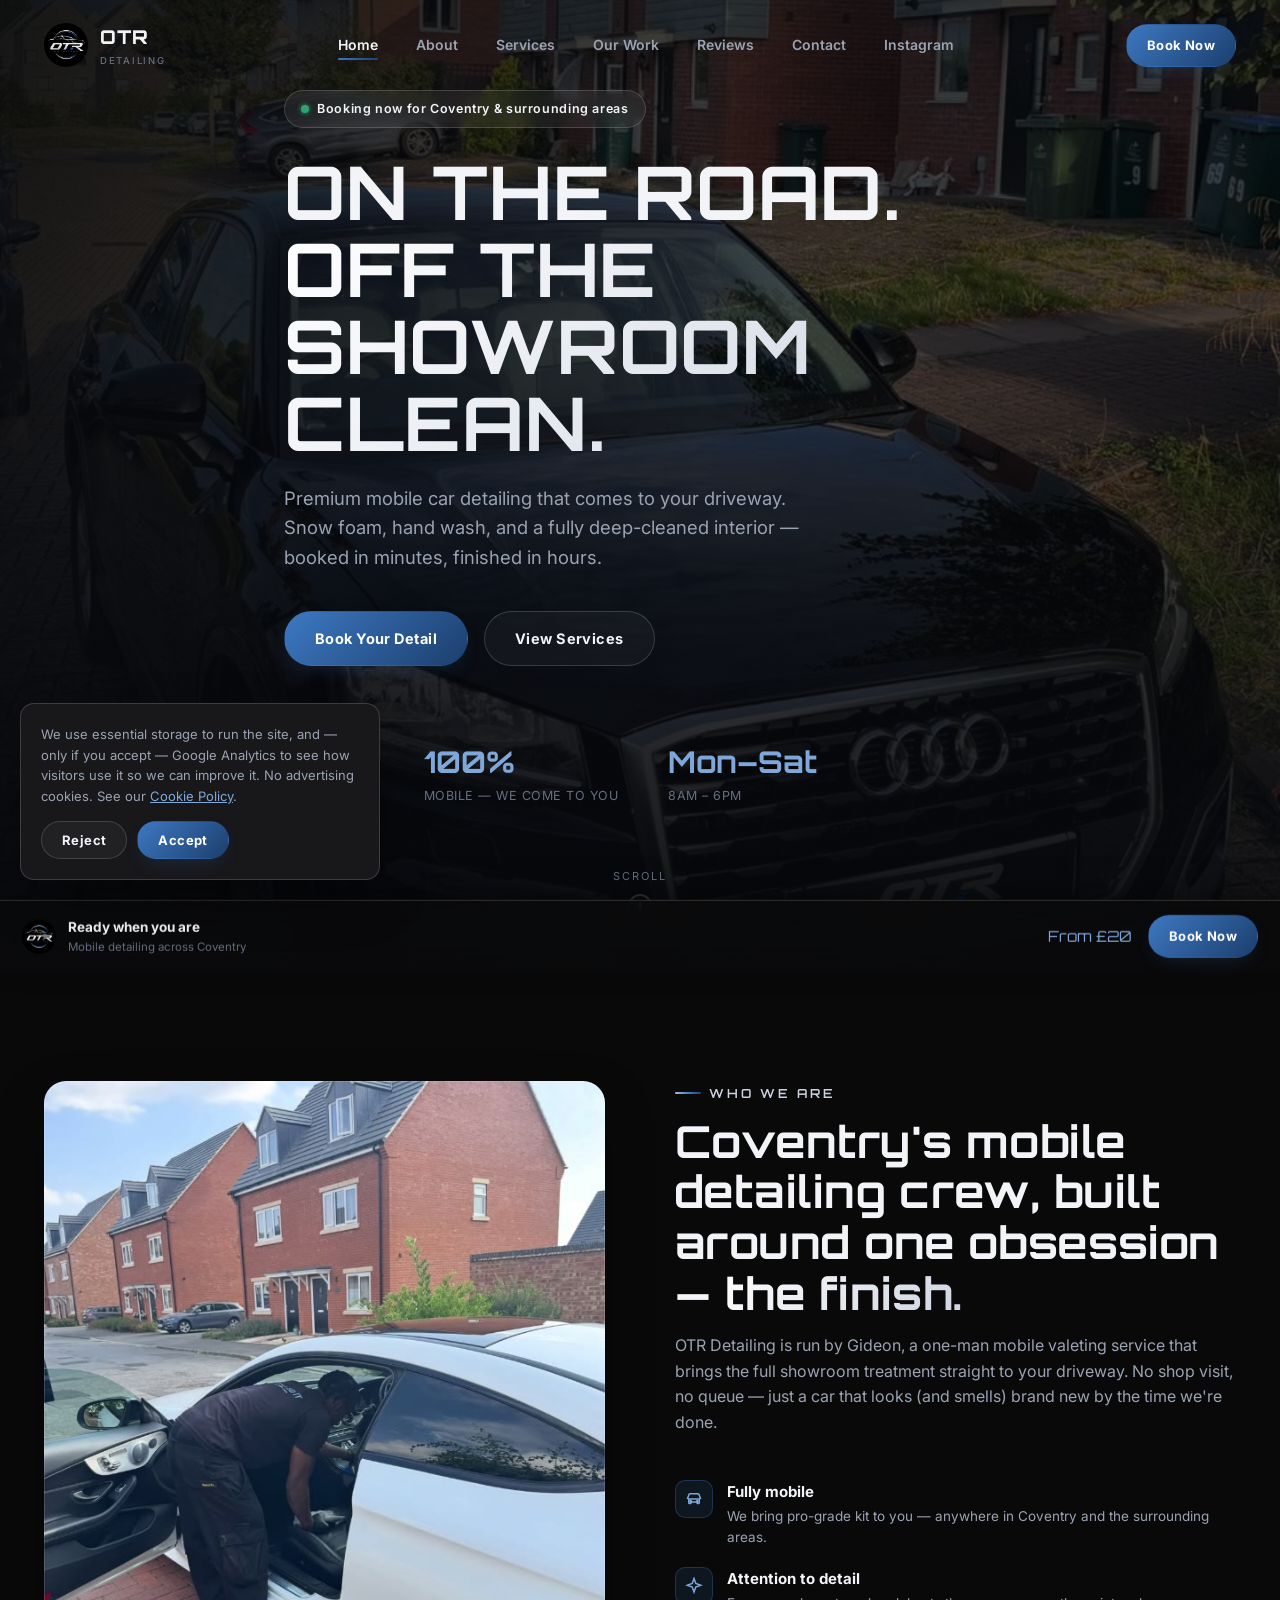
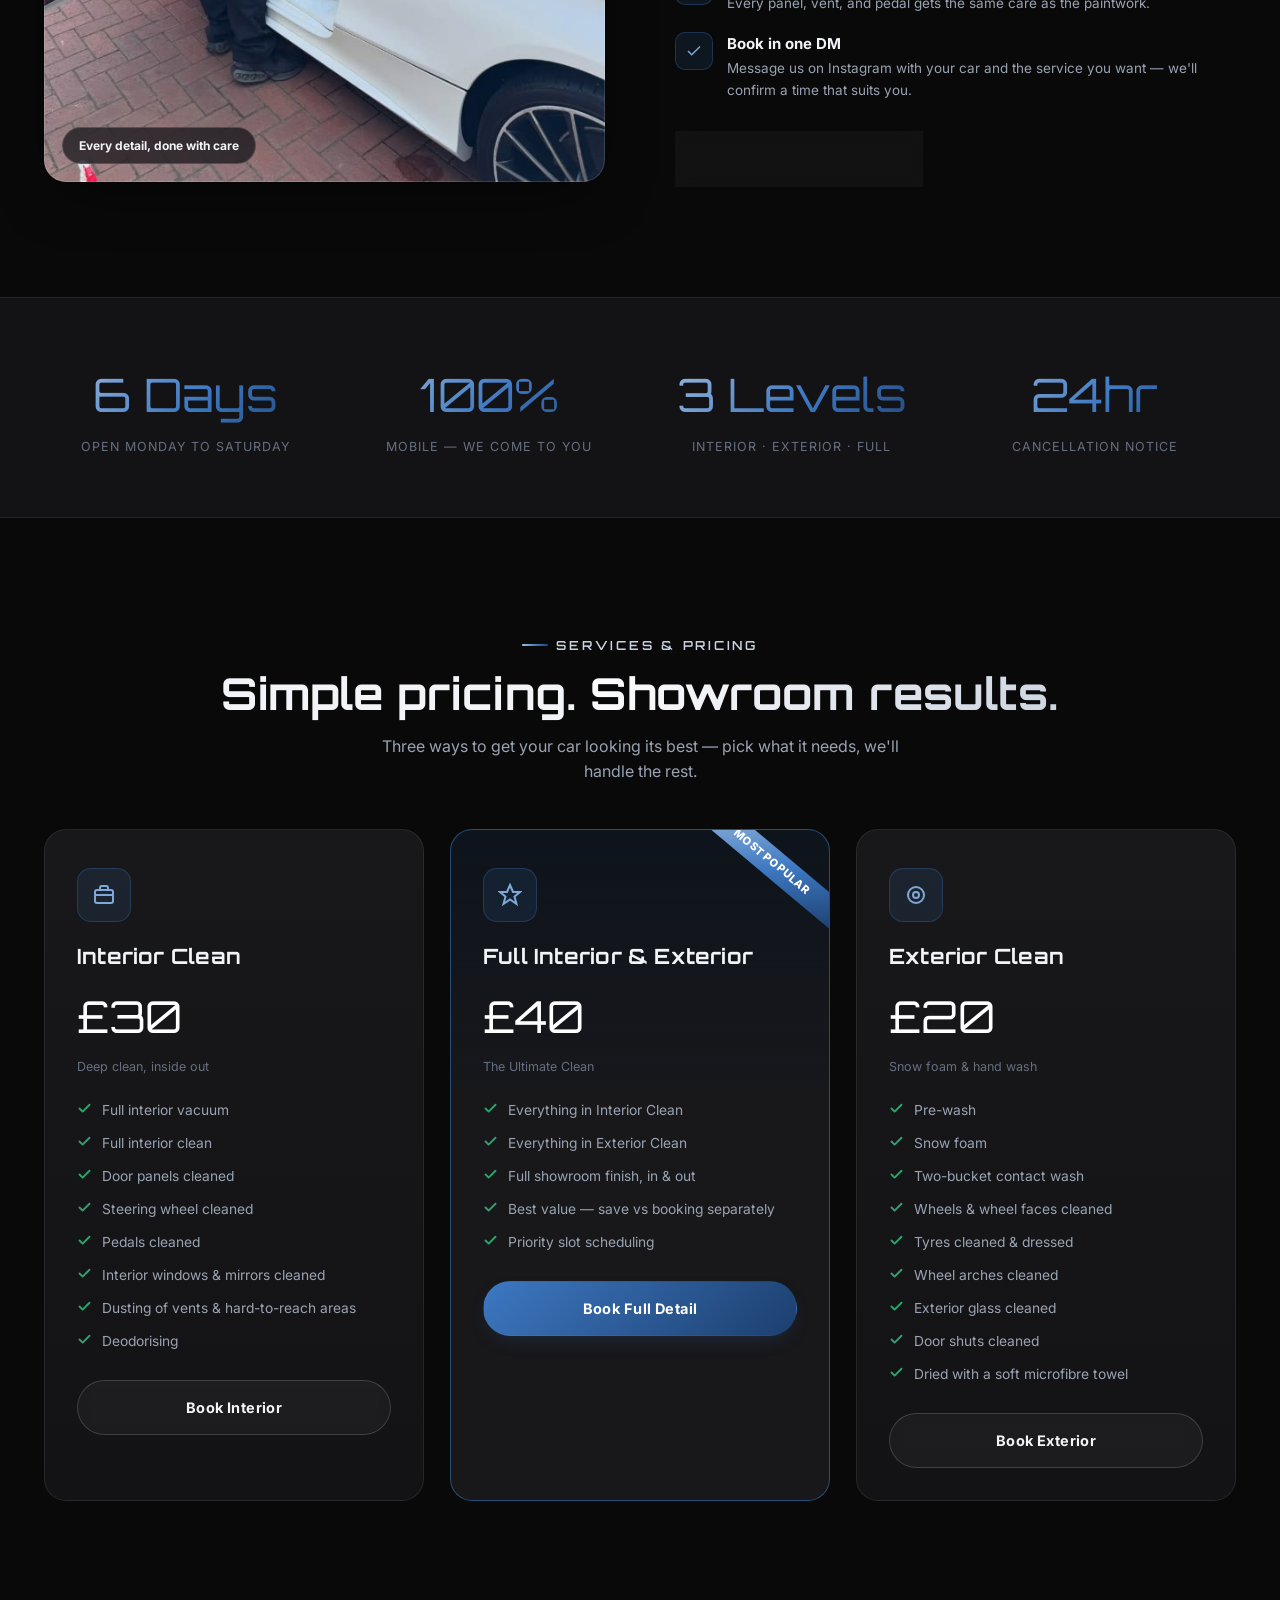
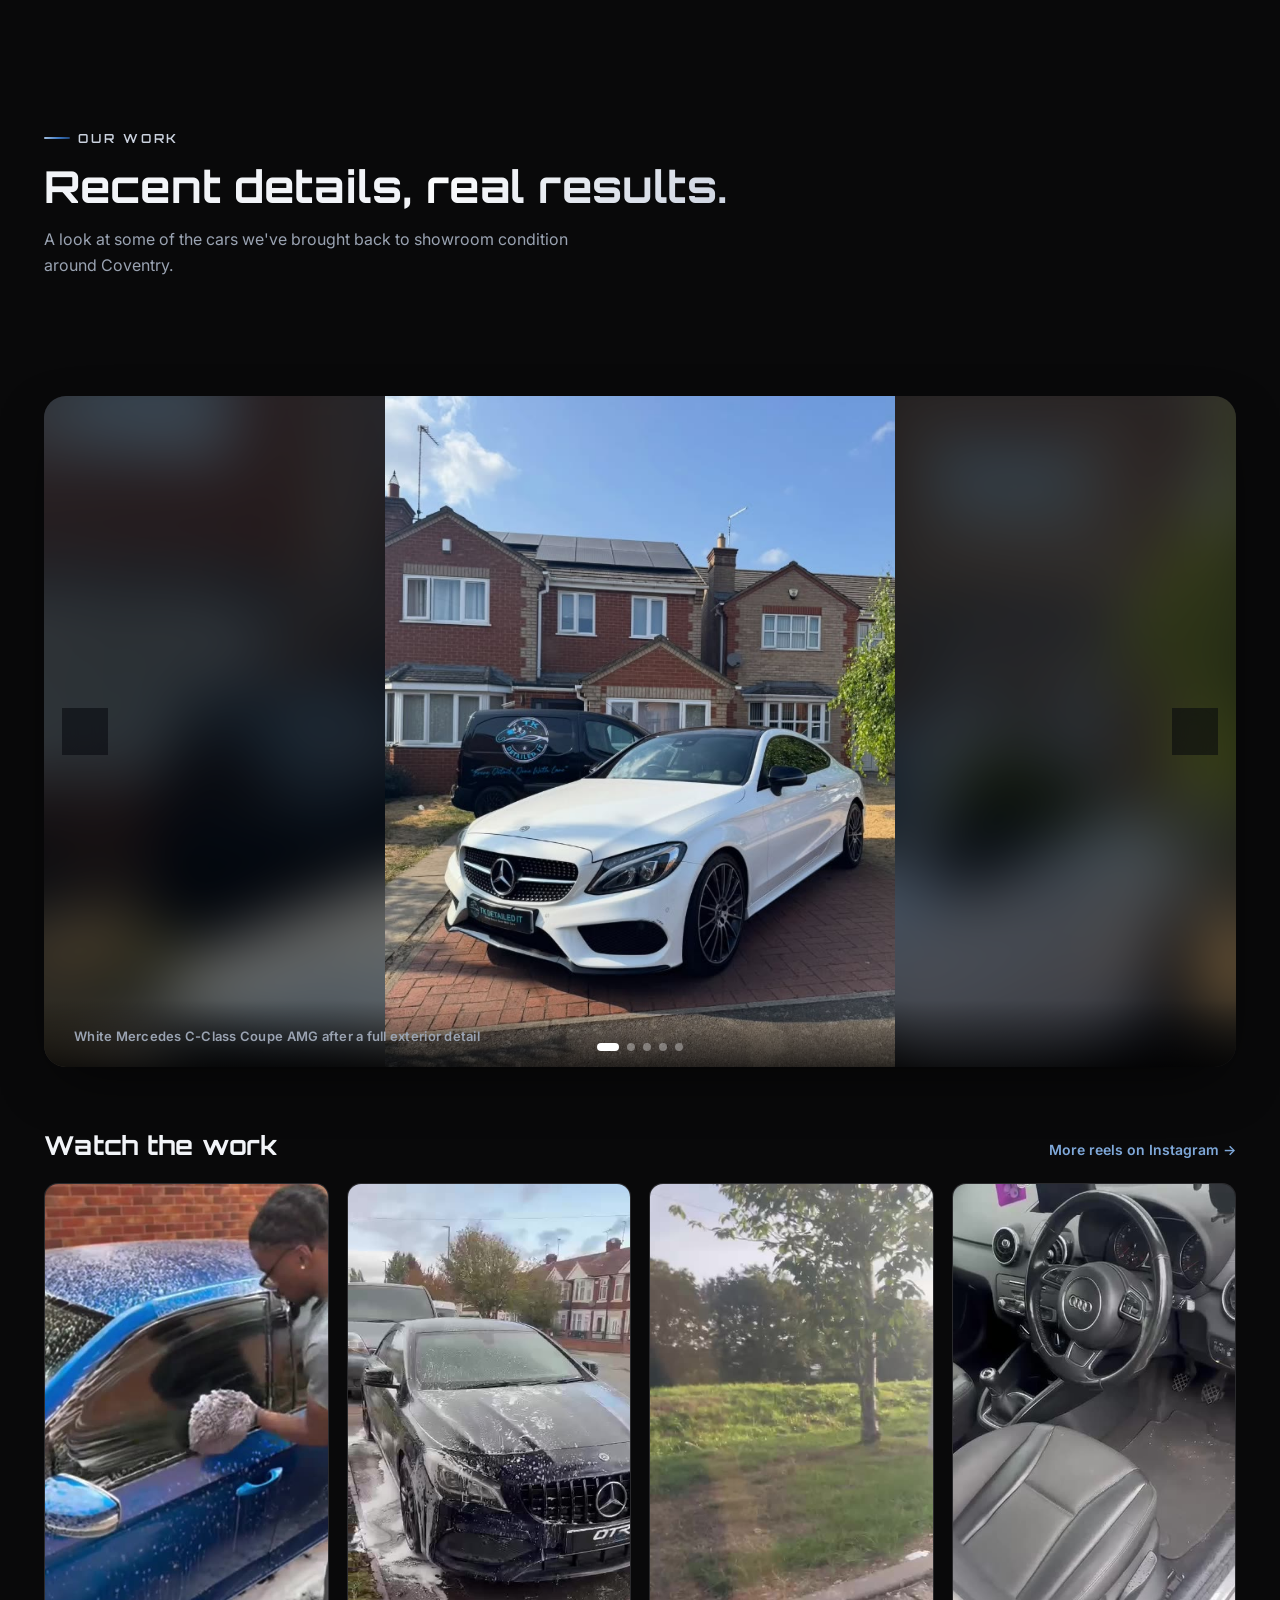
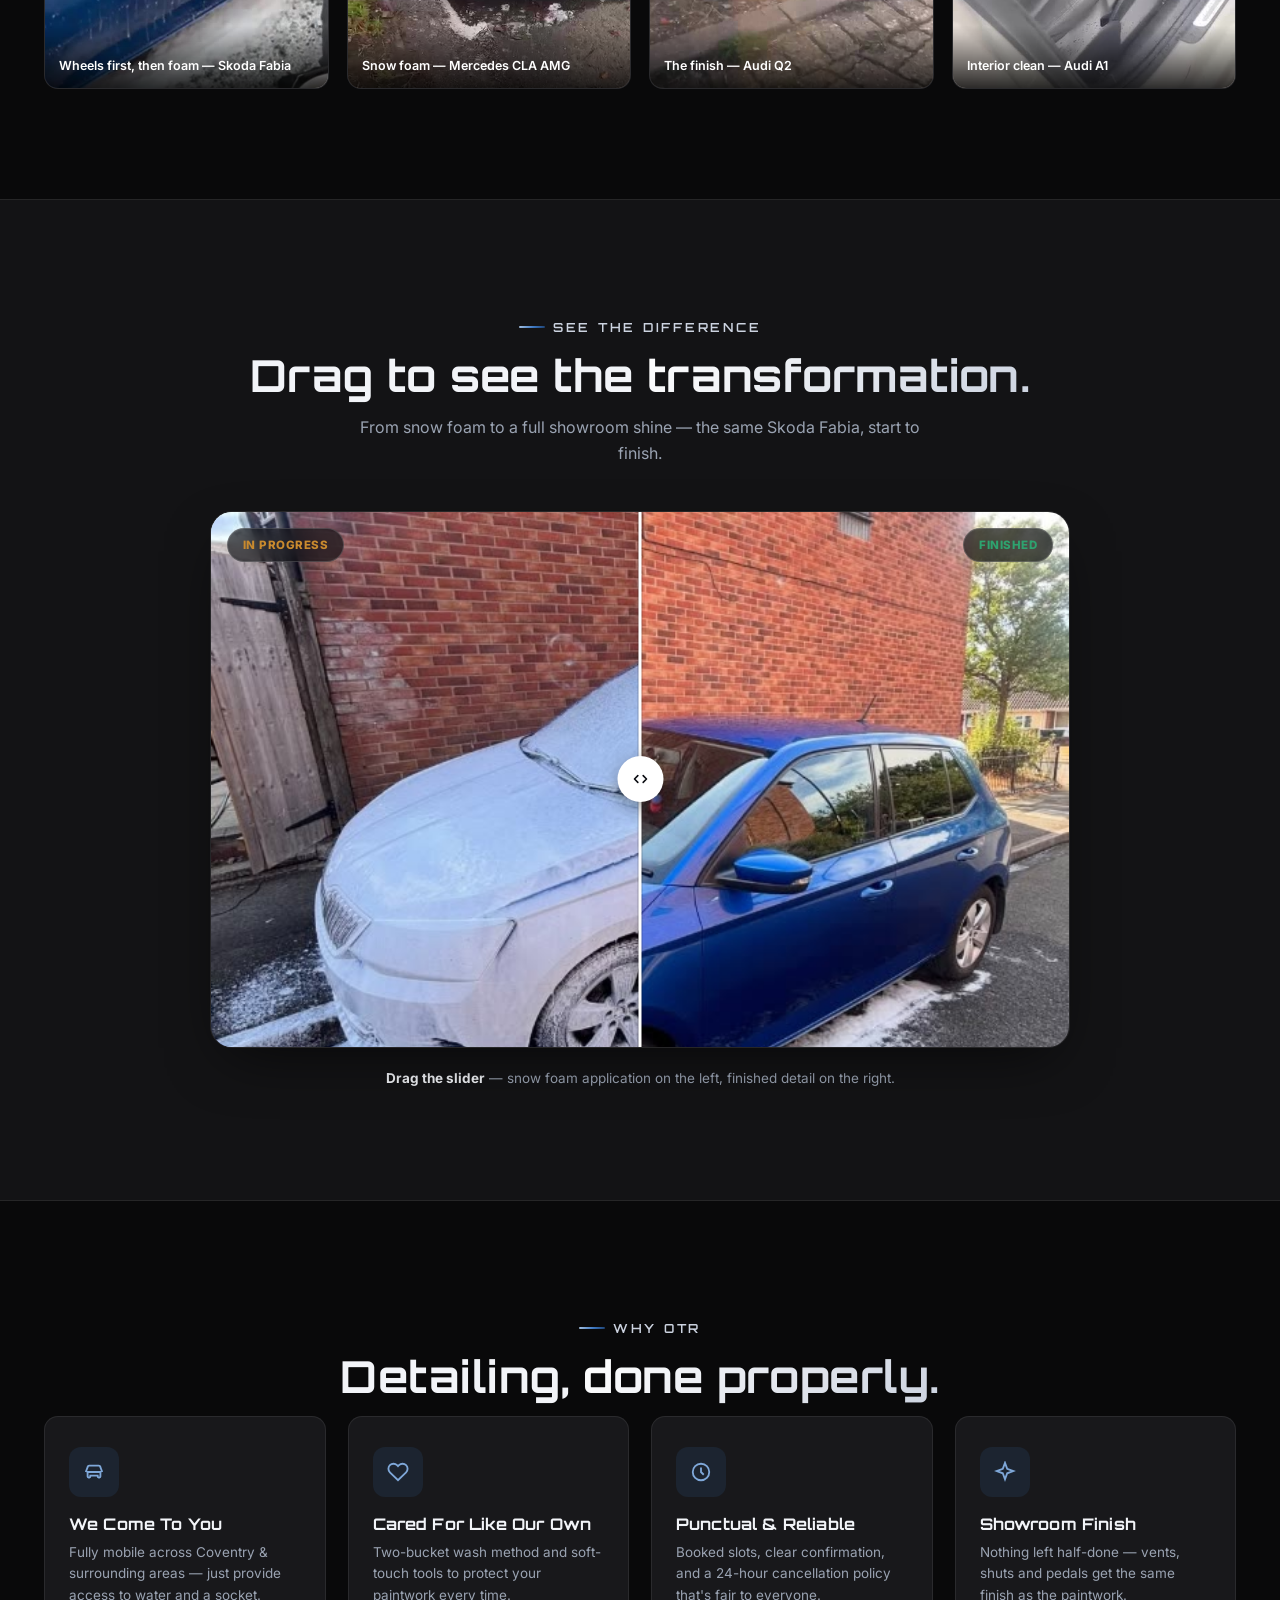
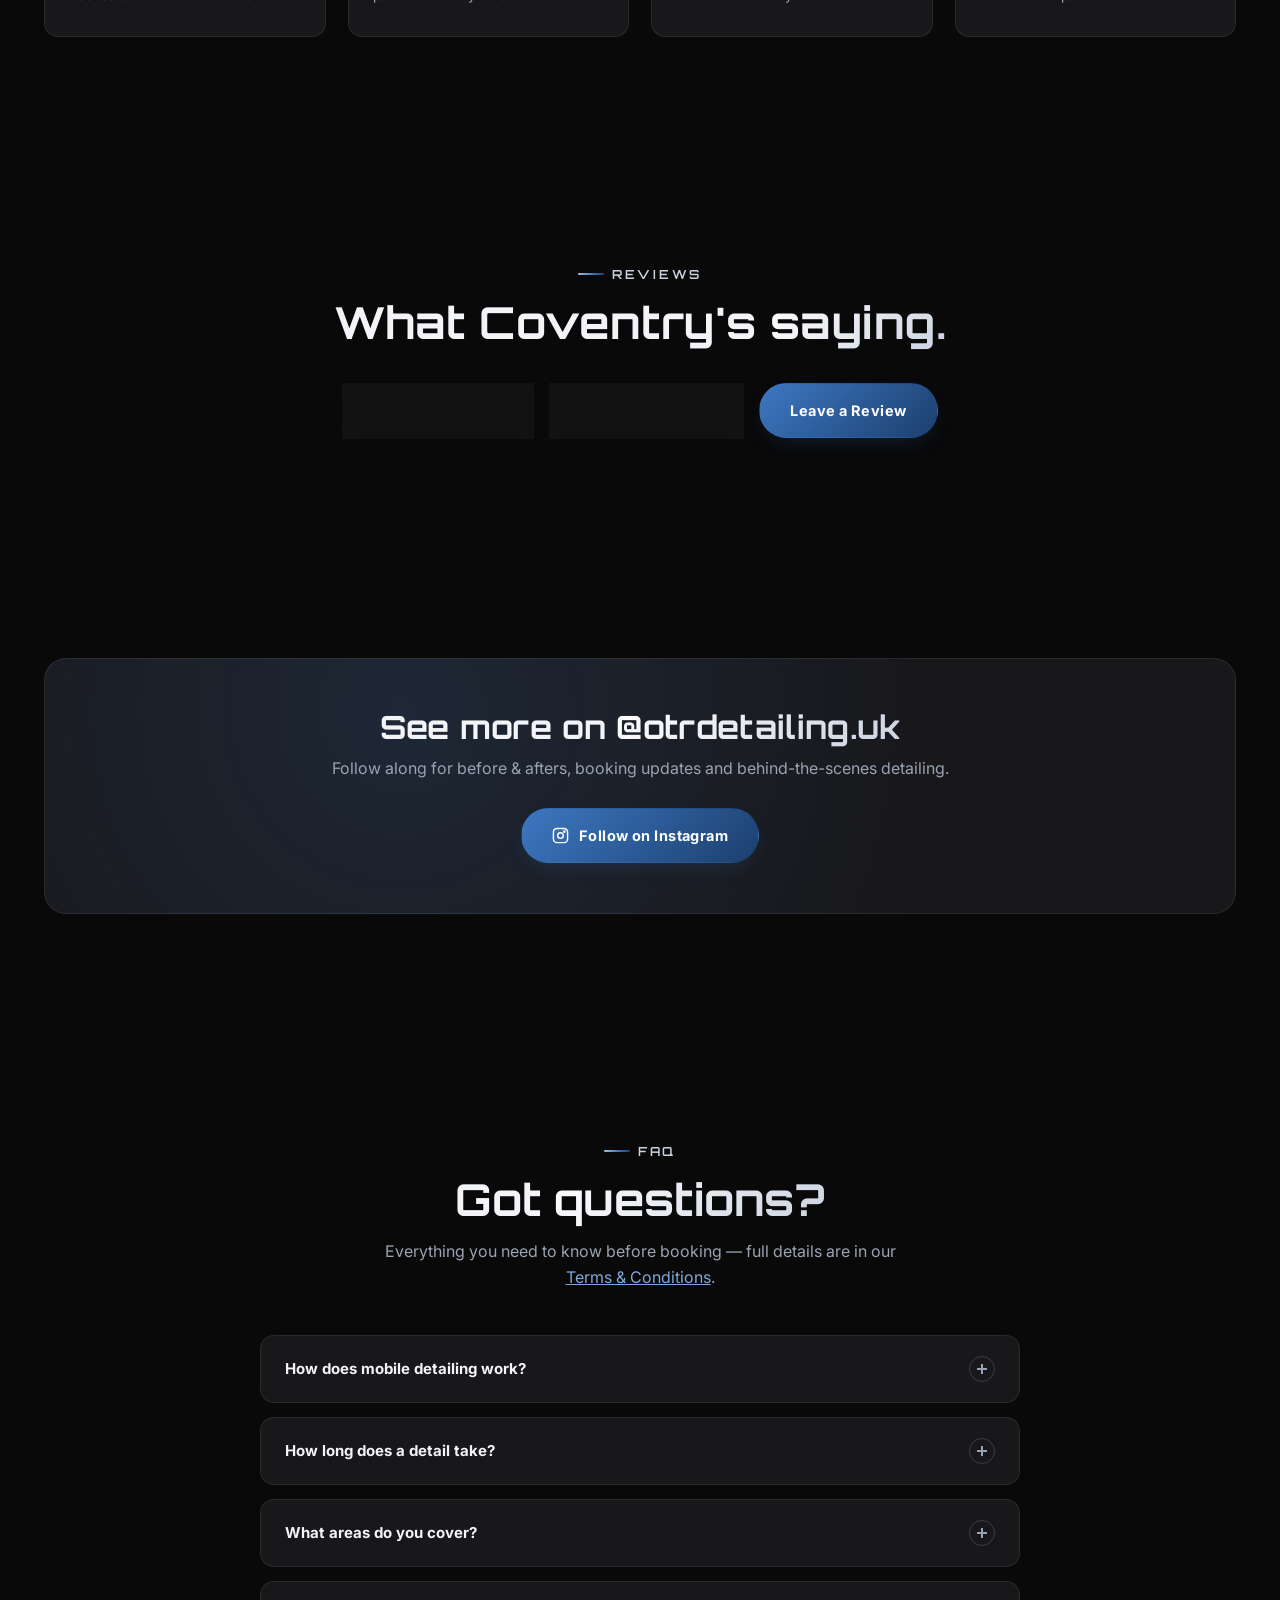
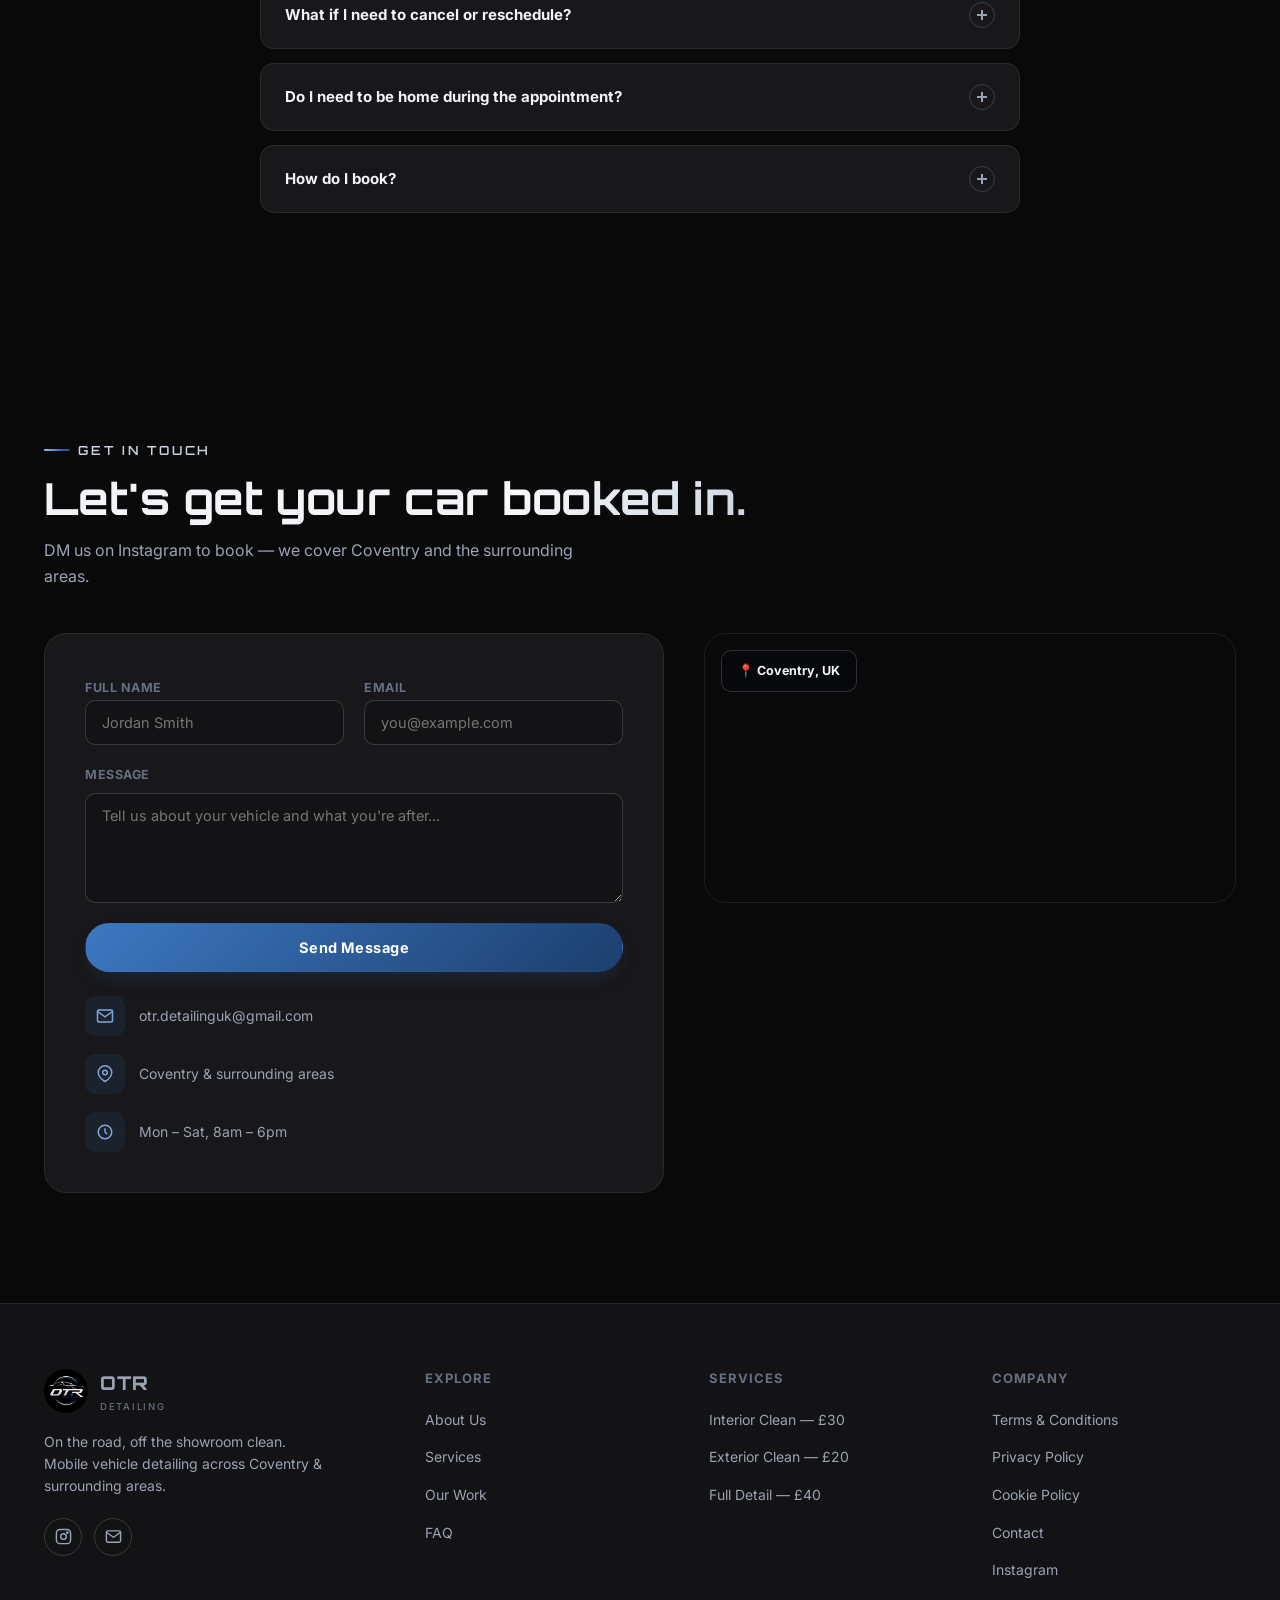
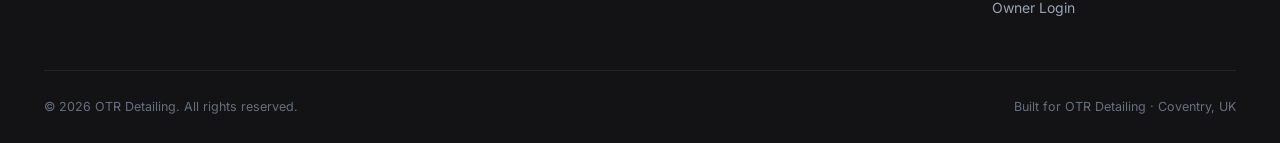
<file: index.html>
<!DOCTYPE html>
<html lang="en">
<head>
<meta charset="UTF-8">
<meta name="viewport" content="width=device-width, initial-scale=1.0">
<title>Mobile Car Valeting &amp; Detailing in Coventry | OTR Detailing</title>
<meta name="description" content="Mobile car valeting and detailing across Coventry — we come to your driveway. Exterior from £20, interior £30, full detail £40. DM us on Instagram to book.">
<link rel="canonical" href="https://www.otrdetailinguk.com/">
<meta name="theme-color" content="#09090a">
<meta property="og:type" content="website">
<meta property="og:site_name" content="OTR Detailing">
<meta property="og:locale" content="en_GB">
<meta property="og:title" content="OTR Detailing — Mobile Car Detailing in Coventry">
<meta property="og:description" content="On the road, off the showroom clean. Snow foam, hand wash and full interior cleans at your door. DM us on Instagram to book.">
<meta property="og:url" content="https://www.otrdetailinguk.com/">
<meta property="og:image" content="https://www.otrdetailinguk.com/assets/images/og-image.jpg">
<meta property="og:image:width" content="1200">
<meta property="og:image:height" content="630">
<meta name="twitter:card" content="summary_large_image">
<link rel="icon" href="assets/images/favicon-32.png" type="image/png" sizes="32x32">
<link rel="apple-touch-icon" href="assets/images/apple-touch-icon.png">
<link rel="preload" as="image" href="assets/images/audi-q2-front.jpg" fetchpriority="high">
<link rel="preconnect" href="https://fonts.googleapis.com">
<link rel="preconnect" href="https://fonts.gstatic.com" crossorigin>
<link href="https://fonts.googleapis.com/css2?family=Orbitron:wght@600;700;800;900&family=Inter:wght@400;500;600;700;800&display=swap" rel="stylesheet">
<link rel="stylesheet" href="css/styles.css?v=12">
<script type="application/ld+json">
{
  "@context": "https://schema.org",
  "@type": "AutoWash",
  "@id": "https://www.otrdetailinguk.com/#business",
  "name": "OTR Detailing",
  "alternateName": "On The Road Detailing",
  "slogan": "On the road, off the showroom clean",
  "description": "Mobile car valeting and detailing service covering Coventry and surrounding areas.",
  "url": "https://www.otrdetailinguk.com/",
  "image": "https://www.otrdetailinguk.com/assets/images/og-image.jpg",
  "logo": "https://www.otrdetailinguk.com/assets/images/icon-512.png",
  "email": "otr.detailinguk@gmail.com",
  "priceRange": "£20–£40",
  "currenciesAccepted": "GBP",
  "address": { "@type": "PostalAddress", "addressLocality": "Coventry", "addressRegion": "West Midlands", "addressCountry": "GB" },
  "areaServed": { "@type": "City", "name": "Coventry" },
  "openingHoursSpecification": [{
    "@type": "OpeningHoursSpecification",
    "dayOfWeek": ["Monday", "Tuesday", "Wednesday", "Thursday", "Friday", "Saturday"],
    "opens": "08:00", "closes": "18:00"
  }],
  "sameAs": ["https://www.instagram.com/otrdetailing.uk/"],
  "hasOfferCatalog": {
    "@type": "OfferCatalog",
    "name": "Mobile detailing services",
    "itemListElement": [
      { "@type": "Offer", "price": "20.00", "priceCurrency": "GBP", "itemOffered": { "@type": "Service", "name": "Exterior Clean", "description": "Snow foam, two-bucket hand wash, wheels, tyres and glass." } },
      { "@type": "Offer", "price": "30.00", "priceCurrency": "GBP", "itemOffered": { "@type": "Service", "name": "Interior Clean", "description": "Full vacuum, panels, steering wheel, pedals, glass and deodorising." } },
      { "@type": "Offer", "price": "40.00", "priceCurrency": "GBP", "itemOffered": { "@type": "Service", "name": "Full Interior & Exterior Detail", "description": "Everything inside and out." } }
    ]
  }
}
</script>
<script type="application/ld+json">
{
  "@context": "https://schema.org",
  "@type": "WebSite",
  "name": "OTR Detailing",
  "alternateName": "On The Road Detailing",
  "url": "https://www.otrdetailinguk.com/",
  "publisher": { "@id": "https://www.otrdetailinguk.com/#business" }
}
</script>
</head>
<body id="top">

<!-- ================= NAV ================= -->
<nav class="nav">
  <div class="container">
    <a href="index.html" class="brand">
      <img src="assets/images/logo.jpg" alt="OTR Detailing logo">
      <span class="brand-text">OTR<small>Detailing</small></span>
    </a>
    <ul class="nav-links">
      <li><a href="index.html" class="active">Home</a></li>
      <li><a href="about.html">About</a></li>
      <li><a href="index.html#services">Services</a></li>
      <li><a href="index.html#gallery">Our Work</a></li>
      <li><a href="reviews.html">Reviews</a></li>
      <li><a href="index.html#contact">Contact</a></li>
      <li><a href="https://www.instagram.com/otrdetailing.uk/" target="_blank" rel="noopener">Instagram</a></li>
      <li class="mobile-only"><a href="booking.html">Book Now</a></li>
    </ul>
    <div class="nav-actions">
      <a href="booking.html" class="btn btn-primary btn-sm desktop-only">Book Now</a>
      <button class="nav-toggle" aria-label="Menu"><span></span><span></span><span></span></button>
    </div>
  </div>
</nav>

<!-- ================= HERO ================= -->
<header class="hero">
  <div class="hero-slides" aria-hidden="true">
    <img class="hero-slide active" src="assets/images/audi-q2-front.jpg" alt="" style="--pos:50% 66%" fetchpriority="high">
    <img class="hero-slide" src="assets/images/ibiza-blue-front.jpg" alt="" style="--pos:50% 62%" loading="lazy">
    <img class="hero-slide" src="assets/images/fiesta-grey-foam.jpg" alt="" style="--pos:50% 48%" loading="lazy">
    <img class="hero-slide" src="assets/images/mercedes-wheel.jpg" alt="" style="--pos:50% 66%" loading="lazy">
    <img class="hero-slide" src="assets/images/mercedes-dash.jpg" alt="" style="--pos:50% 55%" loading="lazy">
  </div>
  <div class="hero-overlay"></div>
  <div class="container hero-content">
    <div class="hero-badge"><span class="dot"></span> Booking now for Coventry &amp; surrounding areas</div>
    <h1>ON THE ROAD.<span class="line2 gradient-text">OFF THE SHOWROOM CLEAN.</span></h1>
    <p>Premium mobile car detailing that comes to your driveway. Snow foam, hand wash, and a fully deep-cleaned interior — booked in minutes, finished in hours.</p>
    <div class="hero-ctas">
      <a href="booking.html" class="btn btn-primary">Book Your Detail</a>
      <a href="#services" class="btn btn-ghost">View Services</a>
    </div>
    <div class="hero-stats">
      <div class="stat"><b>£<span data-price-num="exterior">20</span></b><span>Prices From</span></div>
      <div class="stat"><b><span data-count="100" data-suffix="%">0</span></b><span>Mobile — We Come To You</span></div>
      <div class="stat"><b>Mon–Sat</b><span>8am – 6pm</span></div>
    </div>
  </div>
  <div class="scroll-cue"><span>Scroll</span><div class="wheel"></div></div>
</header>

<!-- ================= ABOUT TEASER ================= -->
<section id="about-teaser">
  <div class="container split">
    <div class="reveal-scale">
      <div class="media-frame">
        <img src="assets/images/mercedes-4.jpg" alt="Gideon detailing the interior of a Mercedes C-Class" loading="lazy">
        <span class="frame-tag">Every detail, done with care</span>
      </div>
    </div>
    <div class="reveal">
      <div class="eyebrow">Who we are</div>
      <h2 class="section-title">Coventry's mobile detailing crew, built around one obsession — <span>the finish.</span></h2>
      <p class="section-sub mt-0">OTR Detailing is run by Gideon, a one-man mobile valeting service that brings the full showroom treatment straight to your driveway. No shop visit, no queue — just a car that looks (and smells) brand new by the time we're done.</p>
      <ul class="feature-list">
        <li>
          <span class="ico">
            <svg width="18" height="18" viewBox="0 0 24 24" fill="none" stroke="currentColor" stroke-width="2"><path d="M3 12l2-5a2 2 0 012-2h10a2 2 0 012 2l2 5M5 12h14v5a1 1 0 01-1 1h-1a1 1 0 01-1-1v-1H8v1a1 1 0 01-1 1H6a1 1 0 01-1-1v-5z"/><circle cx="7.5" cy="15" r="1"/><circle cx="16.5" cy="15" r="1"/></svg>
          </span>
          <div><strong>Fully mobile</strong><p>We bring pro-grade kit to you — anywhere in Coventry and the surrounding areas.</p></div>
        </li>
        <li>
          <span class="ico">
            <svg width="18" height="18" viewBox="0 0 24 24" fill="none" stroke="currentColor" stroke-width="2"><path d="M12 2l2.4 6.6L21 11l-6.6 2.4L12 20l-2.4-6.6L3 11l6.6-2.4L12 2z"/></svg>
          </span>
          <div><strong>Attention to detail</strong><p>Every panel, vent, and pedal gets the same care as the paintwork.</p></div>
        </li>
        <li>
          <span class="ico">
            <svg width="18" height="18" viewBox="0 0 24 24" fill="none" stroke="currentColor" stroke-width="2"><path d="M20 6L9 17l-5-5"/></svg>
          </span>
          <div><strong>Book in one DM</strong><p>Message us on Instagram with your car and the service you want — we'll confirm a time that suits you.</p></div>
        </li>
      </ul>
      <div style="margin-top:30px">
        <a href="about.html" class="btn btn-ghost">Meet Gideon &amp; Our Story</a>
      </div>
    </div>
  </div>
</section>

<!-- ================= STATS STRIP ================= -->
<div class="stats-strip">
  <div class="container stats-grid">
    <div class="reveal"><div class="num" data-count="6" data-suffix=" Days">0</div><div class="lbl">Open Monday to Saturday</div></div>
    <div class="reveal"><div class="num" data-count="100" data-suffix="%">0</div><div class="lbl">Mobile — We Come To You</div></div>
    <div class="reveal"><div class="num" data-count="3" data-suffix=" Levels">0</div><div class="lbl">Interior · Exterior · Full</div></div>
    <div class="reveal"><div class="num" data-count="24" data-suffix="hr">0</div><div class="lbl">Cancellation Notice</div></div>
  </div>
</div>

<!-- ================= SERVICES ================= -->
<section id="services">
  <div class="container">
    <div class="section-head center reveal">
      <div class="eyebrow" style="justify-content:center">Services &amp; Pricing</div>
      <h2 class="section-title">Simple pricing. <span>Showroom results.</span></h2>
      <p class="section-sub">Three ways to get your car looking its best — pick what it needs, we'll handle the rest.</p>
    </div>

    <div class="services-grid stagger">
      <div class="price-card reveal">
        <div class="icon-badge">
          <svg width="24" height="24" viewBox="0 0 24 24" fill="none" stroke="currentColor" stroke-width="2"><rect x="3" y="7" width="18" height="13" rx="2"/><path d="M8 7V5a2 2 0 012-2h4a2 2 0 012 2v2M3 12h18"/></svg>
        </div>
        <h3>Interior Clean</h3>
        <div class="price" data-price-for="interior">£30</div>
        <div class="price-note">Deep clean, inside out</div>
        <ul>
          <li><svg width="15" height="15" viewBox="0 0 24 24" fill="none" stroke="currentColor" stroke-width="3" stroke-linecap="round" stroke-linejoin="round"><path d="M20 6L9 17l-5-5"/></svg>Full interior vacuum</li>
          <li><svg width="15" height="15" viewBox="0 0 24 24" fill="none" stroke="currentColor" stroke-width="3" stroke-linecap="round" stroke-linejoin="round"><path d="M20 6L9 17l-5-5"/></svg>Full interior clean</li>
          <li><svg width="15" height="15" viewBox="0 0 24 24" fill="none" stroke="currentColor" stroke-width="3" stroke-linecap="round" stroke-linejoin="round"><path d="M20 6L9 17l-5-5"/></svg>Door panels cleaned</li>
          <li><svg width="15" height="15" viewBox="0 0 24 24" fill="none" stroke="currentColor" stroke-width="3" stroke-linecap="round" stroke-linejoin="round"><path d="M20 6L9 17l-5-5"/></svg>Steering wheel cleaned</li>
          <li><svg width="15" height="15" viewBox="0 0 24 24" fill="none" stroke="currentColor" stroke-width="3" stroke-linecap="round" stroke-linejoin="round"><path d="M20 6L9 17l-5-5"/></svg>Pedals cleaned</li>
          <li><svg width="15" height="15" viewBox="0 0 24 24" fill="none" stroke="currentColor" stroke-width="3" stroke-linecap="round" stroke-linejoin="round"><path d="M20 6L9 17l-5-5"/></svg>Interior windows &amp; mirrors cleaned</li>
          <li><svg width="15" height="15" viewBox="0 0 24 24" fill="none" stroke="currentColor" stroke-width="3" stroke-linecap="round" stroke-linejoin="round"><path d="M20 6L9 17l-5-5"/></svg>Dusting of vents &amp; hard-to-reach areas</li>
          <li><svg width="15" height="15" viewBox="0 0 24 24" fill="none" stroke="currentColor" stroke-width="3" stroke-linecap="round" stroke-linejoin="round"><path d="M20 6L9 17l-5-5"/></svg>Deodorising</li>
        </ul>
        <a href="booking.html?service=interior" class="btn btn-ghost btn-block">Book Interior</a>
      </div>

      <div class="price-card featured reveal">
        <div class="ribbon">Most Popular</div>
        <div class="icon-badge">
          <svg width="24" height="24" viewBox="0 0 24 24" fill="none" stroke="currentColor" stroke-width="2"><path d="M12 2l3 7h7l-5.5 4.5L18.5 21 12 16.5 5.5 21l2-7.5L2 9h7z"/></svg>
        </div>
        <h3>Full Interior &amp; Exterior</h3>
        <div class="price" data-price-for="full">£40</div>
        <div class="price-note">The Ultimate Clean</div>
        <ul>
          <li><svg width="15" height="15" viewBox="0 0 24 24" fill="none" stroke="currentColor" stroke-width="3" stroke-linecap="round" stroke-linejoin="round"><path d="M20 6L9 17l-5-5"/></svg>Everything in Interior Clean</li>
          <li><svg width="15" height="15" viewBox="0 0 24 24" fill="none" stroke="currentColor" stroke-width="3" stroke-linecap="round" stroke-linejoin="round"><path d="M20 6L9 17l-5-5"/></svg>Everything in Exterior Clean</li>
          <li><svg width="15" height="15" viewBox="0 0 24 24" fill="none" stroke="currentColor" stroke-width="3" stroke-linecap="round" stroke-linejoin="round"><path d="M20 6L9 17l-5-5"/></svg>Full showroom finish, in &amp; out</li>
          <li><svg width="15" height="15" viewBox="0 0 24 24" fill="none" stroke="currentColor" stroke-width="3" stroke-linecap="round" stroke-linejoin="round"><path d="M20 6L9 17l-5-5"/></svg>Best value — save vs booking separately</li>
          <li><svg width="15" height="15" viewBox="0 0 24 24" fill="none" stroke="currentColor" stroke-width="3" stroke-linecap="round" stroke-linejoin="round"><path d="M20 6L9 17l-5-5"/></svg>Priority slot scheduling</li>
        </ul>
        <a href="booking.html?service=full" class="btn btn-primary btn-block">Book Full Detail</a>
      </div>

      <div class="price-card reveal">
        <div class="icon-badge">
          <svg width="24" height="24" viewBox="0 0 24 24" fill="none" stroke="currentColor" stroke-width="2"><circle cx="12" cy="12" r="3"/><path d="M4 12a8 8 0 0016 0M4 12a8 8 0 0116-0"/></svg>
        </div>
        <h3>Exterior Clean</h3>
        <div class="price" data-price-for="exterior">£20</div>
        <div class="price-note">Snow foam &amp; hand wash</div>
        <ul>
          <li><svg width="15" height="15" viewBox="0 0 24 24" fill="none" stroke="currentColor" stroke-width="3" stroke-linecap="round" stroke-linejoin="round"><path d="M20 6L9 17l-5-5"/></svg>Pre-wash</li>
          <li><svg width="15" height="15" viewBox="0 0 24 24" fill="none" stroke="currentColor" stroke-width="3" stroke-linecap="round" stroke-linejoin="round"><path d="M20 6L9 17l-5-5"/></svg>Snow foam</li>
          <li><svg width="15" height="15" viewBox="0 0 24 24" fill="none" stroke="currentColor" stroke-width="3" stroke-linecap="round" stroke-linejoin="round"><path d="M20 6L9 17l-5-5"/></svg>Two-bucket contact wash</li>
          <li><svg width="15" height="15" viewBox="0 0 24 24" fill="none" stroke="currentColor" stroke-width="3" stroke-linecap="round" stroke-linejoin="round"><path d="M20 6L9 17l-5-5"/></svg>Wheels &amp; wheel faces cleaned</li>
          <li><svg width="15" height="15" viewBox="0 0 24 24" fill="none" stroke="currentColor" stroke-width="3" stroke-linecap="round" stroke-linejoin="round"><path d="M20 6L9 17l-5-5"/></svg>Tyres cleaned &amp; dressed</li>
          <li><svg width="15" height="15" viewBox="0 0 24 24" fill="none" stroke="currentColor" stroke-width="3" stroke-linecap="round" stroke-linejoin="round"><path d="M20 6L9 17l-5-5"/></svg>Wheel arches cleaned</li>
          <li><svg width="15" height="15" viewBox="0 0 24 24" fill="none" stroke="currentColor" stroke-width="3" stroke-linecap="round" stroke-linejoin="round"><path d="M20 6L9 17l-5-5"/></svg>Exterior glass cleaned</li>
          <li><svg width="15" height="15" viewBox="0 0 24 24" fill="none" stroke="currentColor" stroke-width="3" stroke-linecap="round" stroke-linejoin="round"><path d="M20 6L9 17l-5-5"/></svg>Door shuts cleaned</li>
          <li><svg width="15" height="15" viewBox="0 0 24 24" fill="none" stroke="currentColor" stroke-width="3" stroke-linecap="round" stroke-linejoin="round"><path d="M20 6L9 17l-5-5"/></svg>Dried with a soft microfibre towel</li>
        </ul>
        <a href="booking.html?service=exterior" class="btn btn-ghost btn-block">Book Exterior</a>
      </div>
    </div>
  </div>
</section>

<!-- ================= GALLERY ================= -->
<section id="gallery">
  <div class="container" data-showcase>
    <div class="section-head reveal">
      <div class="eyebrow">Our Work</div>
      <h2 class="section-title">Recent details, <span>real results.</span></h2>
      <p class="section-sub">A look at some of the cars we've brought back to showroom condition around Coventry.</p>
    </div>

    <div class="car-tabs reveal">
      <button class="car-tab active" data-images='[
        {"src":"assets/images/mercedes-1.jpg","alt":"White Mercedes C-Class Coupe AMG after a full exterior detail"},
        {"src":"assets/images/mercedes-wheel.jpg","alt":"Mercedes C-Class Coupe AMG alloy wheel and rear quarter, cleaned and dressed"},
        {"src":"assets/images/mercedes-dash.jpg","alt":"Mercedes C-Class AMG dashboard and centre console after an interior clean"},
        {"src":"assets/images/mercedes-cabin.jpg","alt":"Mercedes C-Class cabin, leather seats and dash fully detailed"},
        {"src":"assets/images/mercedes-4.jpg","alt":"Gideon deep-cleaning the Mercedes C-Class interior"}
      ]'>Mercedes C-Class</button>
      <button class="car-tab" data-images='[
        {"src":"assets/images/ibiza-blue-front.jpg","alt":"Blue Seat Ibiza FR after a full exterior detail, glossy paintwork"},
        {"src":"assets/images/ibiza-blue-interior.jpg","alt":"Seat Ibiza FR interior, seats and dash cleaned"}
      ]'>Seat Ibiza FR</button>
      <button class="car-tab" data-images='[
        {"src":"assets/images/fiesta-grey-foam.jpg","alt":"Grey Ford Fiesta covered in snow foam pre-wash"},
        {"src":"assets/images/fiesta-grey-front.jpg","alt":"Grey Ford Fiesta front end after a full exterior clean"},
        {"src":"assets/images/fiesta-grey-side.jpg","alt":"Grey Ford Fiesta side profile, paintwork gleaming"}
      ]'>Ford Fiesta</button>
      <button class="car-tab" data-images='[
        {"src":"assets/images/ibiza-grey-rear.jpg","alt":"Grey Seat Ibiza FR rear after an exterior detail"},
        {"src":"assets/images/seat-1.jpg","alt":"Grey Seat Ibiza front end, glossy paintwork"},
        {"src":"assets/images/seat-2.jpg","alt":"Grey Seat Ibiza side profile after a full detail"}
      ]'>Ibiza FR · Grey</button>
      <button class="car-tab" data-images='[
        {"src":"assets/images/skoda-2.jpg","alt":"Skoda Fabia after a full exterior detail, deep blue finish"},
        {"src":"assets/images/skoda-1.jpg","alt":"Skoda Fabia covered in snow foam pre-wash"},
        {"src":"assets/images/skoda-3.jpg","alt":"Skoda Fabia rear three-quarter, glass and paintwork detailed"},
        {"src":"assets/images/skoda-4.jpg","alt":"Skoda Fabia alloy wheel cleaned and dressed"}
      ]'>Skoda Fabia</button>
    </div>

    <div class="carousel reveal-scale">
      <div class="carousel-track-wrap">
        <div class="carousel-track"></div>
        <button class="carousel-arrow prev" aria-label="Previous">
          <svg width="18" height="18" viewBox="0 0 24 24" fill="none" stroke="currentColor" stroke-width="2.4"><path d="M15 18l-6-6 6-6"/></svg>
        </button>
        <button class="carousel-arrow next" aria-label="Next">
          <svg width="18" height="18" viewBox="0 0 24 24" fill="none" stroke="currentColor" stroke-width="2.4"><path d="M9 18l6-6-6-6"/></svg>
        </button>
        <div class="carousel-dots"></div>
      </div>
    </div>

    <div class="reels-head reveal">
      <h3>Watch the work</h3>
      <a href="https://www.instagram.com/otrdetailing.uk/" target="_blank" rel="noopener" class="reels-link">More reels on Instagram →</a>
    </div>
    <div class="reels-grid stagger">
      <figure class="reel">
        <video muted loop playsinline preload="none" poster="assets/video/reels/skoda-wash.jpg" aria-label="Skoda Fabia wheels, snow foam and hand wash">
          <source src="assets/video/reels/skoda-wash.mp4" type="video/mp4">
        </video>
        <figcaption>Wheels first, then foam — Skoda Fabia</figcaption>
      </figure>
      <figure class="reel">
        <video muted loop playsinline preload="none" poster="assets/video/reels/mercedes-cla-snow-foam.jpg" aria-label="Mercedes CLA AMG covered in snow foam">
          <source src="assets/video/reels/mercedes-cla-snow-foam.mp4" type="video/mp4">
        </video>
        <figcaption>Snow foam — Mercedes CLA AMG</figcaption>
      </figure>
      <figure class="reel">
        <video muted loop playsinline preload="none" poster="assets/video/reels/audi-q2-reveal.jpg" aria-label="Black Audi Q2 paintwork reveal after a wash">
          <source src="assets/video/reels/audi-q2-reveal.mp4" type="video/mp4">
        </video>
        <figcaption>The finish — Audi Q2</figcaption>
      </figure>
      <figure class="reel">
        <video muted loop playsinline preload="none" poster="assets/video/reels/audi-a1-interior.jpg" aria-label="Audi A1 interior walkthrough after an interior clean">
          <source src="assets/video/reels/audi-a1-interior.mp4" type="video/mp4">
        </video>
        <figcaption>Interior clean — Audi A1</figcaption>
      </figure>
    </div>
  </div>
</section>

<!-- ================= BEFORE / AFTER ================= -->
<section id="transform" style="background:var(--bg-alt);border-top:1px solid var(--line);border-bottom:1px solid var(--line)">
  <div class="container">
    <div class="section-head center reveal">
      <div class="eyebrow" style="justify-content:center">See The Difference</div>
      <h2 class="section-title">Drag to see the <span>transformation.</span></h2>
      <p class="section-sub" style="margin-left:auto;margin-right:auto">From snow foam to a full showroom shine — the same Skoda Fabia, start to finish.</p>
    </div>
    <div class="compare-wrap reveal-scale">
      <div class="compare-slider">
        <img class="compare-after" src="assets/images/skoda-2.jpg" alt="Skoda Fabia after full exterior detail, deep blue finish">
        <div class="compare-before-wrap">
          <img src="assets/images/skoda-1.jpg" alt="Skoda Fabia mid snow-foam wash">
        </div>
        <span class="compare-tag tag-before">In Progress</span>
        <span class="compare-tag tag-after">Finished</span>
        <div class="compare-handle">
          <div class="grip">
            <svg width="16" height="16" viewBox="0 0 24 24" fill="none" stroke="currentColor" stroke-width="2.4" stroke-linecap="round" stroke-linejoin="round"><path d="M8 7l-5 5 5 5M16 7l5 5-5 5"/></svg>
          </div>
        </div>
      </div>
      <p class="compare-caption"><strong>Drag the slider</strong> — snow foam application on the left, finished detail on the right.</p>
    </div>
  </div>
</section>

<!-- ================= WHY US ================= -->
<section id="why">
  <div class="container">
    <div class="section-head center reveal">
      <div class="eyebrow" style="justify-content:center">Why OTR</div>
      <h2 class="section-title">Detailing, <span>done properly.</span></h2>
    </div>
    <div class="why-grid stagger">
      <div class="why-card reveal">
        <div class="ico"><svg width="22" height="22" viewBox="0 0 24 24" fill="none" stroke="currentColor" stroke-width="2"><path d="M3 12l2-5a2 2 0 012-2h10a2 2 0 012 2l2 5M5 12h14v5a1 1 0 01-1 1h-1a1 1 0 01-1-1v-1H8v1a1 1 0 01-1 1H6a1 1 0 01-1-1v-5z"/></svg></div>
        <h4>We Come To You</h4>
        <p>Fully mobile across Coventry &amp; surrounding areas — just provide access to water and a socket.</p>
      </div>
      <div class="why-card reveal">
        <div class="ico"><svg width="22" height="22" viewBox="0 0 24 24" fill="none" stroke="currentColor" stroke-width="2"><path d="M20.84 4.61a5.5 5.5 0 00-7.78 0L12 5.67l-1.06-1.06a5.5 5.5 0 10-7.78 7.78L12 21l8.84-8.61a5.5 5.5 0 000-7.78z"/></svg></div>
        <h4>Cared For Like Our Own</h4>
        <p>Two-bucket wash method and soft-touch tools to protect your paintwork every time.</p>
      </div>
      <div class="why-card reveal">
        <div class="ico"><svg width="22" height="22" viewBox="0 0 24 24" fill="none" stroke="currentColor" stroke-width="2"><circle cx="12" cy="12" r="9"/><path d="M12 7v5l3 3"/></svg></div>
        <h4>Punctual &amp; Reliable</h4>
        <p>Booked slots, clear confirmation, and a 24-hour cancellation policy that's fair to everyone.</p>
      </div>
      <div class="why-card reveal">
        <div class="ico"><svg width="22" height="22" viewBox="0 0 24 24" fill="none" stroke="currentColor" stroke-width="2"><path d="M12 2l2.4 6.6L21 11l-6.6 2.4L12 20l-2.4-6.6L3 11l6.6-2.4L12 2z"/></svg></div>
        <h4>Showroom Finish</h4>
        <p>Nothing left half-done — vents, shuts and pedals get the same finish as the paintwork.</p>
      </div>
    </div>
  </div>
</section>

<!-- ================= REVIEWS ================= -->
<section id="reviews">
  <div class="container">
    <div class="section-head center reveal">
      <div class="eyebrow" style="justify-content:center">Reviews</div>
      <h2 class="section-title">What Coventry's <span>saying.</span></h2>
    </div>
    <div class="reviews-wrap" data-reviews-carousel hidden>
      <div class="reviews-track-wrap">
        <div class="reviews-track" data-reviews-list data-limit="10" data-variant="carousel"></div>
      </div>
      <button class="carousel-arrow prev" aria-label="Previous review"><svg width="20" height="20" viewBox="0 0 24 24" fill="none" stroke="currentColor" stroke-width="2.5" stroke-linecap="round" stroke-linejoin="round"><path d="M15 18l-6-6 6-6"/></svg></button>
      <button class="carousel-arrow next" aria-label="Next review"><svg width="20" height="20" viewBox="0 0 24 24" fill="none" stroke="currentColor" stroke-width="2.5" stroke-linecap="round" stroke-linejoin="round"><path d="M9 18l6-6-6-6"/></svg></button>
      <div class="reviews-dots"></div>
    </div>
    <div class="review-empty" data-reviews-empty hidden>
      <p>We're new to online reviews — had a detail with us? Be the first to leave one.</p>
    </div>
    <div class="center-btn-row reveal" style="margin-top:34px">
      <a href="reviews.html" class="btn btn-ghost">Read All Reviews</a>
      <a href="https://share.google/RBPLtZnrxyKcJtizj" class="btn btn-ghost" target="_blank" rel="noopener">See Us on Google</a>
      <a href="reviews.html#leave-review" class="btn btn-primary">Leave a Review</a>
    </div>
  </div>
</section>

<!-- ================= INSTAGRAM CTA ================= -->
<section id="instagram">
  <div class="container">
    <div class="insta-strip reveal-scale">
      <h3>See more on <span class="gradient-text">@otrdetailing.uk</span></h3>
      <p>Follow along for before &amp; afters, booking updates and behind-the-scenes detailing.</p>
      <a href="https://www.instagram.com/otrdetailing.uk/" target="_blank" rel="noopener" class="btn btn-primary">
        <svg width="17" height="17" viewBox="0 0 24 24" fill="none" stroke="currentColor" stroke-width="2"><rect x="2" y="2" width="20" height="20" rx="5"/><circle cx="12" cy="12" r="4"/><circle cx="17.5" cy="6.5" r="1"/></svg>
        Follow on Instagram
      </a>
    </div>
  </div>
</section>

<!-- ================= FAQ ================= -->
<section id="faq">
  <div class="container">
    <div class="section-head center reveal">
      <div class="eyebrow" style="justify-content:center">FAQ</div>
      <h2 class="section-title">Got <span>questions?</span></h2>
      <p class="section-sub">Everything you need to know before booking — full details are in our <a href="terms.html" style="color:var(--blue-light);text-decoration:underline">Terms &amp; Conditions</a>.</p>
    </div>
    <div class="faq-list">
      <div class="faq-item reveal">
        <button class="faq-q" type="button">How does mobile detailing work?<span class="plus"></span></button>
        <div class="faq-a-wrap"><div class="faq-a">We come straight to your home or workplace with everything we need. You'll just need to provide access to an outdoor water supply and, where necessary, an electrical socket.</div></div>
      </div>
      <div class="faq-item reveal">
        <button class="faq-q" type="button">How long does a detail take?<span class="plus"></span></button>
        <div class="faq-a-wrap"><div class="faq-a">An Exterior Clean usually takes around 45–60 minutes, an Interior Clean around 60–90 minutes, and a Full Interior &amp; Exterior detail typically takes 1.5–2.5 hours depending on the size and condition of your vehicle.</div></div>
      </div>
      <div class="faq-item reveal">
        <button class="faq-q" type="button">What areas do you cover?<span class="plus"></span></button>
        <div class="faq-a-wrap"><div class="faq-a">We're based in Coventry and cover the surrounding areas. If you're just outside, drop us a message on Instagram or by email and we'll let you know if we can reach you.</div></div>
      </div>
      <div class="faq-item reveal">
        <button class="faq-q" type="button">What if I need to cancel or reschedule?<span class="plus"></span></button>
        <div class="faq-a-wrap"><div class="faq-a">No problem — just let us know at least 24 hours before your appointment. Cancellations with less than 24 hours' notice may be subject to a £15 cancellation fee. See our <a href="terms.html" style="color:var(--blue-light)">Terms &amp; Conditions</a> for full details.</div></div>
      </div>
      <div class="faq-item reveal">
        <button class="faq-q" type="button">Do I need to be home during the appointment?<span class="plus"></span></button>
        <div class="faq-a-wrap"><div class="faq-a">Not necessarily — as long as your vehicle is accessible and we have access to water and power, you're welcome to leave us to it. Just make sure any valuables are removed beforehand.</div></div>
      </div>
      <div class="faq-item reveal">
        <button class="faq-q" type="button">How do I book?<span class="plus"></span></button>
        <div class="faq-a-wrap"><div class="faq-a">Just DM us on <a href="https://www.instagram.com/otrdetailing.uk/" target="_blank" rel="noopener" style="color:var(--blue-light)">Instagram @otrdetailing.uk</a> with your car, the service you want and your area — we'll reply with a time and confirm payment details. Full pricing is listed on our <a href="index.html#services" style="color:var(--blue-light)">Services</a> section.</div></div>
      </div>
    </div>
  </div>
</section>

<!-- ================= CONTACT ================= -->
<section id="contact">
  <div class="container">
    <div class="section-head reveal">
      <div class="eyebrow">Get In Touch</div>
      <h2 class="section-title">Let's get your car <span>booked in.</span></h2>
      <p class="section-sub">DM us on Instagram to book — we cover Coventry and the surrounding areas.</p>
    </div>
    <div class="contact-grid">
      <div class="contact-card reveal">
        <form id="contact-form" novalidate>
          <div class="form-row two">
            <div>
              <label for="c-name">Full Name</label>
              <input type="text" id="c-name" name="name" required placeholder="Jordan Smith">
              <span class="error">Please enter your name</span>
            </div>
            <div>
              <label for="c-email">Email</label>
              <input type="email" id="c-email" name="email" required placeholder="you@example.com">
              <span class="error">Please enter a valid email</span>
            </div>
          </div>
          <div class="form-row">
            <label for="c-msg">Message</label>
            <textarea id="c-msg" name="message" required placeholder="Tell us about your vehicle and what you're after..."></textarea>
            <span class="error">Please enter a message</span>
          </div>
          <div class="visually-hidden" aria-hidden="true">
            <label for="c-company">Company</label>
            <input type="text" id="c-company" name="company" tabindex="-1" autocomplete="off">
          </div>
          <button type="submit" class="btn btn-primary btn-block">Send Message</button>
        </form>
        <ul class="contact-info-list">
          <li><span class="ico"><svg width="18" height="18" viewBox="0 0 24 24" fill="none" stroke="currentColor" stroke-width="2"><path d="M4 4h16v16H4z" opacity="0"/><path d="M22 6l-10 7L2 6"/><rect x="2" y="4" width="20" height="16" rx="2"/></svg></span> otr.detailinguk@gmail.com</li>
          <li><span class="ico"><svg width="18" height="18" viewBox="0 0 24 24" fill="none" stroke="currentColor" stroke-width="2"><path d="M21 10c0 7-9 12-9 12s-9-5-9-12a9 9 0 0118 0z"/><circle cx="12" cy="10" r="3"/></svg></span> Coventry &amp; surrounding areas</li>
          <li><span class="ico"><svg width="18" height="18" viewBox="0 0 24 24" fill="none" stroke="currentColor" stroke-width="2"><circle cx="12" cy="12" r="9"/><path d="M12 7v5l3 3"/></svg></span> Mon – Sat, 8am – 6pm</li>
        </ul>
      </div>
      <div class="reveal">
        <div class="map-card">
          <span class="map-pin-note">📍 Coventry, UK</span>
          <iframe src="https://maps.google.com/maps?q=Coventry%2C%20UK&t=&z=11&ie=UTF8&output=embed" loading="lazy" title="OTR Detailing coverage area map — Coventry"></iframe>
        </div>
      </div>
    </div>
  </div>
</section>

<!-- ================= FOOTER ================= -->
<footer>
  <div class="container">
    <div class="footer-grid">
      <div class="footer-brand">
        <a href="index.html" class="brand">
          <img src="assets/images/logo.jpg" alt="OTR Detailing logo">
          <span class="brand-text">OTR<small>Detailing</small></span>
        </a>
        <p>On the road, off the showroom clean. Mobile vehicle detailing across Coventry &amp; surrounding areas.</p>
        <div class="social-row">
          <a href="https://www.instagram.com/otrdetailing.uk/" target="_blank" rel="noopener" aria-label="Instagram"><svg width="17" height="17" viewBox="0 0 24 24" fill="none" stroke="currentColor" stroke-width="2"><rect x="2" y="2" width="20" height="20" rx="5"/><circle cx="12" cy="12" r="4"/><circle cx="17.5" cy="6.5" r="1"/></svg></a>
          <a href="mailto:otr.detailinguk@gmail.com" aria-label="Email"><svg width="17" height="17" viewBox="0 0 24 24" fill="none" stroke="currentColor" stroke-width="2"><rect x="2" y="4" width="20" height="16" rx="2"/><path d="M22 6l-10 7L2 6"/></svg></a>
        </div>
      </div>
      <div>
        <h5>Explore</h5>
        <ul>
          <li><a href="about.html">About Us</a></li>
          <li><a href="index.html#services">Services</a></li>
          <li><a href="index.html#gallery">Our Work</a></li>
          <li><a href="index.html#faq">FAQ</a></li>
        </ul>
      </div>
      <div>
        <h5>Services</h5>
        <ul>
          <li><a href="booking.html?service=interior">Interior Clean — <span data-price-for="interior">£30</span></a></li>
          <li><a href="booking.html?service=exterior">Exterior Clean — <span data-price-for="exterior">£20</span></a></li>
          <li><a href="booking.html?service=full">Full Detail — <span data-price-for="full">£40</span></a></li>
        </ul>
      </div>
      <div>
        <h5>Company</h5>
        <ul>
          <li><a href="terms.html">Terms &amp; Conditions</a></li>
          <li><a href="privacy.html">Privacy Policy</a></li>
          <li><a href="cookies.html">Cookie Policy</a></li>
          <li><a href="index.html#contact">Contact</a></li>
      <li><a href="https://www.instagram.com/otrdetailing.uk/" target="_blank" rel="noopener">Instagram</a></li>
          <li><a href="admin/login.html">Owner Login</a></li>
        </ul>
      </div>
    </div>
    <div class="footer-bottom">
      <span>© 2026 OTR Detailing. All rights reserved.</span>
      <span>Built for OTR Detailing · Coventry, UK</span>
    </div>
  </div>
</footer>

<script src="js/config.js?v=4"></script>
<script src="js/main.js?v=5"></script>
</body>
</html>
</file>
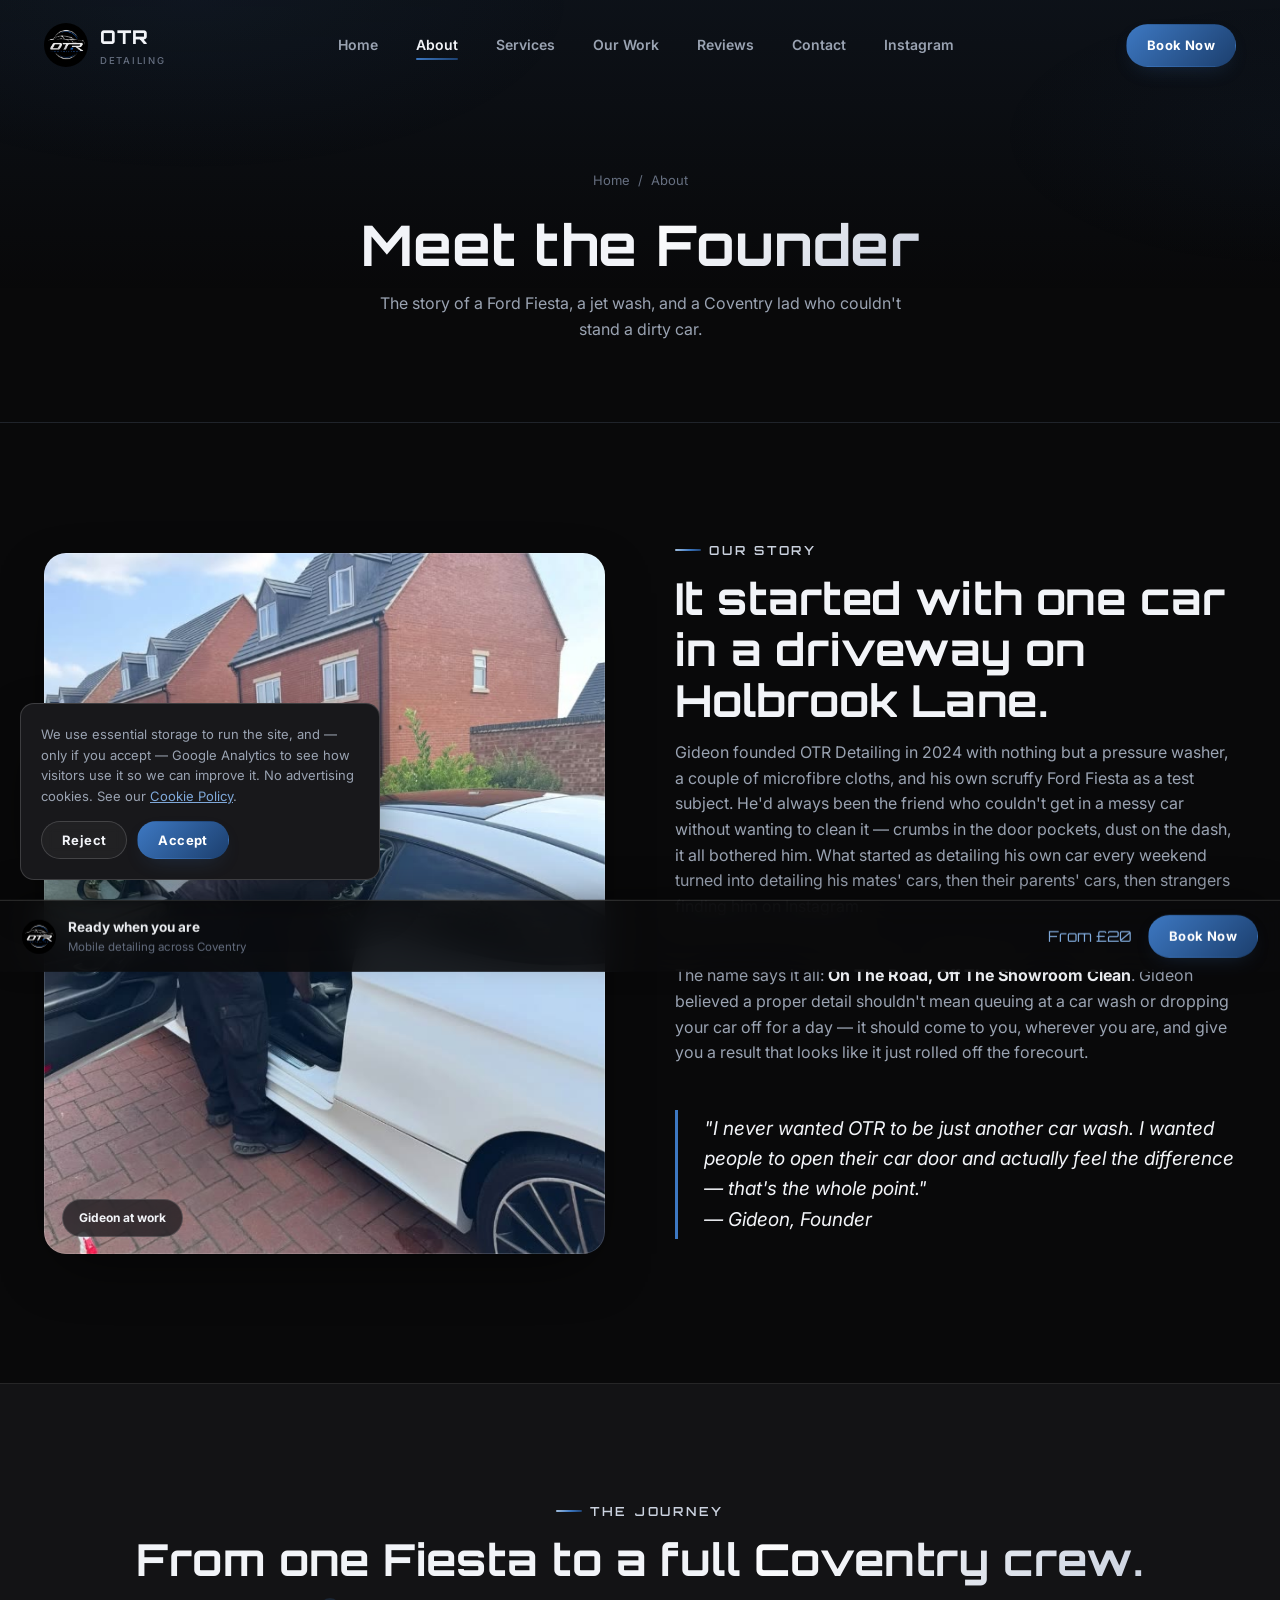
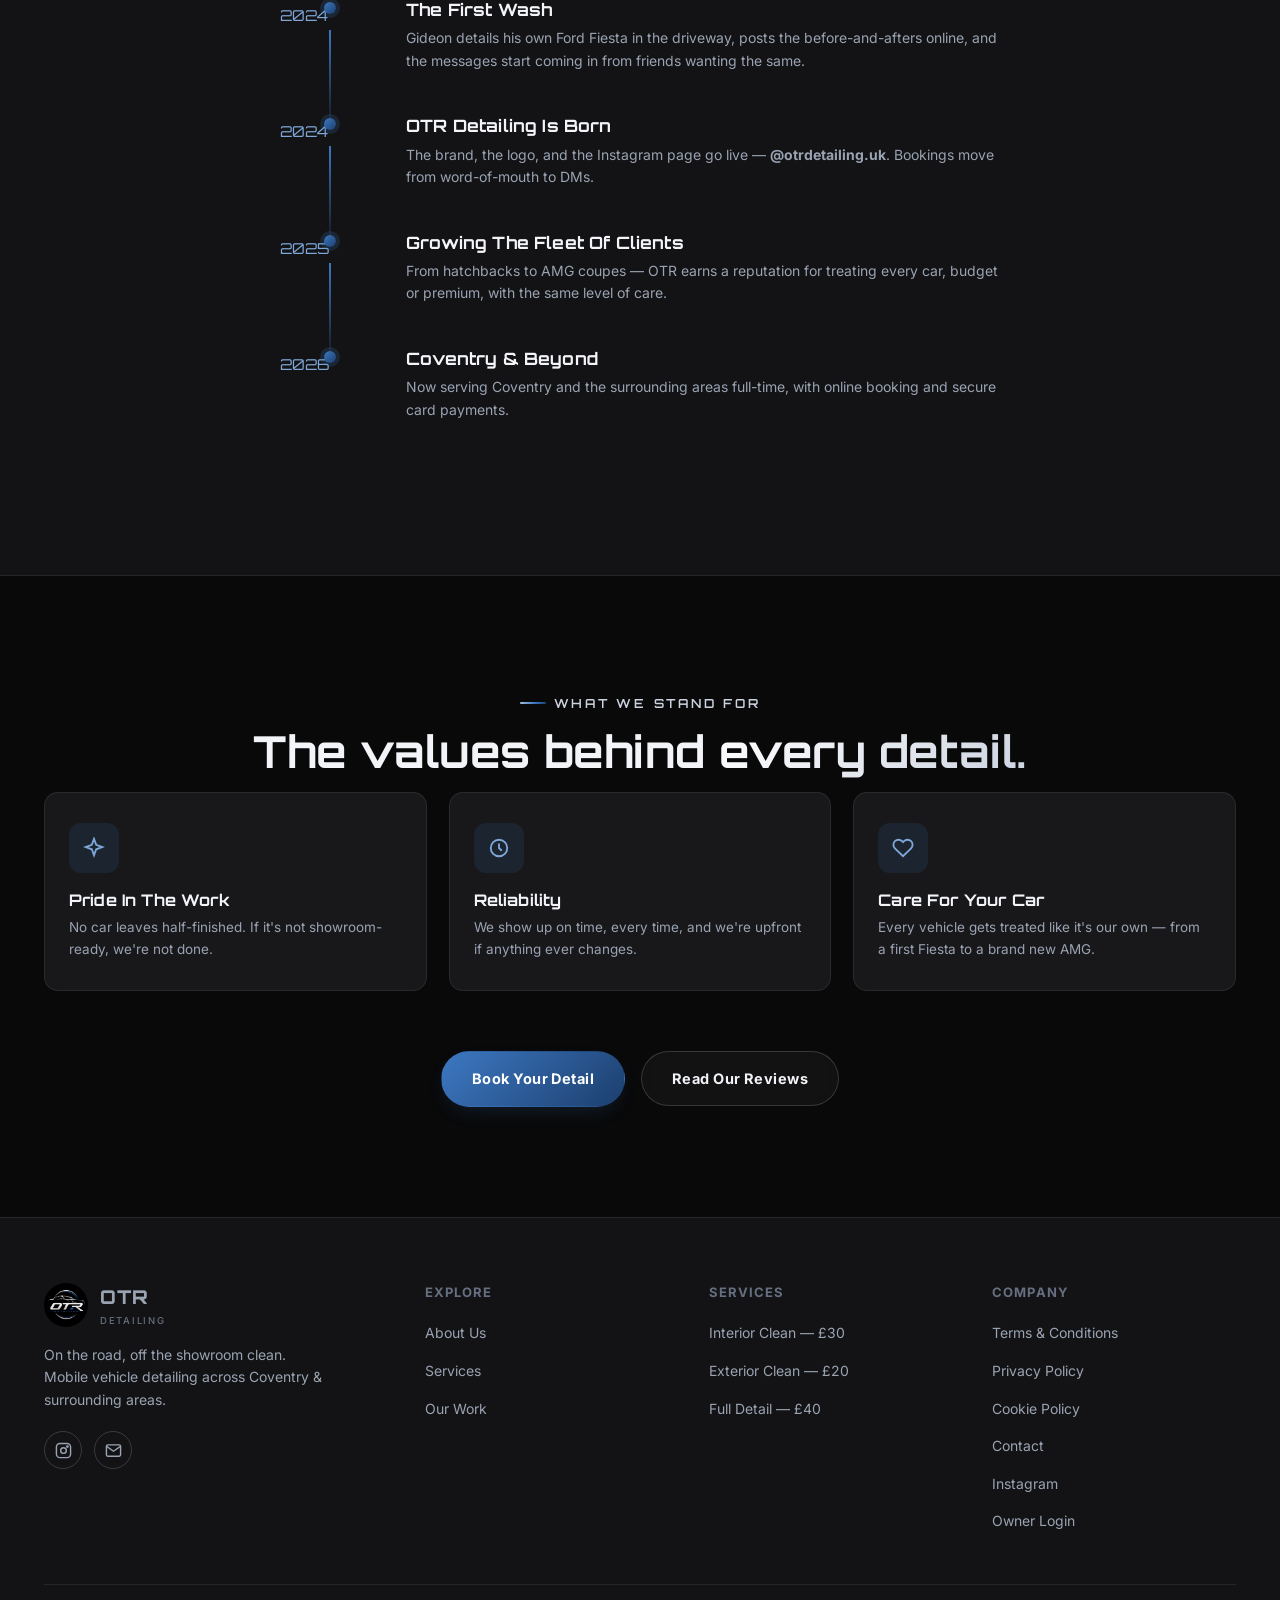
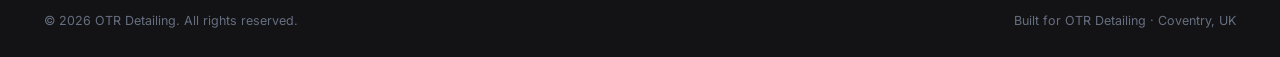
<file: about.html>
<!DOCTYPE html>
<html lang="en">
<head>
<meta charset="UTF-8">
<meta name="viewport" content="width=device-width, initial-scale=1.0">
<link rel="canonical" href="https://www.otrdetailinguk.com/about.html">
<meta name="theme-color" content="#09090a">
<meta property="og:site_name" content="OTR Detailing">
<meta property="og:image" content="https://www.otrdetailinguk.com/assets/images/og-image.jpg">
<meta property="og:url" content="https://www.otrdetailinguk.com/about.html">
<meta property="og:type" content="website">
<meta property="og:locale" content="en_GB">
<meta property="og:title" content="About OTR Detailing — Meet Gideon, Coventry's Mobile Detailer">
<meta property="og:description" content="The story behind On The Road Detailing: mobile car valeting and detailing that comes to your driveway across Coventry.">
<meta property="og:image:width" content="1200">
<meta property="og:image:height" content="630">
<meta name="twitter:card" content="summary_large_image">
<title>About OTR Detailing | Mobile Car Detailing, Coventry</title>
<meta name="description" content="Meet Gideon, founder of OTR Detailing — Coventry's mobile car detailing service. Learn the story behind On The Road Detailing.">
<link rel="icon" href="assets/images/favicon-32.png" type="image/png" sizes="32x32">
<link rel="apple-touch-icon" href="assets/images/apple-touch-icon.png">
<link rel="preconnect" href="https://fonts.googleapis.com">
<link rel="preconnect" href="https://fonts.gstatic.com" crossorigin>
<link href="https://fonts.googleapis.com/css2?family=Orbitron:wght@600;700;800;900&family=Inter:wght@400;500;600;700;800&display=swap" rel="stylesheet">
<link rel="stylesheet" href="css/styles.css?v=12">
</head>
<body>

<!-- ================= NAV ================= -->
<nav class="nav scrolled">
  <div class="container">
    <a href="index.html" class="brand">
      <img src="assets/images/logo.jpg" alt="OTR Detailing logo">
      <span class="brand-text">OTR<small>Detailing</small></span>
    </a>
    <ul class="nav-links">
      <li><a href="index.html">Home</a></li>
      <li><a href="about.html" class="active">About</a></li>
      <li><a href="index.html#services">Services</a></li>
      <li><a href="index.html#gallery">Our Work</a></li>
      <li><a href="reviews.html">Reviews</a></li>
      <li><a href="index.html#contact">Contact</a></li>
      <li><a href="https://www.instagram.com/otrdetailing.uk/" target="_blank" rel="noopener">Instagram</a></li>
    </ul>
    <div class="nav-actions">
      <a href="booking.html" class="btn btn-primary btn-sm desktop-only">Book Now</a>
      <button class="nav-toggle" aria-label="Menu"><span></span><span></span><span></span></button>
    </div>
  </div>
</nav>

<section class="page-hero">
  <div class="container">
    <div class="breadcrumb"><a href="index.html">Home</a><span>/</span><span>About</span></div>
    <h1>Meet the <span class="gradient-text">Founder</span></h1>
    <p>The story of a Ford Fiesta, a jet wash, and a Coventry lad who couldn't stand a dirty car.</p>
  </div>
</section>

<section>
  <div class="container split">
    <div class="reveal-scale">
      <div class="media-frame">
        <img src="assets/images/mercedes-4.jpg" alt="Gideon detailing the interior of a Mercedes C-Class" loading="lazy">
        <span class="frame-tag">Gideon at work</span>
      </div>
    </div>
    <div class="reveal">
      <div class="eyebrow">Our Story</div>
      <h2 class="section-title">It started with one car in a driveway on Holbrook Lane.</h2>
      <p class="section-sub mt-0">
        Gideon founded OTR Detailing in 2024 with nothing but a pressure washer, a couple of microfibre cloths, and his own scruffy Ford Fiesta as a test subject. He'd always been the friend who couldn't get in a messy car without wanting to clean it — crumbs in the door pockets, dust on the dash, it all bothered him. What started as detailing his own car every weekend turned into detailing his mates' cars, then their parents' cars, then strangers finding him on Instagram.
      </p>
      <p class="section-sub mt-0">
        The name says it all: <strong style="color:var(--text)">On The Road, Off The Showroom Clean</strong>. Gideon believed a proper detail shouldn't mean queuing at a car wash or dropping your car off for a day — it should come to you, wherever you are, and give you a result that looks like it just rolled off the forecourt.
      </p>
      <blockquote class="quote-block">
        "I never wanted OTR to be just another car wash. I wanted people to open their car door and actually feel the difference — that's the whole point."
        <br>— Gideon, Founder
      </blockquote>
    </div>
  </div>
</section>

<section id="timeline-section" style="background:var(--bg-alt);border-top:1px solid var(--line);border-bottom:1px solid var(--line)">
  <div class="container">
    <div class="section-head center reveal">
      <div class="eyebrow" style="justify-content:center">The Journey</div>
      <h2 class="section-title">From one Fiesta to a full <span>Coventry crew.</span></h2>
    </div>
    <div class="timeline">
      <div class="timeline-item reveal">
        <div class="timeline-dot"></div>
        <div class="timeline-year">2024</div>
        <div class="timeline-body">
          <h4>The First Wash</h4>
          <p>Gideon details his own Ford Fiesta in the driveway, posts the before-and-afters online, and the messages start coming in from friends wanting the same.</p>
        </div>
      </div>
      <div class="timeline-item reveal">
        <div class="timeline-dot"></div>
        <div class="timeline-year">2024</div>
        <div class="timeline-body">
          <h4>OTR Detailing Is Born</h4>
          <p>The brand, the logo, and the Instagram page go live — <strong>@otrdetailing.uk</strong>. Bookings move from word-of-mouth to DMs.</p>
        </div>
      </div>
      <div class="timeline-item reveal">
        <div class="timeline-dot"></div>
        <div class="timeline-year">2025</div>
        <div class="timeline-body">
          <h4>Growing The Fleet Of Clients</h4>
          <p>From hatchbacks to AMG coupes — OTR earns a reputation for treating every car, budget or premium, with the same level of care.</p>
        </div>
      </div>
      <div class="timeline-item reveal">
        <div class="timeline-dot"></div>
        <div class="timeline-year">2026</div>
        <div class="timeline-body">
          <h4>Coventry &amp; Beyond</h4>
          <p>Now serving Coventry and the surrounding areas full-time, with online booking and secure card payments.</p>
        </div>
      </div>
    </div>
  </div>
</section>

<section>
  <div class="container">
    <div class="section-head center reveal">
      <div class="eyebrow" style="justify-content:center">What We Stand For</div>
      <h2 class="section-title">The values behind <span>every detail.</span></h2>
    </div>
    <div class="value-grid stagger">
      <div class="why-card reveal">
        <div class="ico"><svg width="22" height="22" viewBox="0 0 24 24" fill="none" stroke="currentColor" stroke-width="2"><path d="M12 2l2.4 6.6L21 11l-6.6 2.4L12 20l-2.4-6.6L3 11l6.6-2.4L12 2z"/></svg></div>
        <h4>Pride In The Work</h4>
        <p>No car leaves half-finished. If it's not showroom-ready, we're not done.</p>
      </div>
      <div class="why-card reveal">
        <div class="ico"><svg width="22" height="22" viewBox="0 0 24 24" fill="none" stroke="currentColor" stroke-width="2"><circle cx="12" cy="12" r="9"/><path d="M12 7v5l3 3"/></svg></div>
        <h4>Reliability</h4>
        <p>We show up on time, every time, and we're upfront if anything ever changes.</p>
      </div>
      <div class="why-card reveal">
        <div class="ico"><svg width="22" height="22" viewBox="0 0 24 24" fill="none" stroke="currentColor" stroke-width="2"><path d="M20.84 4.61a5.5 5.5 0 00-7.78 0L12 5.67l-1.06-1.06a5.5 5.5 0 10-7.78 7.78L12 21l8.84-8.61a5.5 5.5 0 000-7.78z"/></svg></div>
        <h4>Care For Your Car</h4>
        <p>Every vehicle gets treated like it's our own — from a first Fiesta to a brand new AMG.</p>
      </div>
    </div>
    <div class="center-btn-row reveal" style="margin-top:60px">
      <a href="booking.html" class="btn btn-primary">Book Your Detail</a>
      <a href="reviews.html" class="btn btn-ghost">Read Our Reviews</a>
    </div>
  </div>
</section>

<!-- ================= FOOTER ================= -->
<footer>
  <div class="container">
    <div class="footer-grid">
      <div class="footer-brand">
        <a href="index.html" class="brand">
          <img src="assets/images/logo.jpg" alt="OTR Detailing logo">
          <span class="brand-text">OTR<small>Detailing</small></span>
        </a>
        <p>On the road, off the showroom clean. Mobile vehicle detailing across Coventry &amp; surrounding areas.</p>
        <div class="social-row">
          <a href="https://www.instagram.com/otrdetailing.uk/" target="_blank" rel="noopener" aria-label="Instagram"><svg width="17" height="17" viewBox="0 0 24 24" fill="none" stroke="currentColor" stroke-width="2"><rect x="2" y="2" width="20" height="20" rx="5"/><circle cx="12" cy="12" r="4"/><circle cx="17.5" cy="6.5" r="1"/></svg></a>
          <a href="mailto:otr.detailinguk@gmail.com" aria-label="Email"><svg width="17" height="17" viewBox="0 0 24 24" fill="none" stroke="currentColor" stroke-width="2"><rect x="2" y="4" width="20" height="16" rx="2"/><path d="M22 6l-10 7L2 6"/></svg></a>
        </div>
      </div>
      <div>
        <h5>Explore</h5>
        <ul>
          <li><a href="about.html">About Us</a></li>
          <li><a href="index.html#services">Services</a></li>
          <li><a href="index.html#gallery">Our Work</a></li>
        </ul>
      </div>
      <div>
        <h5>Services</h5>
        <ul>
          <li><a href="booking.html?service=interior">Interior Clean — <span data-price-for="interior">£30</span></a></li>
          <li><a href="booking.html?service=exterior">Exterior Clean — <span data-price-for="exterior">£20</span></a></li>
          <li><a href="booking.html?service=full">Full Detail — <span data-price-for="full">£40</span></a></li>
        </ul>
      </div>
      <div>
        <h5>Company</h5>
        <ul>
          <li><a href="terms.html">Terms &amp; Conditions</a></li>
          <li><a href="privacy.html">Privacy Policy</a></li>
          <li><a href="cookies.html">Cookie Policy</a></li>
          <li><a href="index.html#contact">Contact</a></li>
      <li><a href="https://www.instagram.com/otrdetailing.uk/" target="_blank" rel="noopener">Instagram</a></li>
          <li><a href="admin/login.html">Owner Login</a></li>
        </ul>
      </div>
    </div>
    <div class="footer-bottom">
      <span>© 2026 OTR Detailing. All rights reserved.</span>
      <span>Built for OTR Detailing · Coventry, UK</span>
    </div>
  </div>
</footer>

<script src="js/config.js?v=4"></script>
<script src="js/main.js?v=5"></script>
</body>
</html>
</file>
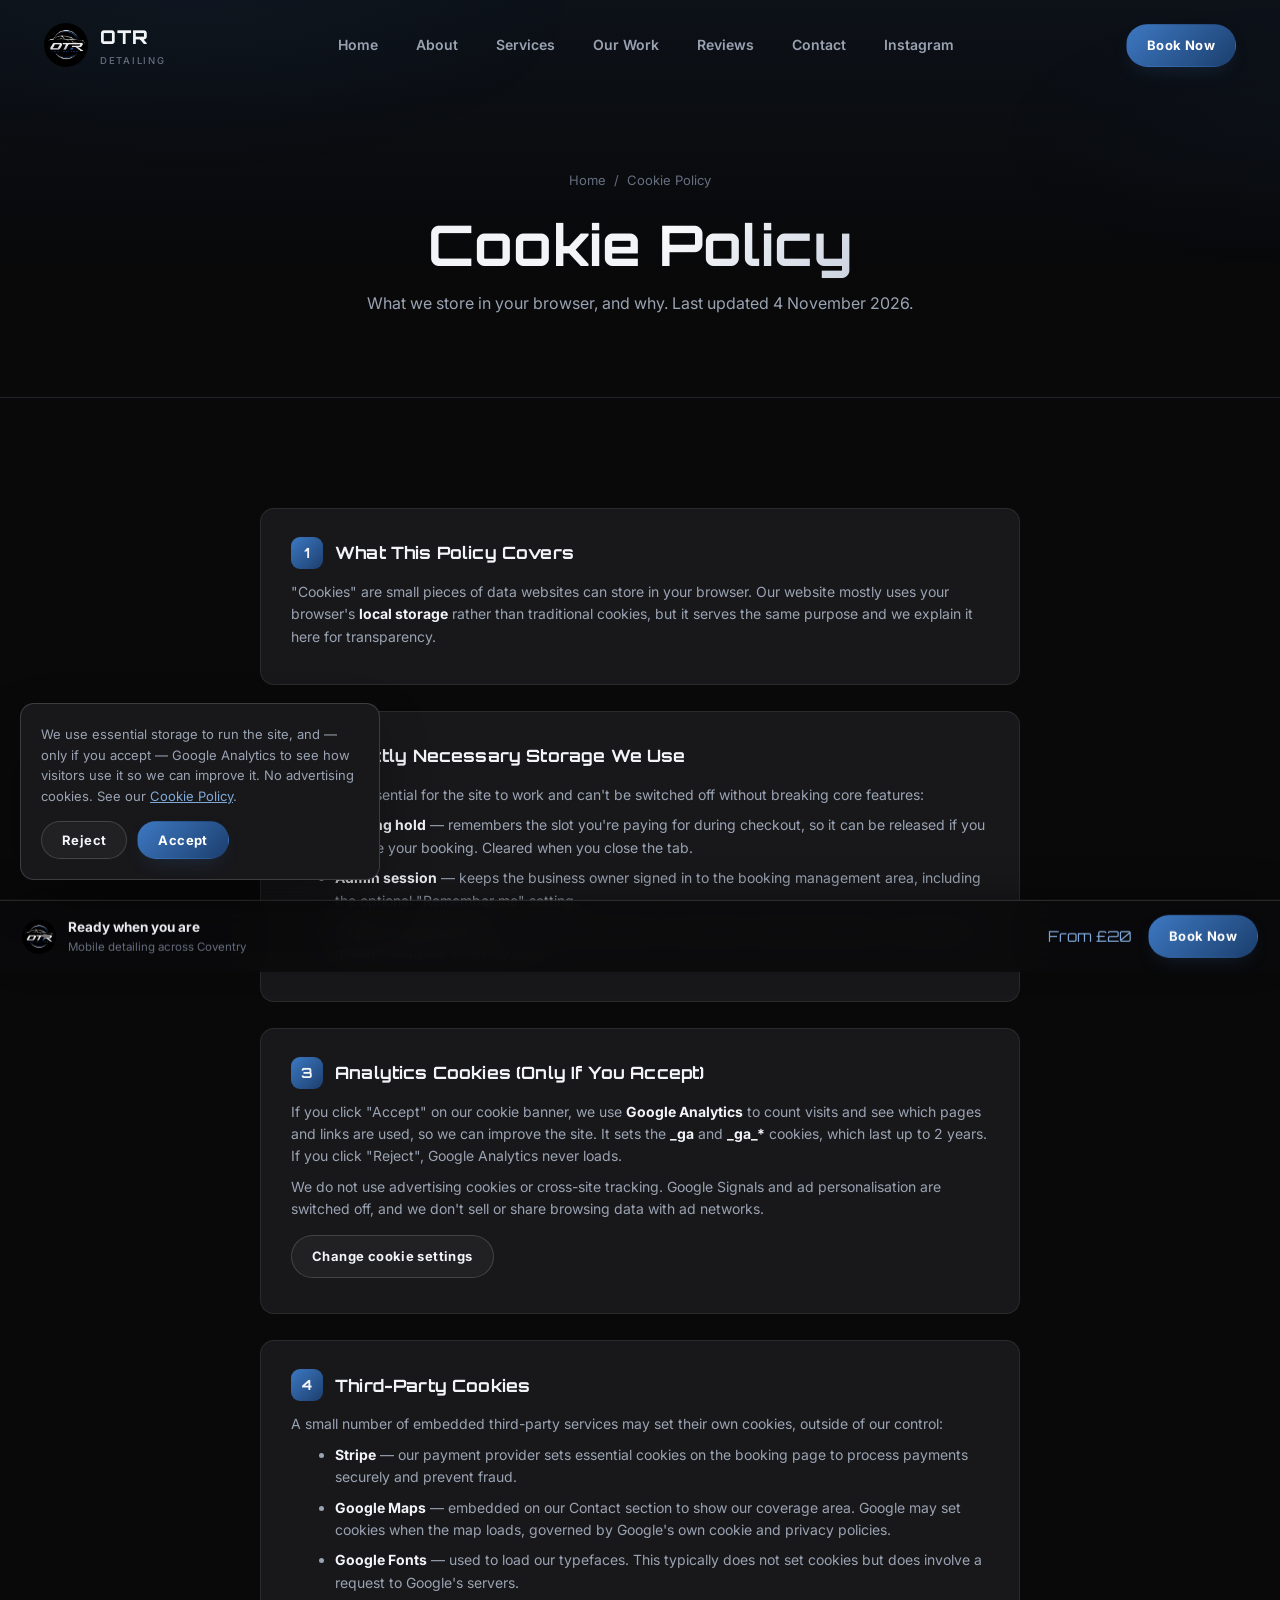
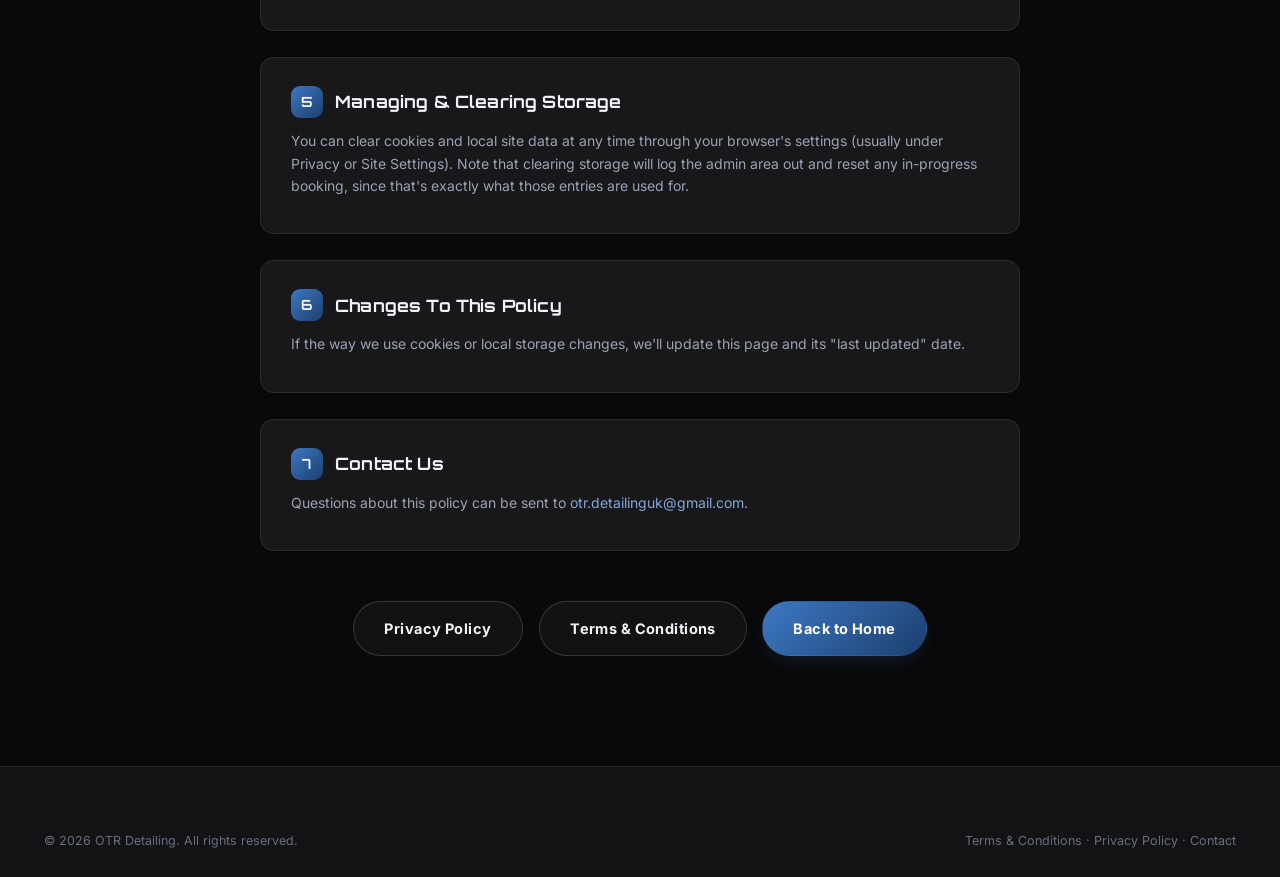
<file: cookies.html>
<!DOCTYPE html>
<html lang="en">
<head>
<meta charset="UTF-8">
<meta name="viewport" content="width=device-width, initial-scale=1.0">
<link rel="canonical" href="https://www.otrdetailinguk.com/cookies.html">
<meta name="theme-color" content="#09090a">
<meta property="og:site_name" content="OTR Detailing">
<meta property="og:image" content="https://www.otrdetailinguk.com/assets/images/og-image.jpg">
<meta property="og:type" content="website">
<meta property="og:locale" content="en_GB">
<meta name="twitter:card" content="summary_large_image">
<meta property="og:url" content="https://www.otrdetailinguk.com/cookies.html">
<meta property="og:title" content="Cookie Policy — OTR Detailing">
<meta property="og:description" content="The essential cookies and browser storage used on the OTR Detailing website.">
<title>Cookie Policy — OTR Detailing</title>
<meta name="description" content="The essential cookies and browser storage used on the OTR Detailing website.">
<link rel="icon" href="assets/images/favicon-32.png" type="image/png" sizes="32x32">
<link rel="apple-touch-icon" href="assets/images/apple-touch-icon.png">
<link rel="preconnect" href="https://fonts.googleapis.com">
<link rel="preconnect" href="https://fonts.gstatic.com" crossorigin>
<link href="https://fonts.googleapis.com/css2?family=Orbitron:wght@600;700;800;900&family=Inter:wght@400;500;600;700;800&display=swap" rel="stylesheet">
<link rel="stylesheet" href="css/styles.css?v=12">
</head>
<body>

<!-- ================= NAV ================= -->
<nav class="nav scrolled">
  <div class="container">
    <a href="index.html" class="brand">
      <img src="assets/images/logo.jpg" alt="OTR Detailing logo">
      <span class="brand-text">OTR<small>Detailing</small></span>
    </a>
    <ul class="nav-links">
      <li><a href="index.html">Home</a></li>
      <li><a href="about.html">About</a></li>
      <li><a href="index.html#services">Services</a></li>
      <li><a href="index.html#gallery">Our Work</a></li>
      <li><a href="reviews.html">Reviews</a></li>
      <li><a href="index.html#contact">Contact</a></li>
      <li><a href="https://www.instagram.com/otrdetailing.uk/" target="_blank" rel="noopener">Instagram</a></li>
    </ul>
    <div class="nav-actions">
      <a href="booking.html" class="btn btn-primary btn-sm desktop-only">Book Now</a>
      <button class="nav-toggle" aria-label="Menu"><span></span><span></span><span></span></button>
    </div>
  </div>
</nav>

<section class="page-hero">
  <div class="container">
    <div class="breadcrumb"><a href="index.html">Home</a><span>/</span><span>Cookie Policy</span></div>
    <h1>Cookie <span class="gradient-text">Policy</span></h1>
    <p>What we store in your browser, and why. Last updated 4 November 2026.</p>
  </div>
</section>

<section>
  <div class="container">
    <div class="terms-list">

      <div class="terms-item reveal">
        <h3><span class="tnum">1</span>What This Policy Covers</h3>
        <p>"Cookies" are small pieces of data websites can store in your browser. Our website mostly uses your browser's <strong style="color:var(--text)">local storage</strong> rather than traditional cookies, but it serves the same purpose and we explain it here for transparency.</p>
      </div>

      <div class="terms-item reveal">
        <h3><span class="tnum">2</span>Strictly Necessary Storage We Use</h3>
        <p>These are essential for the site to work and can't be switched off without breaking core features:</p>
        <ul>
          <li><strong style="color:var(--text)">Booking hold</strong> — remembers the slot you're paying for during checkout, so it can be released if you change your booking. Cleared when you close the tab.</li>
          <li><strong style="color:var(--text)">Admin session</strong> — keeps the business owner signed in to the booking management area, including the optional "Remember me" setting.</li>
          <li><strong style="color:var(--text)">Cookie consent choice</strong> — remembers whether you accepted or rejected analytics, so the banner doesn't reappear on every visit.</li>
        </ul>
      </div>

      <div class="terms-item reveal">
        <h3><span class="tnum">3</span>Analytics Cookies (Only If You Accept)</h3>
        <p>If you click "Accept" on our cookie banner, we use <strong style="color:var(--text)">Google Analytics</strong> to count visits and see which pages and links are used, so we can improve the site. It sets the <strong style="color:var(--text)">_ga</strong> and <strong style="color:var(--text)">_ga_*</strong> cookies, which last up to 2 years. If you click "Reject", Google Analytics never loads.</p>
        <p>We do not use advertising cookies or cross-site tracking. Google Signals and ad personalisation are switched off, and we don't sell or share browsing data with ad networks.</p>
        <p><a href="#" data-cookie-settings class="btn btn-ghost btn-sm" style="margin-top:6px">Change cookie settings</a></p>
      </div>

      <div class="terms-item reveal">
        <h3><span class="tnum">4</span>Third-Party Cookies</h3>
        <p>A small number of embedded third-party services may set their own cookies, outside of our control:</p>
        <ul>
          <li><strong style="color:var(--text)">Stripe</strong> — our payment provider sets essential cookies on the booking page to process payments securely and prevent fraud.</li>
          <li><strong style="color:var(--text)">Google Maps</strong> — embedded on our Contact section to show our coverage area. Google may set cookies when the map loads, governed by Google's own cookie and privacy policies.</li>
          <li><strong style="color:var(--text)">Google Fonts</strong> — used to load our typefaces. This typically does not set cookies but does involve a request to Google's servers.</li>
        </ul>
      </div>

      <div class="terms-item reveal">
        <h3><span class="tnum">5</span>Managing &amp; Clearing Storage</h3>
        <p>You can clear cookies and local site data at any time through your browser's settings (usually under Privacy or Site Settings). Note that clearing storage will log the admin area out and reset any in-progress booking, since that's exactly what those entries are used for.</p>
      </div>

      <div class="terms-item reveal">
        <h3><span class="tnum">6</span>Changes To This Policy</h3>
        <p>If the way we use cookies or local storage changes, we'll update this page and its "last updated" date.</p>
      </div>

      <div class="terms-item reveal">
        <h3><span class="tnum">7</span>Contact Us</h3>
        <p>Questions about this policy can be sent to <a href="mailto:otr.detailinguk@gmail.com" style="color:var(--blue-light)">otr.detailinguk@gmail.com</a>.</p>
      </div>

    </div>

    <div class="center-btn-row reveal" style="margin-top:50px">
      <a href="privacy.html" class="btn btn-ghost">Privacy Policy</a>
      <a href="terms.html" class="btn btn-ghost">Terms &amp; Conditions</a>
      <a href="index.html" class="btn btn-primary">Back to Home</a>
    </div>
  </div>
</section>

<!-- ================= FOOTER ================= -->
<footer>
  <div class="container">
    <div class="footer-bottom" style="border-top:none;padding-top:0">
      <span>© 2026 OTR Detailing. All rights reserved.</span>
      <span><a href="terms.html">Terms &amp; Conditions</a> · <a href="privacy.html">Privacy Policy</a> · <a href="index.html#contact">Contact</a></span>
    </div>
  </div>
</footer>

<script src="js/config.js?v=4"></script>
<script src="js/main.js?v=5"></script>
</body>
</html>
</file>
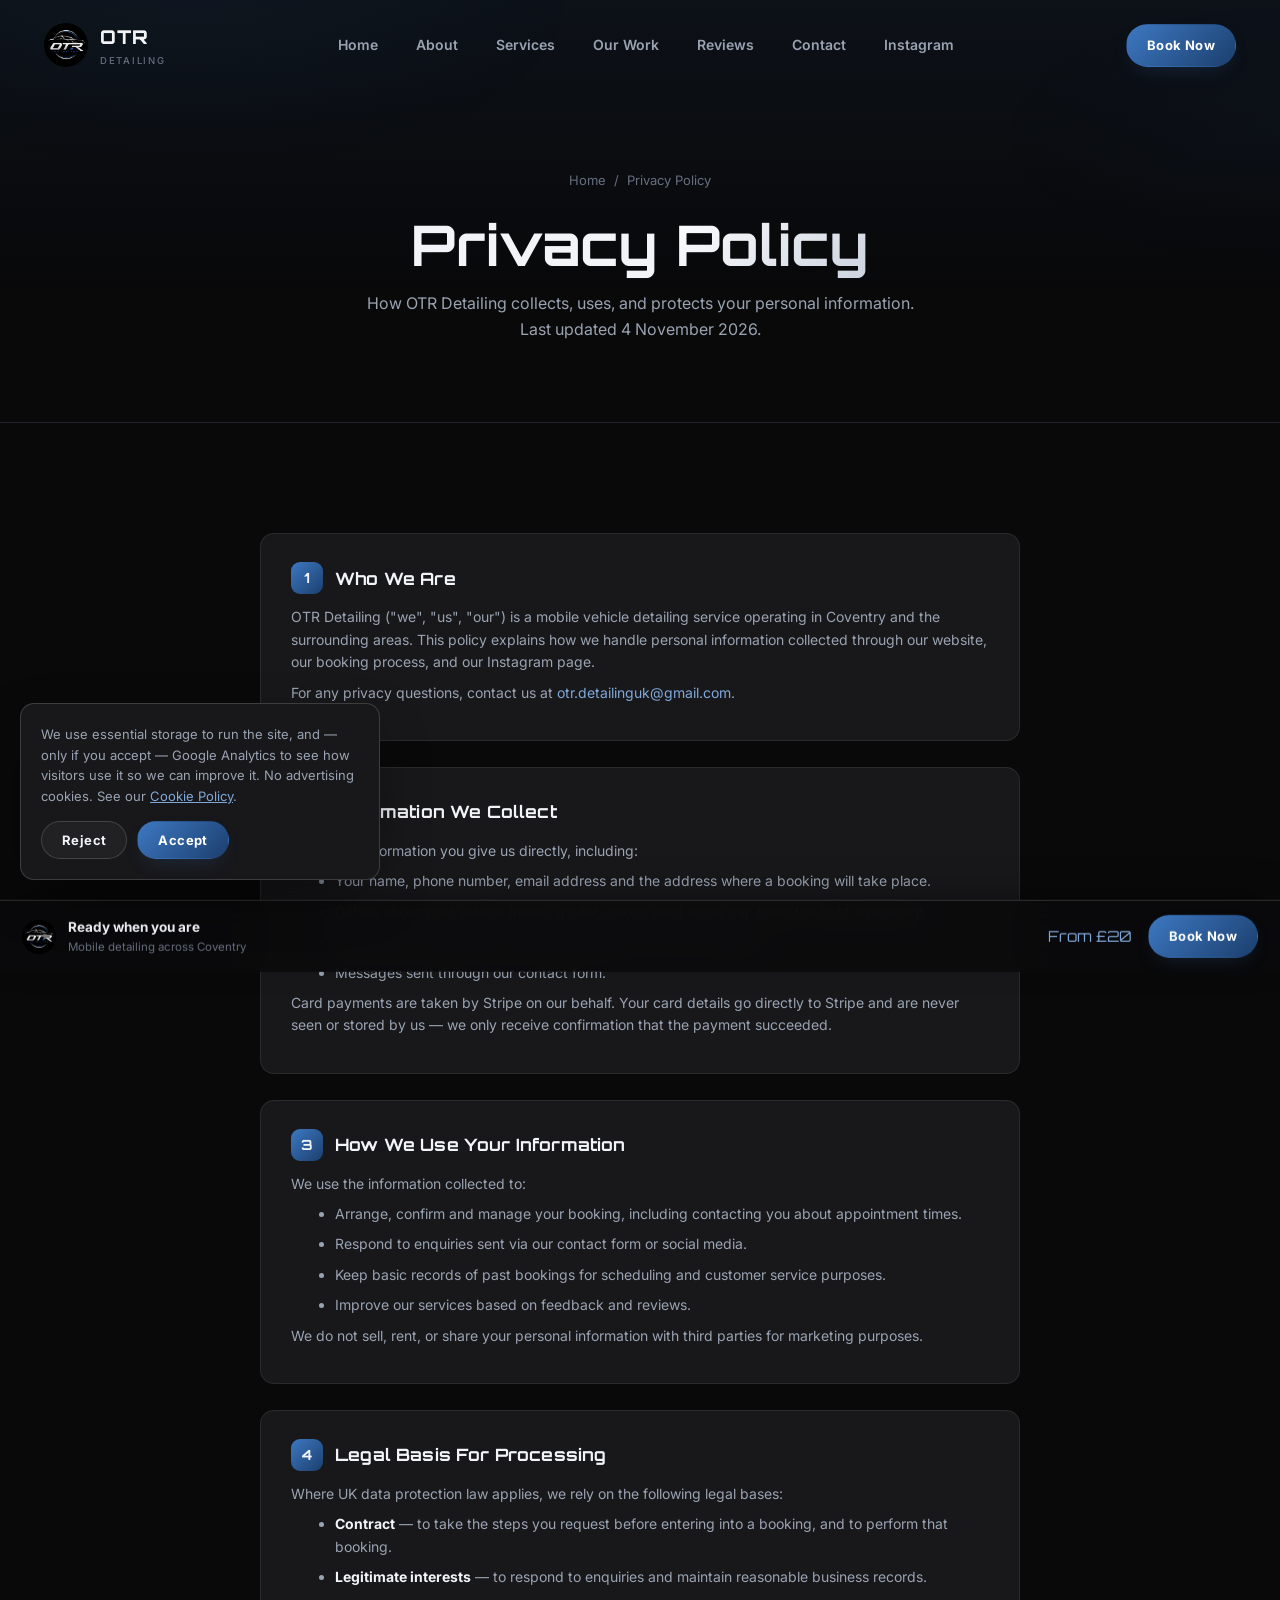
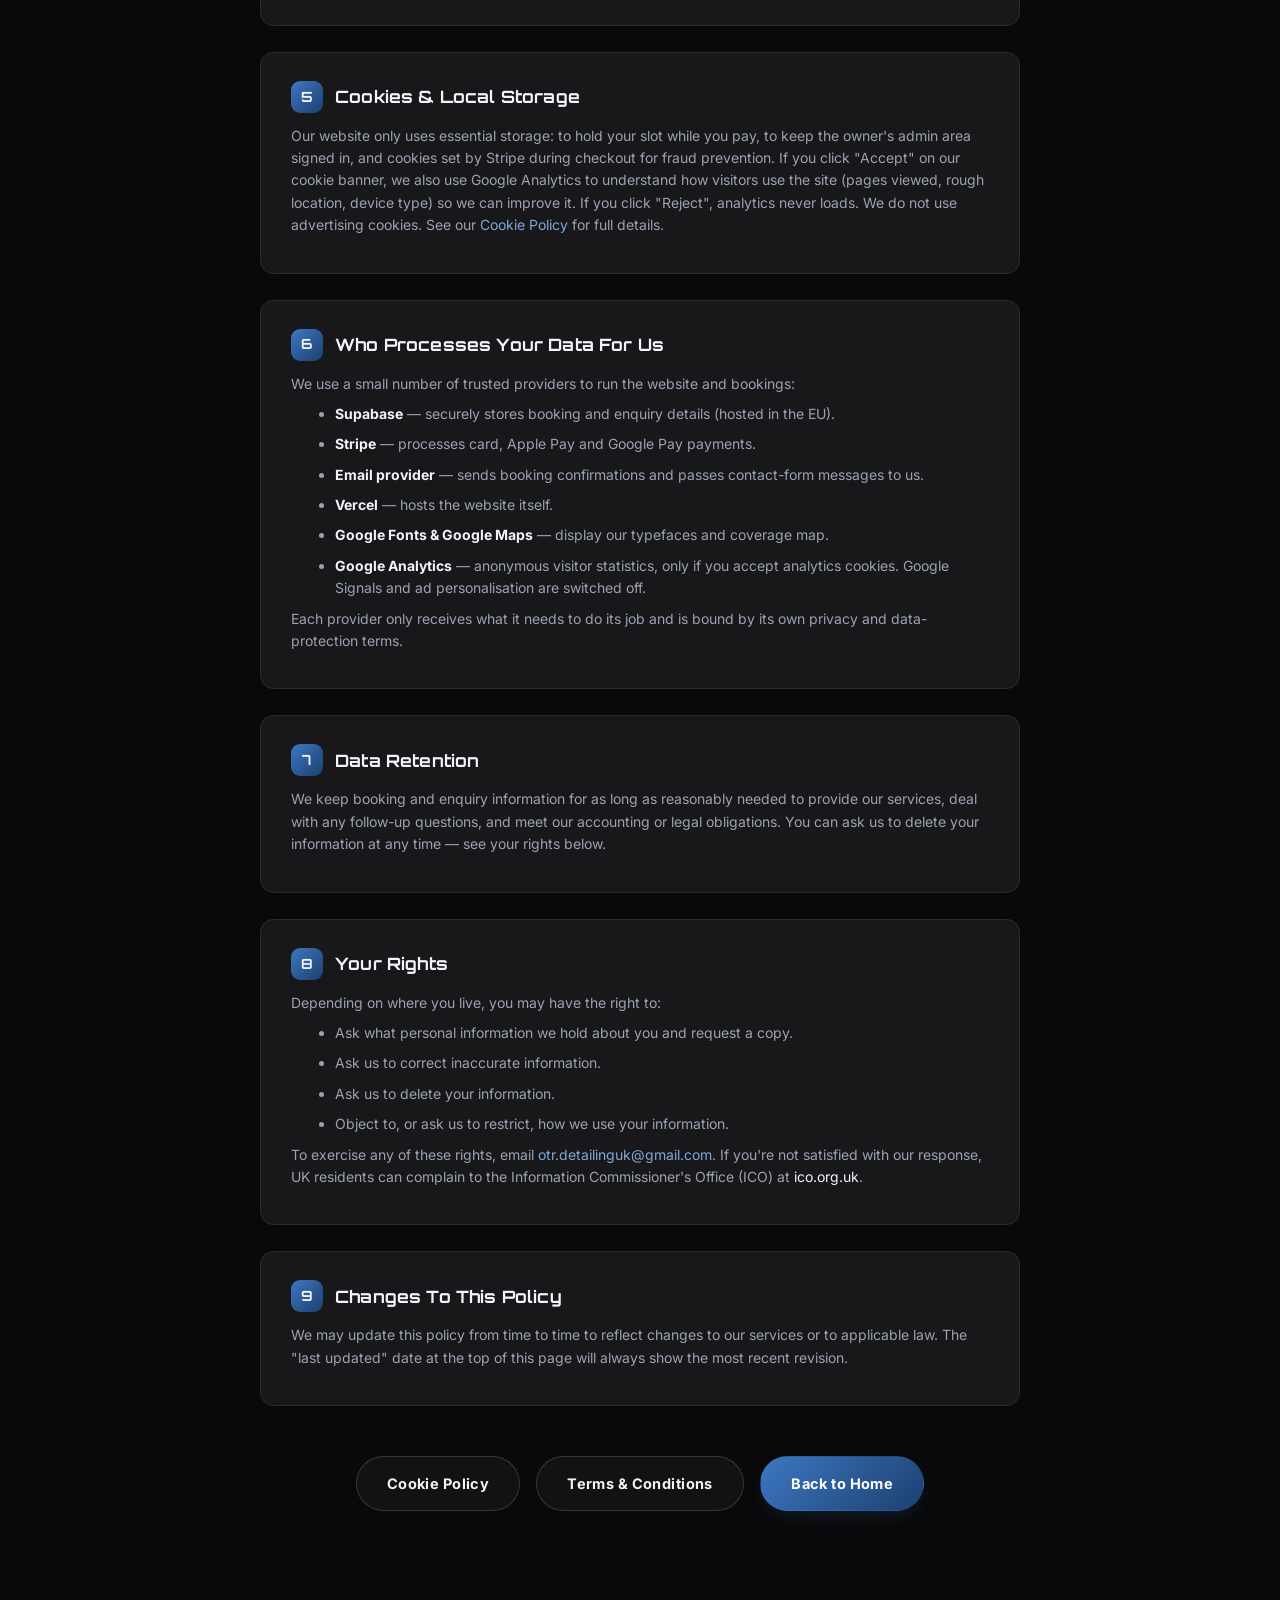
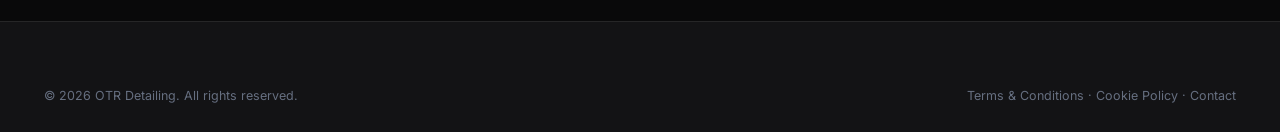
<file: privacy.html>
<!DOCTYPE html>
<html lang="en">
<head>
<meta charset="UTF-8">
<meta name="viewport" content="width=device-width, initial-scale=1.0">
<link rel="canonical" href="https://www.otrdetailinguk.com/privacy.html">
<meta name="theme-color" content="#09090a">
<meta property="og:site_name" content="OTR Detailing">
<meta property="og:image" content="https://www.otrdetailinguk.com/assets/images/og-image.jpg">
<meta property="og:type" content="website">
<meta property="og:locale" content="en_GB">
<meta name="twitter:card" content="summary_large_image">
<meta property="og:url" content="https://www.otrdetailinguk.com/privacy.html">
<meta property="og:title" content="Privacy Policy — OTR Detailing">
<meta property="og:description" content="How OTR Detailing collects, uses and protects your personal information when you book or contact us.">
<title>Privacy Policy — OTR Detailing</title>
<meta name="description" content="How OTR Detailing collects, uses and protects your personal information when you book or contact us.">
<link rel="icon" href="assets/images/favicon-32.png" type="image/png" sizes="32x32">
<link rel="apple-touch-icon" href="assets/images/apple-touch-icon.png">
<link rel="preconnect" href="https://fonts.googleapis.com">
<link rel="preconnect" href="https://fonts.gstatic.com" crossorigin>
<link href="https://fonts.googleapis.com/css2?family=Orbitron:wght@600;700;800;900&family=Inter:wght@400;500;600;700;800&display=swap" rel="stylesheet">
<link rel="stylesheet" href="css/styles.css?v=12">
</head>
<body>

<!-- ================= NAV ================= -->
<nav class="nav scrolled">
  <div class="container">
    <a href="index.html" class="brand">
      <img src="assets/images/logo.jpg" alt="OTR Detailing logo">
      <span class="brand-text">OTR<small>Detailing</small></span>
    </a>
    <ul class="nav-links">
      <li><a href="index.html">Home</a></li>
      <li><a href="about.html">About</a></li>
      <li><a href="index.html#services">Services</a></li>
      <li><a href="index.html#gallery">Our Work</a></li>
      <li><a href="reviews.html">Reviews</a></li>
      <li><a href="index.html#contact">Contact</a></li>
      <li><a href="https://www.instagram.com/otrdetailing.uk/" target="_blank" rel="noopener">Instagram</a></li>
    </ul>
    <div class="nav-actions">
      <a href="booking.html" class="btn btn-primary btn-sm desktop-only">Book Now</a>
      <button class="nav-toggle" aria-label="Menu"><span></span><span></span><span></span></button>
    </div>
  </div>
</nav>

<section class="page-hero">
  <div class="container">
    <div class="breadcrumb"><a href="index.html">Home</a><span>/</span><span>Privacy Policy</span></div>
    <h1>Privacy <span class="gradient-text">Policy</span></h1>
    <p>How OTR Detailing collects, uses, and protects your personal information. Last updated 4 November 2026.</p>
  </div>
</section>

<section>
  <div class="container">
    <div class="terms-list">

      <div class="terms-item reveal">
        <h3><span class="tnum">1</span>Who We Are</h3>
        <p>OTR Detailing ("we", "us", "our") is a mobile vehicle detailing service operating in Coventry and the surrounding areas. This policy explains how we handle personal information collected through our website, our booking process, and our Instagram page.</p>
        <p>For any privacy questions, contact us at <a href="mailto:otr.detailinguk@gmail.com" style="color:var(--blue-light)">otr.detailinguk@gmail.com</a>.</p>
      </div>

      <div class="terms-item reveal">
        <h3><span class="tnum">2</span>Information We Collect</h3>
        <p>We collect information you give us directly, including:</p>
        <ul>
          <li>Your name, phone number, email address and the address where a booking will take place.</li>
          <li>Details about your vehicle (make, model, colour, size) so we can bring the right equipment.</li>
          <li>Any notes or access instructions you choose to add to a booking.</li>
          <li>Messages sent through our contact form.</li>
        </ul>
        <p>Card payments are taken by Stripe on our behalf. Your card details go directly to Stripe and are never seen or stored by us — we only receive confirmation that the payment succeeded.</p>
      </div>

      <div class="terms-item reveal">
        <h3><span class="tnum">3</span>How We Use Your Information</h3>
        <p>We use the information collected to:</p>
        <ul>
          <li>Arrange, confirm and manage your booking, including contacting you about appointment times.</li>
          <li>Respond to enquiries sent via our contact form or social media.</li>
          <li>Keep basic records of past bookings for scheduling and customer service purposes.</li>
          <li>Improve our services based on feedback and reviews.</li>
        </ul>
        <p>We do not sell, rent, or share your personal information with third parties for marketing purposes.</p>
      </div>

      <div class="terms-item reveal">
        <h3><span class="tnum">4</span>Legal Basis For Processing</h3>
        <p>Where UK data protection law applies, we rely on the following legal bases:</p>
        <ul>
          <li><strong style="color:var(--text)">Contract</strong> — to take the steps you request before entering into a booking, and to perform that booking.</li>
          <li><strong style="color:var(--text)">Legitimate interests</strong> — to respond to enquiries and maintain reasonable business records.</li>
        </ul>
      </div>

      <div class="terms-item reveal">
        <h3><span class="tnum">5</span>Cookies &amp; Local Storage</h3>
        <p>Our website only uses essential storage: to hold your slot while you pay, to keep the owner's admin area signed in, and cookies set by Stripe during checkout for fraud prevention. If you click "Accept" on our cookie banner, we also use Google Analytics to understand how visitors use the site (pages viewed, rough location, device type) so we can improve it. If you click "Reject", analytics never loads. We do not use advertising cookies. See our <a href="cookies.html" style="color:var(--blue-light)">Cookie Policy</a> for full details.</p>
      </div>

      <div class="terms-item reveal">
        <h3><span class="tnum">6</span>Who Processes Your Data For Us</h3>
        <p>We use a small number of trusted providers to run the website and bookings:</p>
        <ul>
          <li><strong style="color:var(--text)">Supabase</strong> — securely stores booking and enquiry details (hosted in the EU).</li>
          <li><strong style="color:var(--text)">Stripe</strong> — processes card, Apple Pay and Google Pay payments.</li>
          <li><strong style="color:var(--text)">Email provider</strong> — sends booking confirmations and passes contact-form messages to us.</li>
          <li><strong style="color:var(--text)">Vercel</strong> — hosts the website itself.</li>
          <li><strong style="color:var(--text)">Google Fonts &amp; Google Maps</strong> — display our typefaces and coverage map.</li>
          <li><strong style="color:var(--text)">Google Analytics</strong> — anonymous visitor statistics, only if you accept analytics cookies. Google Signals and ad personalisation are switched off.</li>
        </ul>
        <p>Each provider only receives what it needs to do its job and is bound by its own privacy and data-protection terms.</p>
      </div>

      <div class="terms-item reveal">
        <h3><span class="tnum">7</span>Data Retention</h3>
        <p>We keep booking and enquiry information for as long as reasonably needed to provide our services, deal with any follow-up questions, and meet our accounting or legal obligations. You can ask us to delete your information at any time — see your rights below.</p>
      </div>

      <div class="terms-item reveal">
        <h3><span class="tnum">8</span>Your Rights</h3>
        <p>Depending on where you live, you may have the right to:</p>
        <ul>
          <li>Ask what personal information we hold about you and request a copy.</li>
          <li>Ask us to correct inaccurate information.</li>
          <li>Ask us to delete your information.</li>
          <li>Object to, or ask us to restrict, how we use your information.</li>
        </ul>
        <p>To exercise any of these rights, email <a href="mailto:otr.detailinguk@gmail.com" style="color:var(--blue-light)">otr.detailinguk@gmail.com</a>. If you're not satisfied with our response, UK residents can complain to the Information Commissioner's Office (ICO) at <span style="color:var(--text)">ico.org.uk</span>.</p>
      </div>

      <div class="terms-item reveal">
        <h3><span class="tnum">9</span>Changes To This Policy</h3>
        <p>We may update this policy from time to time to reflect changes to our services or to applicable law. The "last updated" date at the top of this page will always show the most recent revision.</p>
      </div>

    </div>

    <div class="center-btn-row reveal" style="margin-top:50px">
      <a href="cookies.html" class="btn btn-ghost">Cookie Policy</a>
      <a href="terms.html" class="btn btn-ghost">Terms &amp; Conditions</a>
      <a href="index.html" class="btn btn-primary">Back to Home</a>
    </div>
  </div>
</section>

<!-- ================= FOOTER ================= -->
<footer>
  <div class="container">
    <div class="footer-bottom" style="border-top:none;padding-top:0">
      <span>© 2026 OTR Detailing. All rights reserved.</span>
      <span><a href="terms.html">Terms &amp; Conditions</a> · <a href="cookies.html">Cookie Policy</a> · <a href="index.html#contact">Contact</a></span>
    </div>
  </div>
</footer>

<script src="js/config.js?v=4"></script>
<script src="js/main.js?v=5"></script>
</body>
</html>
</file>
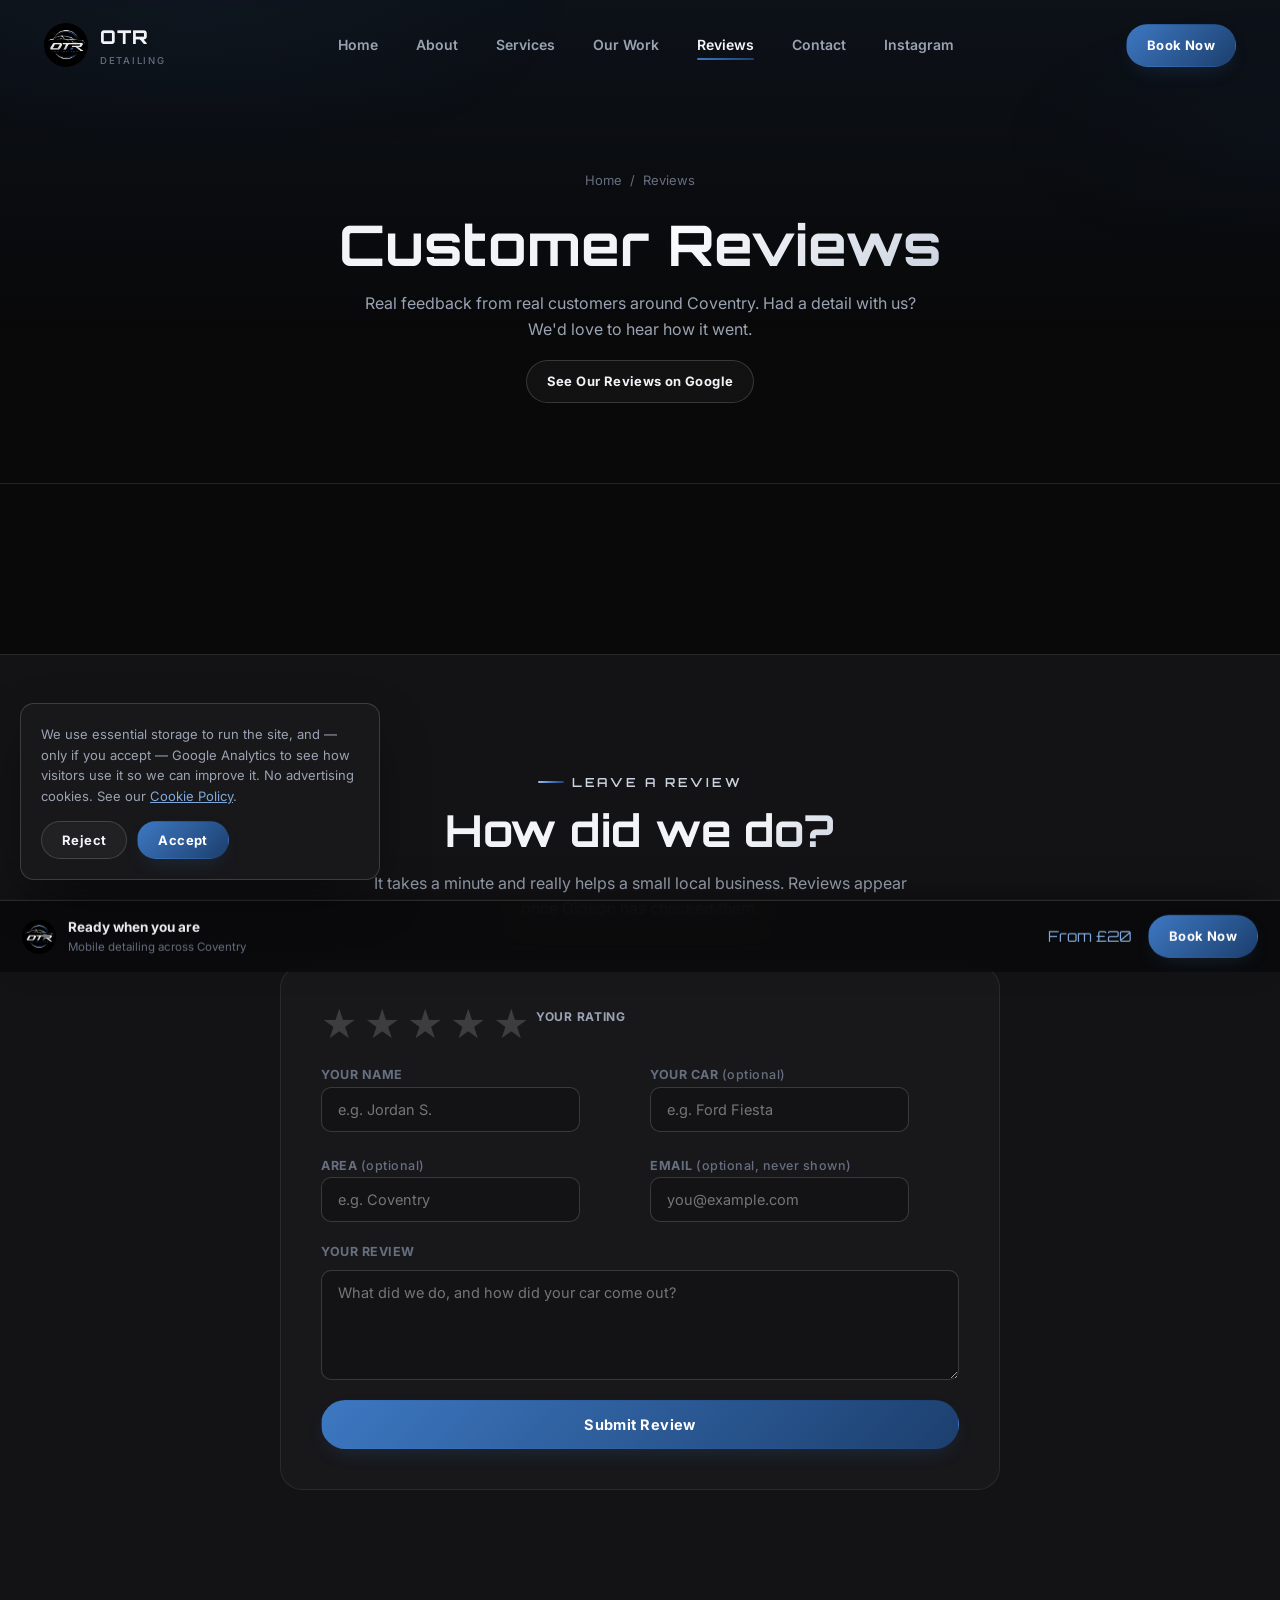
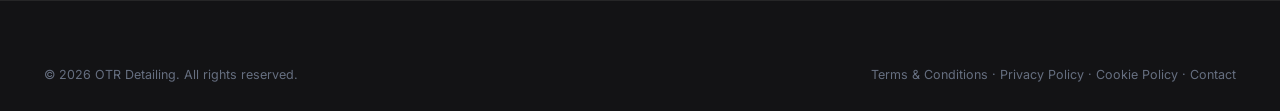
<file: reviews.html>
<!DOCTYPE html>
<html lang="en">
<head>
<meta charset="UTF-8">
<meta name="viewport" content="width=device-width, initial-scale=1.0">
<link rel="canonical" href="https://www.otrdetailinguk.com/reviews.html">
<meta name="theme-color" content="#09090a">
<meta property="og:site_name" content="OTR Detailing">
<meta property="og:title" content="Customer Reviews — OTR Detailing, Coventry">
<meta property="og:image" content="https://www.otrdetailinguk.com/assets/images/og-image.jpg">
<meta property="og:url" content="https://www.otrdetailinguk.com/reviews.html">
<meta property="og:type" content="website">
<meta property="og:locale" content="en_GB">
<meta property="og:description" content="Real reviews from OTR Detailing customers across Coventry. See what people say about our mobile valets and details.">
<meta property="og:image:width" content="1200">
<meta property="og:image:height" content="630">
<meta name="twitter:card" content="summary_large_image">
<title>Customer Reviews | OTR Detailing, Mobile Car Valeting Coventry</title>
<meta name="description" content="Read genuine reviews from OTR Detailing customers across Coventry — and leave your own after your mobile valet or detail.">
<link rel="icon" href="assets/images/favicon-32.png" type="image/png" sizes="32x32">
<link rel="apple-touch-icon" href="assets/images/apple-touch-icon.png">
<link rel="preconnect" href="https://fonts.googleapis.com">
<link rel="preconnect" href="https://fonts.gstatic.com" crossorigin>
<link href="https://fonts.googleapis.com/css2?family=Orbitron:wght@600;700;800;900&family=Inter:wght@400;500;600;700;800&display=swap" rel="stylesheet">
<link rel="stylesheet" href="css/styles.css?v=12">
</head>
<body>

<!-- ================= NAV ================= -->
<nav class="nav scrolled">
  <div class="container">
    <a href="index.html" class="brand">
      <img src="assets/images/logo.jpg" alt="OTR Detailing logo">
      <span class="brand-text">OTR<small>Detailing</small></span>
    </a>
    <ul class="nav-links">
      <li><a href="index.html">Home</a></li>
      <li><a href="about.html">About</a></li>
      <li><a href="index.html#services">Services</a></li>
      <li><a href="index.html#gallery">Our Work</a></li>
      <li><a href="reviews.html" class="active">Reviews</a></li>
      <li><a href="index.html#contact">Contact</a></li>
      <li><a href="https://www.instagram.com/otrdetailing.uk/" target="_blank" rel="noopener">Instagram</a></li>
      <li class="mobile-only"><a href="booking.html">Book Now</a></li>
    </ul>
    <div class="nav-actions">
      <a href="booking.html" class="btn btn-primary btn-sm desktop-only">Book Now</a>
      <button class="nav-toggle" aria-label="Menu"><span></span><span></span><span></span></button>
    </div>
  </div>
</nav>

<section class="page-hero">
  <div class="container">
    <div class="breadcrumb"><a href="index.html">Home</a><span>/</span><span>Reviews</span></div>
    <h1>Customer <span class="gradient-text">Reviews</span></h1>
    <p>Real feedback from real customers around Coventry. Had a detail with us? We'd love to hear how it went.</p>
    <div class="review-summary" id="review-summary" hidden></div>
    <a href="https://share.google/RBPLtZnrxyKcJtizj" class="btn btn-ghost btn-sm" target="_blank" rel="noopener" style="margin-top:18px">See Our Reviews on Google</a>
  </div>
</section>

<section style="padding-top:60px">
  <div class="container">
    <div class="review-grid" data-reviews-list data-limit="100"></div>
    <div class="review-empty" data-reviews-empty hidden>
      <p>No reviews yet — be the first to tell people about your detail.</p>
    </div>
  </div>
</section>

<section id="leave-review" style="background:var(--bg-alt);border-top:1px solid var(--line)">
  <div class="container">
    <div class="section-head center reveal">
      <div class="eyebrow" style="justify-content:center">Leave a Review</div>
      <h2 class="section-title">How did we <span>do?</span></h2>
      <p class="section-sub" style="margin-left:auto;margin-right:auto">It takes a minute and really helps a small local business. Reviews appear once Gideon has checked them.</p>
    </div>

    <form class="review-form contact-card" id="review-form" novalidate>
      <fieldset class="star-input" id="star-input">
        <legend>Your rating</legend>
        <input type="radio" name="rating" id="r5" value="5"><label for="r5" title="5 stars">★</label>
        <input type="radio" name="rating" id="r4" value="4"><label for="r4" title="4 stars">★</label>
        <input type="radio" name="rating" id="r3" value="3"><label for="r3" title="3 stars">★</label>
        <input type="radio" name="rating" id="r2" value="2"><label for="r2" title="2 stars">★</label>
        <input type="radio" name="rating" id="r1" value="1"><label for="r1" title="1 star">★</label>
      </fieldset>
      <p class="star-error" id="star-error" hidden>Please choose a star rating.</p>

      <div class="form-row two">
        <div>
          <label for="rv-name">Your Name</label>
          <input type="text" id="rv-name" name="name" maxlength="60" required placeholder="e.g. Jordan S.">
          <span class="error">Please enter your name</span>
        </div>
        <div>
          <label for="rv-vehicle">Your Car <span class="opt">(optional)</span></label>
          <input type="text" id="rv-vehicle" name="vehicle" maxlength="60" placeholder="e.g. Ford Fiesta">
        </div>
      </div>
      <div class="form-row two">
        <div>
          <label for="rv-area">Area <span class="opt">(optional)</span></label>
          <input type="text" id="rv-area" name="area" maxlength="60" placeholder="e.g. Coventry">
        </div>
        <div>
          <label for="rv-email">Email <span class="opt">(optional, never shown)</span></label>
          <input type="email" id="rv-email" name="email" maxlength="200" placeholder="you@example.com">
        </div>
      </div>
      <div class="form-row">
        <label for="rv-comment">Your Review</label>
        <textarea id="rv-comment" name="comment" minlength="10" maxlength="1500" required placeholder="What did we do, and how did your car come out?"></textarea>
        <span class="error">Please write at least a sentence</span>
      </div>
      <div class="visually-hidden" aria-hidden="true">
        <label for="rv-company">Company</label>
        <input type="text" id="rv-company" name="company" tabindex="-1" autocomplete="off">
      </div>
      <button type="submit" class="btn btn-primary btn-block">Submit Review</button>
    </form>
  </div>
</section>

<!-- ================= FOOTER ================= -->
<footer>
  <div class="container">
    <div class="footer-bottom" style="border-top:none;padding-top:0">
      <span>© 2026 OTR Detailing. All rights reserved.</span>
      <span><a href="terms.html">Terms &amp; Conditions</a> · <a href="privacy.html">Privacy Policy</a> · <a href="cookies.html">Cookie Policy</a> · <a href="index.html#contact">Contact</a></span>
    </div>
  </div>
</footer>

<script src="js/config.js?v=4"></script>
<script src="js/main.js?v=5"></script>
</body>
</html>
</file>
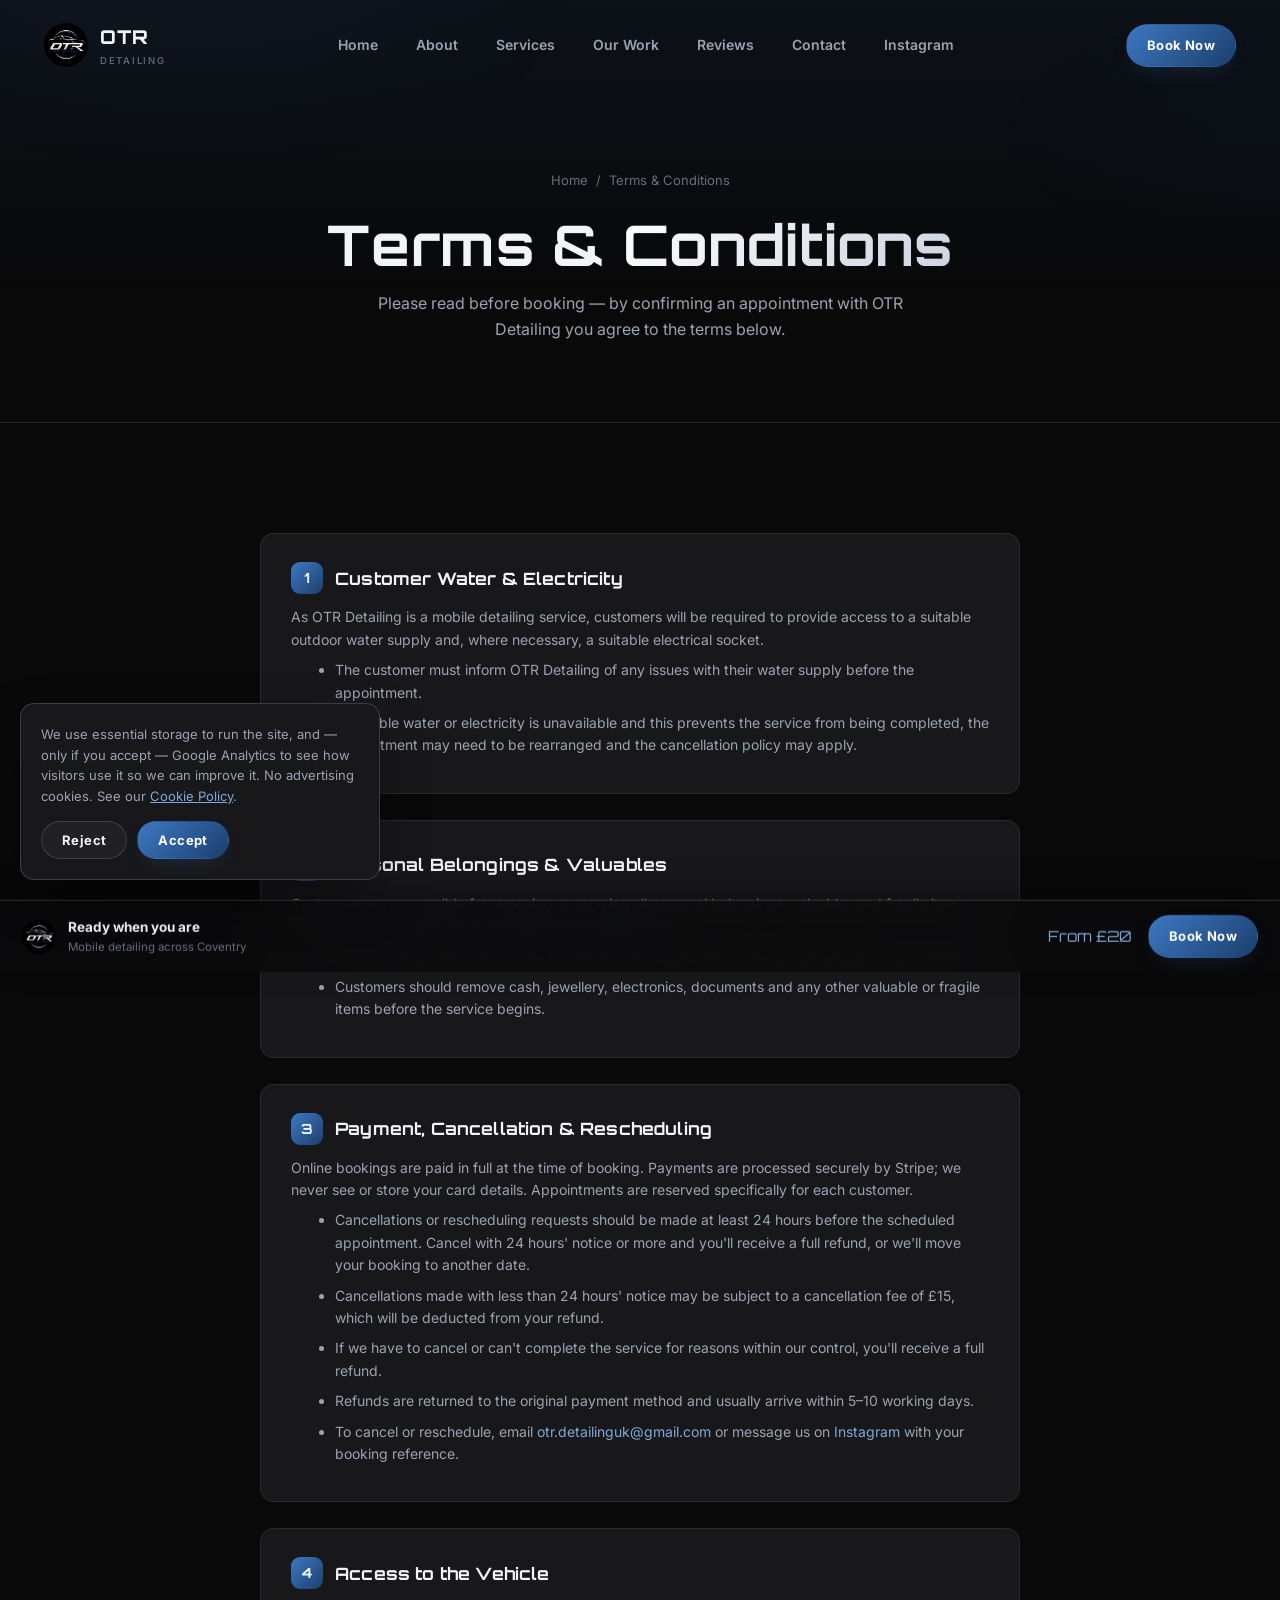
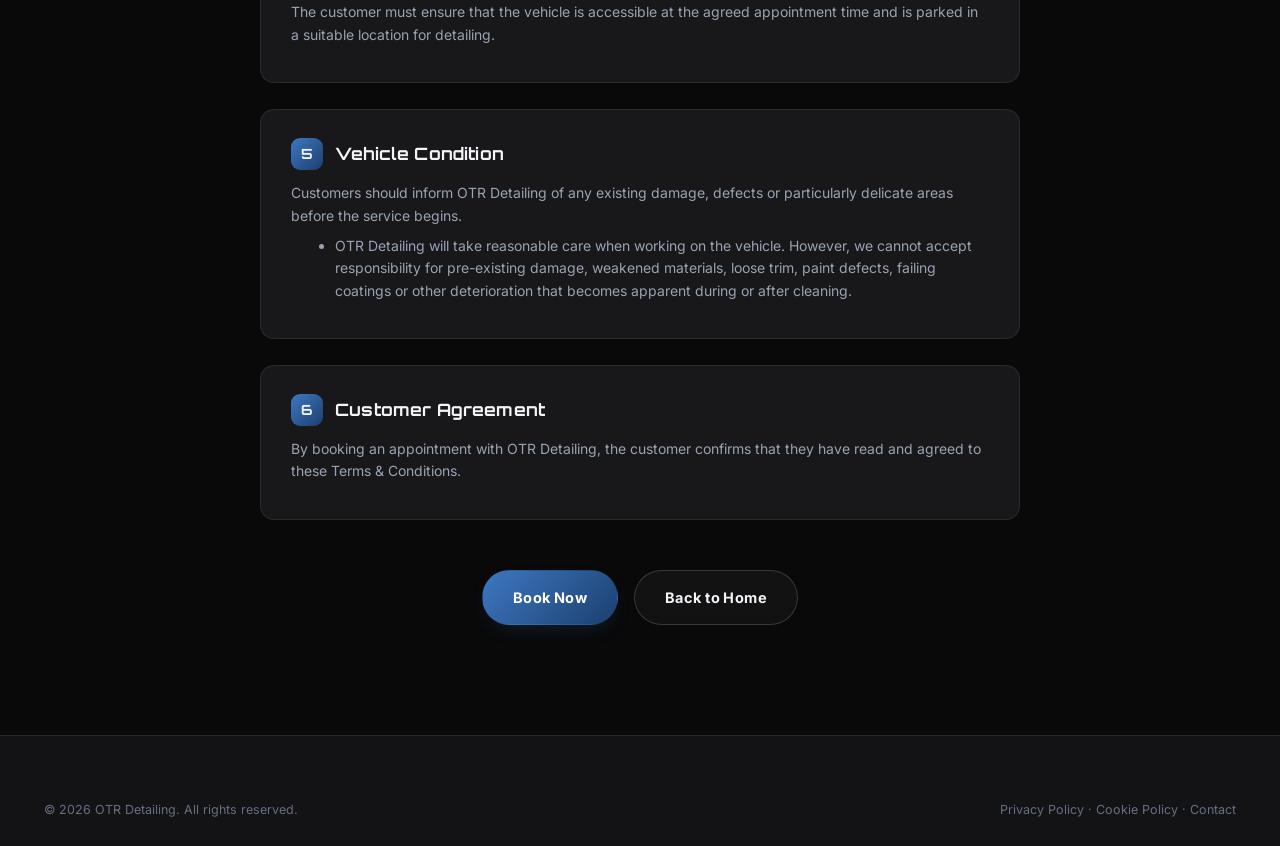
<file: terms.html>
<!DOCTYPE html>
<html lang="en">
<head>
<meta charset="UTF-8">
<meta name="viewport" content="width=device-width, initial-scale=1.0">
<link rel="canonical" href="https://www.otrdetailinguk.com/terms.html">
<meta name="theme-color" content="#09090a">
<meta property="og:site_name" content="OTR Detailing">
<meta property="og:image" content="https://www.otrdetailinguk.com/assets/images/og-image.jpg">
<meta property="og:type" content="website">
<meta property="og:locale" content="en_GB">
<meta name="twitter:card" content="summary_large_image">
<meta property="og:url" content="https://www.otrdetailinguk.com/terms.html">
<meta property="og:title" content="Terms &amp; Conditions — OTR Detailing">
<meta property="og:description" content="Booking terms for OTR Detailing mobile car valeting in Coventry — payment, cancellations, access to water and power, and vehicle condition.">
<title>Terms &amp; Conditions — OTR Detailing</title>
<meta name="description" content="Booking terms for OTR Detailing mobile car valeting in Coventry — payment, cancellations, access to water and power, and vehicle condition.">
<link rel="icon" href="assets/images/favicon-32.png" type="image/png" sizes="32x32">
<link rel="apple-touch-icon" href="assets/images/apple-touch-icon.png">
<link rel="preconnect" href="https://fonts.googleapis.com">
<link rel="preconnect" href="https://fonts.gstatic.com" crossorigin>
<link href="https://fonts.googleapis.com/css2?family=Orbitron:wght@600;700;800;900&family=Inter:wght@400;500;600;700;800&display=swap" rel="stylesheet">
<link rel="stylesheet" href="css/styles.css?v=12">
</head>
<body>

<!-- ================= NAV ================= -->
<nav class="nav scrolled">
  <div class="container">
    <a href="index.html" class="brand">
      <img src="assets/images/logo.jpg" alt="OTR Detailing logo">
      <span class="brand-text">OTR<small>Detailing</small></span>
    </a>
    <ul class="nav-links">
      <li><a href="index.html">Home</a></li>
      <li><a href="about.html">About</a></li>
      <li><a href="index.html#services">Services</a></li>
      <li><a href="index.html#gallery">Our Work</a></li>
      <li><a href="reviews.html">Reviews</a></li>
      <li><a href="index.html#contact">Contact</a></li>
      <li><a href="https://www.instagram.com/otrdetailing.uk/" target="_blank" rel="noopener">Instagram</a></li>
    </ul>
    <div class="nav-actions">
      <a href="booking.html" class="btn btn-primary btn-sm desktop-only">Book Now</a>
      <button class="nav-toggle" aria-label="Menu"><span></span><span></span><span></span></button>
    </div>
  </div>
</nav>

<section class="page-hero">
  <div class="container">
    <div class="breadcrumb"><a href="index.html">Home</a><span>/</span><span>Terms &amp; Conditions</span></div>
    <h1>Terms &amp; <span class="gradient-text">Conditions</span></h1>
    <p>Please read before booking — by confirming an appointment with OTR Detailing you agree to the terms below.</p>
  </div>
</section>

<section>
  <div class="container">
    <div class="terms-list">

      <div class="terms-item reveal">
        <h3><span class="tnum">1</span>Customer Water &amp; Electricity</h3>
        <p>As OTR Detailing is a mobile detailing service, customers will be required to provide access to a suitable outdoor water supply and, where necessary, a suitable electrical socket.</p>
        <ul>
          <li>The customer must inform OTR Detailing of any issues with their water supply before the appointment.</li>
          <li>If suitable water or electricity is unavailable and this prevents the service from being completed, the appointment may need to be rearranged and the cancellation policy may apply.</li>
        </ul>
      </div>

      <div class="terms-item reveal">
        <h3><span class="tnum">2</span>Personal Belongings &amp; Valuables</h3>
        <p>Customers are responsible for removing or securing all personal belongings, valuables and fragile items from inside and around the vehicle before the appointment.</p>
        <ul>
          <li>OTR Detailing is not responsible for loss or damage to personal belongings left inside the vehicle.</li>
          <li>Customers should remove cash, jewellery, electronics, documents and any other valuable or fragile items before the service begins.</li>
        </ul>
      </div>

      <div class="terms-item reveal">
        <h3><span class="tnum">3</span>Payment, Cancellation &amp; Rescheduling</h3>
        <p>Online bookings are paid in full at the time of booking. Payments are processed securely by Stripe; we never see or store your card details. Appointments are reserved specifically for each customer.</p>
        <ul>
          <li>Cancellations or rescheduling requests should be made at least 24 hours before the scheduled appointment. Cancel with 24 hours' notice or more and you'll receive a full refund, or we'll move your booking to another date.</li>
          <li>Cancellations made with less than 24 hours' notice may be subject to a cancellation fee of £15, which will be deducted from your refund.</li>
          <li>If we have to cancel or can't complete the service for reasons within our control, you'll receive a full refund.</li>
          <li>Refunds are returned to the original payment method and usually arrive within 5–10 working days.</li>
          <li>To cancel or reschedule, email <a href="mailto:otr.detailinguk@gmail.com" style="color:var(--blue-light)">otr.detailinguk@gmail.com</a> or message us on <a href="https://www.instagram.com/otrdetailing.uk/" target="_blank" rel="noopener" style="color:var(--blue-light)">Instagram</a> with your booking reference.</li>
        </ul>
      </div>

      <div class="terms-item reveal">
        <h3><span class="tnum">4</span>Access to the Vehicle</h3>
        <p>The customer must ensure that the vehicle is accessible at the agreed appointment time and is parked in a suitable location for detailing.</p>
      </div>

      <div class="terms-item reveal">
        <h3><span class="tnum">5</span>Vehicle Condition</h3>
        <p>Customers should inform OTR Detailing of any existing damage, defects or particularly delicate areas before the service begins.</p>
        <ul>
          <li>OTR Detailing will take reasonable care when working on the vehicle. However, we cannot accept responsibility for pre-existing damage, weakened materials, loose trim, paint defects, failing coatings or other deterioration that becomes apparent during or after cleaning.</li>
        </ul>
      </div>

      <div class="terms-item reveal">
        <h3><span class="tnum">6</span>Customer Agreement</h3>
        <p>By booking an appointment with OTR Detailing, the customer confirms that they have read and agreed to these Terms &amp; Conditions.</p>
      </div>

    </div>

    <div class="center-btn-row reveal" style="margin-top:50px">
      <a href="booking.html" class="btn btn-primary">Book Now</a>
      <a href="index.html" class="btn btn-ghost">Back to Home</a>
    </div>
  </div>
</section>

<!-- ================= FOOTER ================= -->
<footer>
  <div class="container">
    <div class="footer-bottom" style="border-top:none;padding-top:0">
      <span>© 2026 OTR Detailing. All rights reserved.</span>
      <span><a href="privacy.html">Privacy Policy</a> · <a href="cookies.html">Cookie Policy</a> · <a href="index.html#contact">Contact</a></span>
    </div>
  </div>
</footer>

<script src="js/config.js?v=4"></script>
<script src="js/main.js?v=5"></script>
</body>
</html>
</file>
<file: css/styles.css>
/* ==========================================================================
   OTR Detailing — Global Styles
   Dark theme, blue/silver accents, matches brand logo
   ========================================================================== */

:root {
  --bg: #09090a;
  --bg-alt: #131315;
  --bg-card: #18181b;
  --bg-card-hover: #212124;
  --line: rgba(255, 255, 255, 0.08);
  --line-strong: rgba(255, 255, 255, 0.16);
  --text: #f2f4f8;
  --text-dim: #9aa3b2;
  --text-faint: #666f80;
  --blue: #3d78c2;
  --blue-light: #7fa8d9;
  --blue-dark: #1c3f6e;
  --blue-ice: #a9c3e0;
  --silver: #ccd3e0;
  --silver-dim: #8991a2;
  --success: #2ea36f;
  --danger: #d5495f;
  --warn: #c98a2e;
  --gradient-brand: linear-gradient(135deg, var(--blue-ice) 0%, var(--blue) 55%, var(--blue-dark) 100%);
  --gradient-blue: linear-gradient(135deg, var(--blue) 0%, var(--blue-dark) 100%);
  --gradient-white: linear-gradient(135deg, #ffffff 0%, var(--silver) 100%);
  --radius-sm: 8px;
  --radius: 14px;
  --radius-lg: 22px;
  --shadow: 0 20px 60px -20px rgba(0, 0, 0, 0.7);
  --shadow-blue: 0 8px 22px -10px rgba(61, 120, 194, 0.3);
  --ease: cubic-bezier(0.22, 1, 0.36, 1);
  --font-head: "Orbitron", "Rajdhani", sans-serif;
  --font-body: "Inter", -apple-system, BlinkMacSystemFont, "Segoe UI", sans-serif;
}

* { margin: 0; padding: 0; box-sizing: border-box; }

html { scroll-behavior: smooth; }

body {
  background: var(--bg);
  color: var(--text);
  font-family: var(--font-body);
  line-height: 1.6;
  overflow-x: hidden;
  -webkit-font-smoothing: antialiased;
}

img { max-width: 100%; display: block; }
a { color: inherit; text-decoration: none; }
ul { list-style: none; }
button { font-family: inherit; cursor: pointer; border: none; background: none; color: inherit; }
input, textarea, select { font-family: inherit; color: inherit; }

.container {
  width: 100%;
  max-width: 1240px;
  margin: 0 auto;
  padding: 0 24px;
}

::selection { background: var(--blue); color: #fff; }

::-webkit-scrollbar { width: 10px; }
::-webkit-scrollbar-track { background: var(--bg); }
::-webkit-scrollbar-thumb { background: var(--line-strong); border-radius: 10px; }
::-webkit-scrollbar-thumb:hover { background: var(--blue-dark); }

/* Background ambience */
body::before {
  content: "";
  position: fixed;
  inset: 0;
  z-index: -2;
  background:
    radial-gradient(ellipse 55% 35% at 15% 0%, rgba(61, 120, 194, 0.05), transparent 55%),
    radial-gradient(ellipse 45% 30% at 100% 15%, rgba(61, 120, 194, 0.03), transparent 50%);
  pointer-events: none;
}

/* ==========================================================================
   Typography
   ========================================================================== */

h1, h2, h3, h4 {
  font-family: var(--font-head);
  font-weight: 700;
  letter-spacing: 0.01em;
  line-height: 1.15;
}

.eyebrow {
  display: inline-flex;
  align-items: center;
  gap: 8px;
  font-family: var(--font-head);
  font-size: 12.5px;
  font-weight: 600;
  letter-spacing: 0.22em;
  text-transform: uppercase;
  color: var(--silver);
  margin-bottom: 14px;
}
.eyebrow::before {
  content: "";
  width: 26px;
  height: 2px;
  background: var(--gradient-brand);
  border-radius: 2px;
}

.section-title {
  font-size: clamp(28px, 4vw, 44px);
  margin-bottom: 14px;
}
.section-title span {
  background: var(--gradient-white);
  -webkit-background-clip: text;
  background-clip: text;
  -webkit-text-fill-color: transparent;
}

.section-sub {
  color: var(--text-dim);
  max-width: 560px;
  font-size: 16px;
  margin-bottom: 44px;
}

.section-head { margin-bottom: 8px; }
.section-head.center { text-align: center; }
.section-head.center .section-sub { margin-left: auto; margin-right: auto; }

.gradient-text {
  background: var(--gradient-white);
  -webkit-background-clip: text;
  background-clip: text;
  -webkit-text-fill-color: transparent;
}

section { position: relative; padding: 110px 0; }
@media (max-width: 720px) { section { padding: 72px 0; } }

/* ==========================================================================
   Buttons
   ========================================================================== */

.btn {
  display: inline-flex;
  align-items: center;
  justify-content: center;
  gap: 10px;
  padding: 15px 30px;
  font-size: 14.5px;
  font-weight: 700;
  letter-spacing: 0.03em;
  border-radius: 999px;
  transition: transform 0.35s var(--ease), box-shadow 0.35s var(--ease), background 0.35s var(--ease), border-color .35s;
  white-space: nowrap;
  border: 1px solid transparent;
}
.btn-primary {
  background: var(--gradient-blue);
  color: #fff;
  box-shadow: var(--shadow-blue);
}
.btn-primary:hover { transform: translateY(-2px); box-shadow: 0 10px 26px -10px rgba(61,120,194,.4); }
.btn-ghost {
  background: rgba(255,255,255,0.04);
  color: var(--text);
  border-color: var(--line-strong);
  backdrop-filter: blur(6px);
}
.btn-ghost:hover { background: rgba(255,255,255,0.09); border-color: var(--blue); transform: translateY(-3px); }
.btn-block { width: 100%; }
.btn-sm { padding: 10px 20px; font-size: 13px; }
.btn[disabled] { opacity: .5; cursor: not-allowed; transform: none !important; }
.btn-danger { background: rgba(255,77,109,.12); color: var(--danger); border-color: rgba(255,77,109,.4); }
.btn-danger:hover { background: rgba(255,77,109,.2); }

/* ==========================================================================
   Navbar
   ========================================================================== */

.nav {
  position: fixed;
  top: 0; left: 0; right: 0;
  z-index: 500;
  padding: 22px 0;
  transition: padding .4s var(--ease), background .4s var(--ease), box-shadow .4s var(--ease), border-color .4s;
  border-bottom: 1px solid transparent;
}
.nav.scrolled {
  padding: 13px 0;
  background: rgba(9, 9, 10, 0.85);
  backdrop-filter: blur(16px) saturate(140%);
  border-color: var(--line);
  box-shadow: 0 10px 30px -15px rgba(0,0,0,.6);
}
.nav .container { display: flex; align-items: center; justify-content: space-between; }

.brand { display: flex; align-items: center; gap: 12px; }
.brand img { width: 44px; height: 44px; border-radius: 50%; }
.brand .brand-text { font-family: var(--font-head); font-size: 19px; font-weight: 800; letter-spacing: .04em; }
.brand .brand-text small { display: block; font-family: var(--font-body); font-size: 9.5px; letter-spacing: .18em; color: var(--text-faint); font-weight: 500; text-transform: uppercase; margin-top: 1px; }

.nav-links { display: flex; align-items: center; gap: 38px; }
.nav-links a {
  font-size: 14px; font-weight: 600; color: var(--text-dim);
  position: relative; padding: 4px 0; transition: color .25s;
}
.nav-links a::after {
  content: ""; position: absolute; left: 0; bottom: -3px; width: 0; height: 2px;
  background: var(--gradient-blue); transition: width .3s var(--ease); border-radius: 2px;
}
.nav-links a:hover, .nav-links a.active { color: var(--text); }
.nav-links a:hover::after, .nav-links a.active::after { width: 100%; }

.nav-actions { display: flex; align-items: center; gap: 16px; }
.nav-toggle { display: none; flex-direction: column; gap: 5px; width: 30px; z-index: 600; }
.nav-toggle span { height: 2px; width: 100%; background: var(--text); border-radius: 2px; transition: transform .3s, opacity .3s; }

@media (max-width: 900px) {
  .nav-links {
    position: fixed; inset: 0 0 0 auto; width: min(78vw, 340px); height: 100vh;
    background: rgba(11, 11, 12, 0.98); backdrop-filter: blur(20px);
    flex-direction: column; justify-content: center; gap: 30px;
    transform: translateX(100%); transition: transform .45s var(--ease);
    border-left: 1px solid var(--line);
  }
  .nav-links.open { transform: translateX(0); }
  .nav-links a { font-size: 18px; }
  .nav-toggle { display: flex; }
  .nav-toggle.open span:nth-child(1) { transform: translateY(7px) rotate(45deg); }
  .nav-toggle.open span:nth-child(2) { opacity: 0; }
  .nav-toggle.open span:nth-child(3) { transform: translateY(-7px) rotate(-45deg); }
  .nav-actions .btn-primary.desktop-only { display: none; }
}

/* ==========================================================================
   Hero
   ========================================================================== */

.hero {
  position: relative;
  min-height: 100vh;
  display: flex;
  align-items: center;
  overflow: hidden;
  padding-top: 90px;
  padding-bottom: 50px;
}
@media (min-width: 901px) { .hero { padding-bottom: 160px; } }
.hero-video {
  position: absolute; inset: 0; width: 100%; height: 100%;
  object-fit: cover; z-index: 0; filter: brightness(.55) saturate(1.1);
}
.hero-overlay {
  position: absolute; inset: 0; z-index: 1;
  background:
    linear-gradient(180deg, rgba(7,9,13,.55) 0%, rgba(7,9,13,.35) 35%, rgba(7,9,13,.92) 100%),
    linear-gradient(90deg, rgba(7,9,13,.75) 0%, rgba(7,9,13,.15) 55%);
}
.hero-content { position: relative; z-index: 2; max-width: 760px; }
.hero-badge {
  display: inline-flex; align-items: center; gap: 8px;
  padding: 8px 16px; border-radius: 999px;
  background: rgba(255,255,255,.06); border: 1px solid var(--line-strong);
  font-size: 12.5px; font-weight: 600; letter-spacing: .05em;
  backdrop-filter: blur(8px); margin-bottom: 26px;
  animation: fadeUp .8s var(--ease) both;
}
.hero-badge .dot { width: 8px; height: 8px; border-radius: 50%; background: var(--success); box-shadow: 0 0 5px var(--success); animation: pulse 2s infinite; }

.hero h1 {
  font-size: clamp(38px, 6.4vw, 74px);
  line-height: 1.04;
  margin-bottom: 22px;
  animation: fadeUp .9s .1s var(--ease) both;
}
.hero h1 .line2 { display: block; }

.hero p {
  font-size: clamp(15px, 1.6vw, 18.5px);
  color: var(--text-dim);
  max-width: 520px;
  margin-bottom: 38px;
  animation: fadeUp .9s .2s var(--ease) both;
}
.hero-ctas { display: flex; gap: 16px; flex-wrap: wrap; animation: fadeUp .9s .3s var(--ease) both; }

.hero-stats {
  position: relative; z-index: 2;
  display: flex; gap: 50px; margin-top: 72px; flex-wrap: wrap;
  animation: fadeUp .9s .4s var(--ease) both;
}
.hero-stats .stat b { display: block; font-family: var(--font-head); font-size: 30px; color: var(--blue-light); }
.hero-stats .stat span { font-size: 12.5px; color: var(--text-faint); letter-spacing: .04em; text-transform: uppercase; }

.scroll-cue {
  position: absolute; bottom: 34px; left: 50%; transform: translateX(-50%);
  z-index: 2; display: flex; flex-direction: column; align-items: center; gap: 8px;
  color: var(--text-faint); font-size: 11px; letter-spacing: .18em; text-transform: uppercase;
}
@media (max-width: 900px) { .scroll-cue { display: none; } }
.scroll-cue .wheel { width: 24px; height: 38px; border: 2px solid var(--line-strong); border-radius: 20px; position: relative; }
.scroll-cue .wheel::before {
  content: ""; position: absolute; top: 6px; left: 50%; width: 3px; height: 8px;
  background: var(--blue-light); border-radius: 2px; transform: translateX(-50%);
  animation: scrollDot 1.6s infinite;
}

@keyframes fadeUp { from { opacity: 0; transform: translateY(26px); } to { opacity: 1; transform: translateY(0); } }
@keyframes pulse { 0%,100% { opacity: 1; } 50% { opacity: .35; } }
@keyframes scrollDot { 0% { opacity: 0; top: 6px; } 30% { opacity: 1; } 100% { opacity: 0; top: 22px; } }

/* ==========================================================================
   Reveal on scroll
   ========================================================================== */

.reveal { opacity: 0; transform: translateY(36px); transition: opacity .8s var(--ease), transform .8s var(--ease); }
.reveal.in { opacity: 1; transform: translateY(0); }
.reveal-scale { opacity: 0; transform: scale(.92); transition: opacity .7s var(--ease), transform .7s var(--ease); }
.reveal-scale.in { opacity: 1; transform: scale(1); }
.stagger.in > * { transition-delay: calc(var(--i, 0) * 90ms); }

/* ==========================================================================
   About teaser / split sections
   ========================================================================== */

.split { display: grid; grid-template-columns: 1fr 1fr; gap: 70px; align-items: center; }
@media (max-width: 900px) { .split { grid-template-columns: 1fr; gap: 40px; } }

.media-frame { position: relative; border-radius: var(--radius-lg); overflow: hidden; box-shadow: var(--shadow); aspect-ratio: 4/5; }
.media-frame img { width: 100%; height: 100%; object-fit: cover; transition: transform .8s var(--ease); }
.media-frame:hover img { transform: scale(1.06); }
.media-frame::after {
  content: ""; position: absolute; inset: 0; border-radius: inherit;
  border: 1px solid rgba(255,255,255,.14); pointer-events: none;
}
.media-frame .frame-tag {
  position: absolute; bottom: 18px; left: 18px; z-index: 2;
  padding: 8px 16px; border-radius: 999px; font-size: 12px; font-weight: 700;
  background: rgba(7,9,13,.65); backdrop-filter: blur(8px); border: 1px solid var(--line-strong);
}

.feature-list { display: grid; gap: 18px; margin-top: 30px; }
.feature-list li { display: flex; gap: 14px; align-items: flex-start; }
.feature-list .ico {
  flex: none; width: 38px; height: 38px; border-radius: 10px;
  display: grid; place-items: center; background: rgba(61,120,194,.12); color: var(--blue-light);
  border: 1px solid rgba(61,120,194,.3);
}
.feature-list strong { display: block; font-size: 15px; margin-bottom: 2px; }
.feature-list p { font-size: 13.5px; color: var(--text-dim); margin: 0; }

/* ==========================================================================
   Stats strip
   ========================================================================== */

.stats-strip { padding: 60px 0; border-top: 1px solid var(--line); border-bottom: 1px solid var(--line); background: var(--bg-alt); }
.stats-grid { display: grid; grid-template-columns: repeat(4, 1fr); gap: 20px; text-align: center; }
@media (max-width: 720px) { .stats-grid { grid-template-columns: repeat(2, 1fr); gap: 34px; } }
.stats-grid .num { font-family: var(--font-head); font-size: clamp(30px, 4vw, 46px); background: var(--gradient-brand); -webkit-background-clip: text; background-clip: text; -webkit-text-fill-color: transparent; }
.stats-grid .lbl { font-size: 12.5px; color: var(--text-faint); text-transform: uppercase; letter-spacing: .08em; margin-top: 6px; }

/* ==========================================================================
   Services
   ========================================================================== */

.services-grid { display: grid; grid-template-columns: repeat(3, 1fr); gap: 26px; }
@media (max-width: 980px) { .services-grid { grid-template-columns: 1fr; max-width: 460px; margin: 0 auto; } }

.price-card {
  position: relative;
  background: linear-gradient(180deg, var(--bg-card) 0%, var(--bg-alt) 100%);
  border: 1px solid var(--line); border-radius: var(--radius-lg);
  padding: 38px 32px 32px; overflow: hidden;
  transition: transform .5s var(--ease), border-color .4s, box-shadow .4s;
}
.price-card:hover { transform: translateY(-10px); border-color: rgba(61,120,194,.4); box-shadow: var(--shadow-blue); }
.price-card.featured { border-color: rgba(61,120,194,.55); background: linear-gradient(180deg, rgba(61,120,194,.1) 0%, var(--bg-card) 40%); }
.price-card .ribbon {
  position: absolute; top: 18px; right: -34px; transform: rotate(40deg);
  background: var(--gradient-brand); color: #fff; font-size: 11px; font-weight: 800;
  letter-spacing: .06em; padding: 5px 44px; text-transform: uppercase;
}
.price-card .icon-badge {
  width: 54px; height: 54px; border-radius: 14px; display: grid; place-items: center;
  background: rgba(61,120,194,.12); color: var(--blue-light); margin-bottom: 22px; border: 1px solid rgba(61,120,194,.3);
}
.price-card h3 { font-size: 21px; margin-bottom: 6px; }
.price-card .price { font-family: var(--font-head); font-size: 44px; color: #fff; margin: 14px 0 4px; }
.price-card .price span { font-size: 14px; color: var(--text-faint); font-family: var(--font-body); font-weight: 500; }
.price-card .price-note { font-size: 12.5px; color: var(--text-faint); margin-bottom: 22px; }
.price-card ul { display: grid; gap: 11px; margin-bottom: 28px; }
.price-card ul li { display: flex; gap: 10px; align-items: flex-start; font-size: 13.8px; color: var(--text-dim); }
.price-card ul li svg { flex: none; margin-top: 2px; color: var(--success); }

/* ==========================================================================
   Gallery / carousel (car showcase)
   ========================================================================== */

.car-tabs { display: flex; gap: 10px; flex-wrap: wrap; margin-bottom: 34px; }
.car-tab {
  padding: 11px 22px; border-radius: 999px; border: 1px solid var(--line-strong);
  font-size: 13.5px; font-weight: 700; color: var(--text-dim); background: rgba(255,255,255,.03);
  transition: all .35s var(--ease);
}
.car-tab:hover { color: var(--text); border-color: var(--blue); }
.car-tab.active { background: var(--gradient-blue); color: #fff; border-color: transparent; box-shadow: var(--shadow-blue); }

.carousel { position: relative; border-radius: var(--radius-lg); overflow: hidden; box-shadow: var(--shadow); background: var(--bg-card); }
.carousel-track-wrap { aspect-ratio: 16/9; overflow: hidden; position: relative; }
.carousel-track { display: flex; height: 100%; transition: transform .6s var(--ease); }
.carousel-slide { flex: 0 0 100%; height: 100%; position: relative; overflow: hidden; cursor: zoom-in; }
.carousel-slide img { width: 100%; height: 100%; object-fit: cover; }
.carousel-slide .slide-caption {
  position: absolute; left: 0; right: 0; bottom: 0; padding: 26px 30px 20px;
  background: linear-gradient(0deg, rgba(0,0,0,.75), transparent);
  font-size: 13px; color: var(--text-dim); font-weight: 600; letter-spacing: .02em;
}
.carousel-arrow {
  position: absolute; top: 50%; transform: translateY(-50%); z-index: 3;
  width: 46px; height: 46px; border-radius: 50%; display: grid; place-items: center;
  background: rgba(7,9,13,.55); border: 1px solid var(--line-strong); backdrop-filter: blur(8px);
  color: #fff; transition: all .3s;
}
.carousel-arrow:hover { background: var(--blue); border-color: var(--blue); }
.carousel-arrow.prev { left: 18px; } .carousel-arrow.next { right: 18px; }
.carousel-dots { position: absolute; bottom: 16px; left: 50%; transform: translateX(-50%); z-index: 3; display: flex; gap: 8px; }
.carousel-dots button { width: 8px; height: 8px; border-radius: 50%; background: rgba(255,255,255,.35); transition: all .3s; }
.carousel-dots button.active { width: 22px; border-radius: 5px; background: #fff; }

/* Lightbox */
.lightbox {
  position: fixed; inset: 0; z-index: 2000; background: rgba(7,7,8,.94);
  display: flex; align-items: center; justify-content: center; padding: 40px;
  opacity: 0; pointer-events: none; transition: opacity .35s;
}
.lightbox.open { opacity: 1; pointer-events: auto; }
.lightbox img { max-width: 90vw; max-height: 84vh; border-radius: 12px; box-shadow: 0 30px 90px rgba(0,0,0,.6); }
.lightbox-close { position: absolute; top: 26px; right: 30px; width: 44px; height: 44px; border-radius: 50%; background: rgba(255,255,255,.08); border: 1px solid var(--line-strong); display: grid; place-items: center; color: #fff; }

/* ==========================================================================
   Why us
   ========================================================================== */

.why-grid { display: grid; grid-template-columns: repeat(4, 1fr); gap: 22px; }
@media (max-width: 980px) { .why-grid { grid-template-columns: repeat(2, 1fr); } }
@media (max-width: 560px) { .why-grid { grid-template-columns: 1fr; } }
.why-card {
  padding: 30px 24px; border-radius: var(--radius); background: var(--bg-card);
  border: 1px solid var(--line); transition: transform .5s var(--ease), border-color .4s;
}
.why-card:hover { transform: translateY(-8px); border-color: rgba(61,120,194,.4); }
.why-card .ico { width: 50px; height: 50px; border-radius: 12px; display: grid; place-items: center; background: rgba(61,120,194,.12); color: var(--blue-light); margin-bottom: 18px; }
.why-card h4 { font-size: 16px; margin-bottom: 8px; }
.why-card p { font-size: 13.5px; color: var(--text-dim); }

/* ==========================================================================
   Reviews
   ========================================================================== */

.reviews-wrap { position: relative; max-width: 760px; margin: 0 auto; }
.reviews-track-wrap { overflow: hidden; }
.reviews-track { display: flex; transition: transform .6s var(--ease); }
.review-slide { flex: 0 0 100%; padding: 6px; }
.review-card {
  background: var(--bg-card); border: 1px solid var(--line); border-radius: var(--radius-lg);
  padding: 42px 44px; text-align: center;
}
.review-card .stars { color: var(--warn); font-size: 18px; letter-spacing: 3px; margin-bottom: 20px; }
.review-card p.quote { font-size: 17px; line-height: 1.7; color: var(--text); margin-bottom: 26px; }
.review-card .author { display: flex; align-items: center; justify-content: center; gap: 12px; }
.review-card .avatar {
  width: 42px; height: 42px; border-radius: 50%; display: grid; place-items: center;
  background: var(--gradient-brand); font-weight: 800; font-size: 14px; color: #fff;
}
.review-card .author-name { font-size: 14px; font-weight: 700; }
.review-card .author-meta { font-size: 12px; color: var(--text-faint); }
.reviews-dots { display: flex; justify-content: center; gap: 8px; margin-top: 26px; }
.reviews-dots button { width: 8px; height: 8px; border-radius: 50%; background: var(--line-strong); transition: all .3s; }
.reviews-dots button.active { width: 22px; border-radius: 5px; background: var(--blue); }
.reviews-wrap[hidden] { display: none; }
.review-slide { display: flex; }
.review-card { flex: 1; display: flex; flex-direction: column; justify-content: center; }
.review-card .stars-off { color: var(--line-strong); }
.reviews-wrap .carousel-arrow { top: calc(50% - 26px); }
.reviews-wrap .carousel-arrow.prev { left: -66px; }
.reviews-wrap .carousel-arrow.next { right: -66px; }
.reviews-wrap.single .carousel-arrow, .reviews-wrap.single .reviews-dots { display: none; }
@media (max-width: 920px) { .reviews-wrap .carousel-arrow { display: none; } }
@media (max-width: 640px) {
  .review-card { padding: 30px 22px; }
  .review-card p.quote { font-size: 15.5px; }
}

/* ==========================================================================
   Instagram CTA strip
   ========================================================================== */

.insta-strip {
  border-radius: var(--radius-lg); padding: 50px; text-align: center;
  background: radial-gradient(circle at 30% 20%, rgba(61,120,194,.16), transparent 60%), var(--bg-card);
  border: 1px solid var(--line); position: relative; overflow: hidden;
}
.insta-strip h3 { font-size: clamp(22px, 3vw, 32px); margin-bottom: 10px; }
.insta-strip p { color: var(--text-dim); margin-bottom: 26px; }

/* ==========================================================================
   Contact
   ========================================================================== */

.contact-grid { display: grid; grid-template-columns: 1.1fr 1fr; gap: 40px; align-items: stretch; }
@media (max-width: 980px) { .contact-grid { grid-template-columns: 1fr; } }

.contact-card { background: var(--bg-card); border: 1px solid var(--line); border-radius: var(--radius-lg); padding: 40px; }
.form-row { display: grid; gap: 8px; margin-bottom: 20px; }
.form-row.two { grid-template-columns: 1fr 1fr; gap: 20px; }
@media (max-width: 560px) { .form-row.two { grid-template-columns: 1fr; } }
.form-row label { font-size: 12.5px; font-weight: 700; letter-spacing: .04em; text-transform: uppercase; color: var(--text-faint); }
.form-row input, .form-row textarea, .form-row select {
  background: var(--bg-alt); border: 1px solid var(--line-strong); border-radius: 10px;
  padding: 13px 16px; font-size: 14.5px; transition: border-color .3s, box-shadow .3s;
}
.form-row input:focus, .form-row textarea:focus, .form-row select:focus {
  outline: none; border-color: var(--blue); box-shadow: 0 0 0 3px rgba(61,120,194,.18);
}
.form-row textarea { resize: vertical; min-height: 110px; }
.form-row.checkbox { display: flex; flex-direction: row; align-items: flex-start; gap: 10px; }
.form-row.checkbox input { width: 18px; height: 18px; margin-top: 2px; accent-color: var(--blue); }
.form-row.checkbox label { text-transform: none; font-size: 13px; color: var(--text-dim); font-weight: 500; }

.password-field { position: relative; }
.password-field input { width: 100%; padding-right: 46px; }
.pw-toggle {
  position: absolute; right: 6px; top: 50%; transform: translateY(-50%);
  width: 34px; height: 34px; border-radius: 8px; display: grid; place-items: center;
  color: var(--text-faint); transition: color .25s, background .25s;
}
.pw-toggle:hover { color: var(--text); background: rgba(255,255,255,.06); }
.form-row .error { color: var(--danger); font-size: 12px; display: none; }
.form-row.invalid input, .form-row.invalid textarea, .form-row.invalid select { border-color: var(--danger); }
.form-row.invalid .error { display: block; }

.map-card { border-radius: var(--radius-lg); overflow: hidden; border: 1px solid var(--line); min-height: 260px; position: relative; }
.map-card iframe { width: 100%; height: 100%; min-height: 260px; border: 0; filter: invert(.9) hue-rotate(180deg) grayscale(.15) contrast(.92) brightness(.95); }
.map-card .map-pin-note {
  position: absolute; top: 16px; left: 16px; background: rgba(7,9,13,.75); backdrop-filter: blur(8px);
  border: 1px solid var(--line-strong); padding: 10px 16px; border-radius: 10px; font-size: 12.5px; font-weight: 700;
}
.contact-info-list { display: grid; gap: 18px; margin-top: 24px; }
.contact-info-list li { display: flex; gap: 14px; align-items: center; font-size: 14px; color: var(--text-dim); }
.contact-info-list .ico { flex: none; width: 40px; height: 40px; border-radius: 10px; display: grid; place-items: center; background: rgba(61,120,194,.1); color: var(--blue-light); }

.toast {
  position: fixed; bottom: 26px; right: 26px; z-index: 3000;
  background: var(--bg-card); border: 1px solid var(--success); color: var(--text);
  padding: 16px 22px; border-radius: 12px; box-shadow: var(--shadow);
  display: flex; align-items: center; gap: 12px; font-size: 14px; font-weight: 600;
  transform: translateY(140%); opacity: 0; transition: transform .5s var(--ease), opacity .5s;
}
.toast.show { transform: translateY(0); opacity: 1; }
.toast .ico { color: var(--success); }

/* ==========================================================================
   Footer
   ========================================================================== */

footer { border-top: 1px solid var(--line); padding: 64px 0 26px; background: var(--bg-alt); }
.footer-grid { display: grid; grid-template-columns: 1.4fr 1fr 1fr 1fr; gap: 40px; margin-bottom: 50px; }
@media (max-width: 900px) { .footer-grid { grid-template-columns: 1fr 1fr; } }
@media (max-width: 560px) { .footer-grid { grid-template-columns: 1fr; } }
.footer-grid h5 { font-size: 13px; letter-spacing: .08em; text-transform: uppercase; color: var(--text-faint); margin-bottom: 18px; }
.footer-grid ul { display: grid; gap: 12px; }
.footer-grid a { font-size: 14px; color: var(--text-dim); transition: color .25s; }
.footer-grid a:hover { color: var(--blue-light); }
.footer-brand p { color: var(--text-dim); font-size: 14px; max-width: 280px; margin: 16px 0 20px; }
.social-row { display: flex; gap: 12px; }
.social-row a { width: 38px; height: 38px; border-radius: 50%; border: 1px solid var(--line-strong); display: grid; place-items: center; transition: all .3s; }
.social-row a:hover { background: var(--gradient-blue); border-color: transparent; transform: translateY(-3px); }
.footer-bottom { display: flex; justify-content: space-between; align-items: center; padding-top: 26px; border-top: 1px solid var(--line); font-size: 12.5px; color: var(--text-faint); flex-wrap: wrap; gap: 12px; }
.footer-bottom a { color: var(--text-faint); }
.footer-bottom a:hover { color: var(--blue-light); }

/* ==========================================================================
   Inner page hero (About / Terms / Booking)
   ========================================================================== */

.page-hero {
  padding: 170px 0 80px; text-align: center; position: relative; overflow: hidden;
  background: linear-gradient(180deg, rgba(61,120,194,.08), transparent 70%);
  border-bottom: 1px solid var(--line);
}
.page-hero h1 { font-size: clamp(34px, 5vw, 56px); margin-bottom: 14px; }
.page-hero p { color: var(--text-dim); max-width: 560px; margin: 0 auto; }
.breadcrumb { display: flex; justify-content: center; gap: 8px; font-size: 13px; color: var(--text-faint); margin-bottom: 22px; }
.breadcrumb a:hover { color: var(--blue-light); }

/* ==========================================================================
   About page specifics
   ========================================================================== */

.timeline { display: grid; gap: 0; max-width: 720px; margin: 0 auto; }
.timeline-item { display: grid; grid-template-columns: 100px 1fr; gap: 26px; padding-bottom: 44px; position: relative; }
.timeline-item::before {
  content: ""; position: absolute; left: 49px; top: 30px; bottom: -14px; width: 2px;
  background: linear-gradient(var(--blue), transparent);
}
.timeline-item:last-child::before { display: none; }
.timeline-year { font-family: var(--font-head); color: var(--blue-light); font-size: 15px; padding-top: 4px; }
.timeline-dot { position: absolute; left: 44px; top: 2px; width: 12px; height: 12px; border-radius: 50%; background: var(--gradient-blue); box-shadow: 0 0 0 4px rgba(61,120,194,.18); }
.timeline-body h4 { font-size: 17px; margin-bottom: 8px; }
.timeline-body p { color: var(--text-dim); font-size: 14px; }

.value-grid { display: grid; grid-template-columns: repeat(3, 1fr); gap: 22px; }
@media (max-width: 820px) { .value-grid { grid-template-columns: 1fr; } }

.quote-block {
  border-left: 3px solid var(--blue); padding: 4px 0 4px 26px; margin: 34px 0;
  font-size: 19px; font-style: italic; color: var(--text); line-height: 1.6;
}

/* ==========================================================================
   Booking wizard
   ========================================================================== */

.booking-shell { max-width: 900px; margin: 0 auto; }
.progress-track { display: flex; align-items: center; margin-bottom: 50px; }
.progress-step { display: flex; flex-direction: column; align-items: center; gap: 10px; flex: 1; position: relative; }
.progress-step .circle {
  width: 40px; height: 40px; border-radius: 50%; background: var(--bg-card); border: 2px solid var(--line-strong);
  display: grid; place-items: center; font-weight: 800; font-size: 14px; color: var(--text-faint);
  transition: all .4s var(--ease); z-index: 2;
}
.progress-step .label { font-size: 11.5px; color: var(--text-faint); text-transform: uppercase; letter-spacing: .05em; text-align: center; }
.progress-step::after {
  content: ""; position: absolute; top: 20px; left: 50%; width: 100%; height: 2px; background: var(--line-strong); z-index: 1;
}
.progress-step:last-child::after { display: none; }
.progress-step.active .circle, .progress-step.done .circle { border-color: var(--blue); background: var(--gradient-blue); color: #fff; }
.progress-step.active .label, .progress-step.done .label { color: var(--text); }
.progress-step.done::after { background: var(--blue); }

.wizard-panel { background: var(--bg-card); border: 1px solid var(--line); border-radius: var(--radius-lg); padding: 44px; }
@media (max-width: 640px) { .wizard-panel { padding: 26px; } }
.wizard-panel h2 { font-size: 24px; margin-bottom: 8px; }
.wizard-panel .step-sub { color: var(--text-dim); font-size: 14px; margin-bottom: 32px; }

.service-pick-grid { display: grid; grid-template-columns: repeat(3, 1fr); gap: 18px; margin-bottom: 10px; }
@media (max-width: 720px) { .service-pick-grid { grid-template-columns: 1fr; } }
.service-pick {
  border: 2px solid var(--line-strong); border-radius: var(--radius); padding: 24px; cursor: pointer;
  transition: all .35s var(--ease); position: relative;
}
.service-pick:hover { border-color: var(--blue-dark); }
.service-pick.selected { border-color: var(--blue); background: rgba(61,120,194,.08); box-shadow: var(--shadow-blue); }
.service-pick h4 { font-size: 15.5px; margin-bottom: 6px; }
.service-pick .p { font-family: var(--font-head); font-size: 26px; color: var(--blue-light); margin: 8px 0; }
.service-pick p.desc { font-size: 12.5px; color: var(--text-dim); }
.service-pick .check { position: absolute; top: 14px; right: 14px; width: 22px; height: 22px; border-radius: 50%; border: 2px solid var(--line-strong); display: grid; place-items: center; transition: all .3s; }
.service-pick.selected .check { background: var(--blue); border-color: var(--blue); }
.service-pick .check svg { opacity: 0; transition: opacity .2s; }
.service-pick.selected .check svg { opacity: 1; }

.vehicle-grid { display: grid; grid-template-columns: repeat(2, 1fr); gap: 18px; }
@media (max-width: 640px) { .vehicle-grid { grid-template-columns: 1fr; } }

.date-grid { display: grid; grid-template-columns: repeat(auto-fill, minmax(80px, 1fr)); gap: 10px; margin-bottom: 26px; }
.date-pick {
  border: 1px solid var(--line-strong); border-radius: 12px; padding: 12px 6px; text-align: center; transition: all .3s;
}
.date-pick .dow { font-size: 10.5px; color: var(--text-faint); text-transform: uppercase; }
.date-pick .dnum { font-family: var(--font-head); font-size: 19px; margin: 4px 0; }
.date-pick .mon { font-size: 10px; color: var(--text-faint); }
.date-pick:hover { border-color: var(--blue-dark); }
.date-pick.selected { border-color: var(--blue); background: rgba(61,120,194,.12); box-shadow: var(--shadow-blue); }
.date-pick.disabled { opacity: .3; pointer-events: none; }

.time-grid { display: grid; grid-template-columns: repeat(auto-fill, minmax(96px, 1fr)); gap: 10px; }
.time-pick { border: 1px solid var(--line-strong); border-radius: 10px; padding: 11px; text-align: center; font-size: 13.5px; font-weight: 600; transition: all .3s; }
.time-pick:hover { border-color: var(--blue-dark); }
.time-pick.selected { border-color: var(--blue); background: rgba(61,120,194,.12); color: var(--blue-light); }
.time-pick.taken { opacity: .3; pointer-events: none; text-decoration: line-through; }

.date-pick, .time-pick { background: none; color: inherit; font: inherit; cursor: pointer; }
.time-pick:disabled { cursor: not-allowed; }

.pay-secure-note {
  display: flex; gap: 10px; align-items: flex-start; margin: 22px 0 6px;
  font-size: 13px; color: var(--text-dim);
}
.pay-secure-note svg { flex: none; margin-top: 2px; color: var(--success); }
.checkout-mount {
  margin-top: 22px; border-radius: var(--radius); overflow: hidden;
  background: #fff; min-height: 420px;
}
.pay-error {
  margin-top: 16px; padding: 12px 16px; border-radius: 10px;
  background: rgba(213,73,95,.12); border: 1px solid rgba(213,73,95,.4);
  color: #f3b3bf; font-size: 13.5px;
}
.booking-offline { text-align: center; padding: 10px 0; }
.booking-offline .step-sub { margin-left: auto; margin-right: auto; }
.confirm-icon.is-warn { background: rgba(201,138,46,.15); color: var(--warn); }

.demo-tag {
  display: inline-flex; align-items: center; gap: 6px; font-size: 11.5px; font-weight: 700;
  color: var(--warn); background: rgba(255,176,32,.12); border: 1px solid rgba(255,176,32,.35);
  padding: 6px 12px; border-radius: 999px; margin-bottom: 22px;
}

.summary-box { background: var(--bg-alt); border: 1px solid var(--line); border-radius: var(--radius); padding: 26px; margin-top: 10px; }
.summary-row { display: flex; justify-content: space-between; padding: 10px 0; font-size: 14px; border-bottom: 1px dashed var(--line); }
.summary-row:last-child { border-bottom: none; }
.summary-row .k { color: var(--text-dim); }
.summary-row .v { font-weight: 700; }
.summary-row.total { font-size: 17px; padding-top: 16px; }
.summary-row.total .v { color: var(--blue-light); font-family: var(--font-head); }

.wizard-actions { display: flex; justify-content: space-between; margin-top: 38px; gap: 16px; }

.confirm-screen { text-align: center; padding: 20px 0 10px; }
.confirm-icon {
  width: 90px; height: 90px; border-radius: 50%; margin: 0 auto 26px;
  background: rgba(46,230,166,.12); border: 2px solid var(--success); display: grid; place-items: center;
  color: var(--success); animation: popIn .6s var(--ease) both;
}
@keyframes popIn { from { transform: scale(0); opacity: 0; } to { transform: scale(1); opacity: 1; } }
.confirm-ref { font-family: var(--font-head); font-size: 26px; color: var(--blue-light); margin: 18px 0; letter-spacing: .05em; }

/* ==========================================================================
   Admin
   ========================================================================== */

.admin-login-wrap { min-height: 100vh; display: flex; align-items: center; justify-content: center; padding: 40px 20px; }
.admin-login-card { width: 100%; max-width: 400px; background: var(--bg-card); border: 1px solid var(--line); border-radius: var(--radius-lg); padding: 44px; box-shadow: var(--shadow); }
.admin-login-card .brand { justify-content: center; margin-bottom: 26px; }
.admin-login-card h1 { font-size: 22px; text-align: center; margin-bottom: 6px; }
.admin-login-card p.sub { text-align: center; color: var(--text-dim); font-size: 13.5px; margin-bottom: 30px; }
.admin-hint { margin-top: 22px; padding: 14px 16px; border-radius: 10px; background: rgba(61,120,194,.08); border: 1px solid rgba(61,120,194,.25); font-size: 12.5px; color: var(--text-dim); text-align: center; }
.admin-hint code { color: var(--blue-light); font-weight: 700; }
.login-error { display: none; background: rgba(255,77,109,.1); border: 1px solid rgba(255,77,109,.4); color: var(--danger); padding: 12px 14px; border-radius: 10px; font-size: 13px; margin-bottom: 18px; }
.login-error.show { display: block; }
.login-info { display: none; background: rgba(61,120,194,.1); border: 1px solid rgba(61,120,194,.35); color: var(--blue-light); padding: 12px 14px; border-radius: 10px; font-size: 13px; margin-bottom: 18px; }
.login-info.show { display: block; }

.admin-shell { display: flex; min-height: 100vh; }
.admin-sidebar {
  width: 250px; flex: none; background: var(--bg-alt); border-right: 1px solid var(--line);
  padding: 28px 20px; display: flex; flex-direction: column; position: sticky; top: 0; height: 100vh;
}
.admin-sidebar .brand { margin-bottom: 40px; }
.admin-nav { display: grid; gap: 6px; flex: 1; }
.admin-nav a, .admin-nav button {
  display: flex; align-items: center; gap: 12px; padding: 12px 14px; border-radius: 10px;
  font-size: 14px; font-weight: 600; color: var(--text-dim); transition: all .3s; text-align: left; width: 100%;
}
.admin-nav a:hover, .admin-nav button:hover { background: rgba(255,255,255,.05); color: var(--text); }
.admin-nav a.active { background: var(--gradient-blue); color: #fff; }
.admin-main { flex: 1; padding: 40px; max-width: calc(100% - 250px); }
@media (max-width: 860px) {
  .admin-shell { flex-direction: column; }
  .admin-sidebar { width: 100%; height: auto; position: relative; flex-direction: row; align-items: center; padding: 16px 20px; flex-wrap: wrap; row-gap: 14px; }
  .admin-sidebar .brand { margin-bottom: 0; }
  .admin-nav { display: flex; flex-wrap: wrap; flex: none; margin-left: auto; gap: 8px; }
  .admin-main { max-width: 100%; padding: 24px; }
}
@media (max-width: 600px) {
  .admin-sidebar { flex-direction: column; align-items: stretch; }
  .admin-nav { margin-left: 0; justify-content: flex-start; width: 100%; }
  .admin-nav a, .admin-nav button { padding: 9px 13px; font-size: 13px; }
}

.admin-topbar { display: flex; justify-content: space-between; align-items: center; margin-bottom: 34px; flex-wrap: wrap; gap: 16px; }
.admin-topbar h1 { font-size: 26px; }
.admin-topbar p { color: var(--text-dim); font-size: 13.5px; margin-top: 4px; }

.kpi-grid { display: grid; grid-template-columns: repeat(4, 1fr); gap: 20px; margin-bottom: 36px; }
@media (max-width: 900px) { .kpi-grid { grid-template-columns: repeat(2, 1fr); } }
.kpi-card { background: var(--bg-card); border: 1px solid var(--line); border-radius: var(--radius); padding: 22px; }
.kpi-card .top { display: flex; justify-content: space-between; align-items: flex-start; margin-bottom: 14px; }
.kpi-card .ico { width: 38px; height: 38px; border-radius: 10px; display: grid; place-items: center; background: rgba(61,120,194,.12); color: var(--blue-light); }
.kpi-card .num { font-family: var(--font-head); font-size: 28px; }
.kpi-card .lbl { font-size: 12.5px; color: var(--text-faint); text-transform: uppercase; letter-spacing: .04em; margin-top: 2px; }

.panel { background: var(--bg-card); border: 1px solid var(--line); border-radius: var(--radius); padding: 26px; margin-bottom: 26px; }
.panel-head { display: flex; justify-content: space-between; align-items: center; margin-bottom: 20px; flex-wrap: wrap; gap: 14px; }
.panel-head h3 { font-size: 17px; }

.filter-row { display: flex; gap: 10px; flex-wrap: wrap; }
.filter-chip {
  padding: 8px 16px; border-radius: 999px; border: 1px solid var(--line-strong); font-size: 12.5px; font-weight: 700;
  color: var(--text-dim); transition: all .3s;
}
.filter-chip.active, .filter-chip:hover { border-color: var(--blue); color: var(--text); background: rgba(61,120,194,.1); }

.table-wrap { overflow-x: auto; }
table.bookings { width: 100%; border-collapse: collapse; min-width: 760px; }
table.bookings th { text-align: left; font-size: 11.5px; text-transform: uppercase; letter-spacing: .05em; color: var(--text-faint); padding: 12px 14px; border-bottom: 1px solid var(--line); }
table.bookings td { padding: 16px 14px; border-bottom: 1px solid var(--line); font-size: 13.8px; vertical-align: middle; }
table.bookings tr:last-child td { border-bottom: none; }
table.bookings tr:hover td { background: rgba(255,255,255,.02); }

/* --- Mobile: stacked cards instead of a scrolling table ---
   Trying this out per request; to revert, delete this media query block
   (the data-label attributes in admin.js/customers.js are harmless without it). */
@media (max-width: 720px) {
  .table-wrap { overflow-x: visible; }
  table.bookings { min-width: 0; display: block; }
  table.bookings thead { display: none; }
  table.bookings tbody { display: block; }
  table.bookings tr { display: block; margin-bottom: 14px; border: 1px solid var(--line); border-radius: var(--radius); padding: 6px 14px; background: var(--bg-alt); }
  table.bookings tr:last-child { margin-bottom: 0; }
  table.bookings td {
    display: flex; align-items: center; justify-content: space-between; gap: 16px;
    padding: 11px 0; border-bottom: 1px dashed var(--line); text-align: right;
  }
  table.bookings tr:last-child td:last-child { border-bottom: none; }
  table.bookings td::before {
    content: attr(data-label); flex: none; text-align: left;
    font-size: 11px; font-weight: 700; text-transform: uppercase; letter-spacing: .04em; color: var(--text-faint);
  }
  table.bookings td[data-label="Actions"] .row-actions { justify-content: flex-end; }
  table.bookings td[data-label="Status"] .badge,
  table.bookings td[data-label="Status"] br { display: none; }
  table.bookings td[data-label="Status"] .status-select { margin-top: 0 !important; }
}

.badge { display: inline-flex; align-items: center; gap: 6px; padding: 5px 12px; border-radius: 999px; font-size: 11.5px; font-weight: 700; text-transform: capitalize; }
.badge.pending { background: rgba(255,176,32,.12); color: var(--warn); border: 1px solid rgba(255,176,32,.35); }
.badge.confirmed { background: rgba(61,120,194,.12); color: var(--blue-light); border: 1px solid rgba(61,120,194,.35); }
.badge.completed { background: rgba(46,230,166,.12); color: var(--success); border: 1px solid rgba(46,230,166,.35); }
.badge.cancelled { background: rgba(255,77,109,.12); color: var(--danger); border: 1px solid rgba(255,77,109,.35); }

.row-actions { display: flex; gap: 8px; }
.icon-btn { width: 32px; height: 32px; border-radius: 8px; display: grid; place-items: center; border: 1px solid var(--line-strong); color: var(--text-dim); transition: all .25s; }
.icon-btn:hover { color: var(--text); border-color: var(--blue); }
.icon-btn.danger:hover { color: var(--danger); border-color: var(--danger); }

.empty-state { text-align: center; padding: 60px 20px; color: var(--text-dim); }
.empty-state .ico { width: 64px; height: 64px; margin: 0 auto 18px; border-radius: 50%; background: rgba(255,255,255,.04); display: grid; place-items: center; color: var(--text-faint); }

.modal-backdrop {
  position: fixed; inset: 0; background: rgba(7,7,8,.75); backdrop-filter: blur(4px); z-index: 2500;
  display: flex; align-items: center; justify-content: center; padding: 20px;
  opacity: 0; pointer-events: none; transition: opacity .3s;
}
.modal-backdrop.open { opacity: 1; pointer-events: auto; }
.modal-card { width: 100%; max-width: 440px; background: var(--bg-card); border: 1px solid var(--line-strong); border-radius: var(--radius-lg); padding: 34px; transform: translateY(20px) scale(.97); transition: transform .35s var(--ease); }
.modal-backdrop.open .modal-card { transform: translateY(0) scale(1); }
.modal-card h3 { font-size: 18px; margin-bottom: 10px; }
.modal-card p { color: var(--text-dim); font-size: 14px; margin-bottom: 26px; }
.modal-actions { display: flex; gap: 12px; justify-content: flex-end; }
.detail-grid { display: grid; gap: 12px; margin-bottom: 26px; }
.detail-grid .drow { display: flex; justify-content: space-between; font-size: 13.5px; padding: 9px 0; border-bottom: 1px dashed var(--line); }
.detail-grid .drow span:first-child { color: var(--text-faint); }
.detail-grid .drow span:last-child { font-weight: 600; text-align: right; }

/* ==========================================================================
   Terms page
   ========================================================================== */

.terms-list { max-width: 760px; margin: 0 auto; display: grid; gap: 26px; }
.terms-item { background: var(--bg-card); border: 1px solid var(--line); border-radius: var(--radius); padding: 28px 30px; }
.terms-item .tnum {
  display: inline-flex; align-items: center; justify-content: center; width: 32px; height: 32px;
  border-radius: 9px; background: var(--gradient-blue); font-family: var(--font-head); font-size: 14px; margin-right: 12px;
}
.terms-item h3 { display: inline-flex; align-items: center; font-size: 17px; margin-bottom: 12px; }
.terms-item p, .terms-item li { color: var(--text-dim); font-size: 14px; margin-bottom: 8px; }
.terms-item ul { padding-left: 44px; list-style: disc; }
.terms-item ul li { list-style: disc; }

/* ==========================================================================
   Cookie consent banner
   ========================================================================== */

.cookie-banner {
  position: fixed; left: 20px; bottom: 20px; z-index: 950; max-width: 360px;
  background: var(--bg-card); border: 1px solid var(--line-strong);
  border-radius: var(--radius); padding: 20px; box-shadow: var(--shadow);
  transform: translateY(140%); opacity: 0;
  transition: transform .5s var(--ease), opacity .5s;
}
.cookie-banner.show { transform: translateY(0); opacity: 1; }
.cookie-banner p { font-size: 13px; color: var(--text-dim); line-height: 1.6; margin-bottom: 14px; }
.cookie-banner a { color: var(--blue-light); text-decoration: underline; }
.cookie-banner .cookie-actions { display: flex; gap: 10px; flex-wrap: wrap; }
@media (max-width: 480px) { .cookie-banner { left: 14px; right: 14px; max-width: none; } }

/* Utility */
.mt-0 { margin-top: 0 !important; }
.text-center { text-align: center; }
.center-btn-row { display: flex; justify-content: center; gap: 16px; flex-wrap: wrap; margin-top: 20px; }

/* ==========================================================================
   Scroll progress bar
   ========================================================================== */

.scroll-progress {
  position: fixed; top: 0; left: 0; height: 3px; width: 0%;
  background: var(--gradient-brand); z-index: 900; transition: width .1s linear;
}

/* ==========================================================================
   Back to top button
   ========================================================================== */

.back-to-top {
  position: fixed; right: 26px; bottom: 26px; z-index: 800;
  width: 48px; height: 48px; border-radius: 50%;
  background: var(--bg-card); border: 1px solid var(--line-strong);
  display: grid; place-items: center; color: var(--text);
  box-shadow: var(--shadow); backdrop-filter: blur(8px);
  opacity: 0; transform: translateY(16px) scale(.9); pointer-events: none;
  transition: opacity .35s var(--ease), transform .35s var(--ease), border-color .3s, background .3s;
}
.back-to-top.show { opacity: 1; transform: translateY(0) scale(1); pointer-events: auto; }
.back-to-top:hover { background: var(--gradient-blue); border-color: transparent; transform: translateY(-4px) scale(1.05); }
.back-to-top.above-cta { bottom: 92px; transition: opacity .35s var(--ease), transform .35s var(--ease), border-color .3s, background .3s, bottom .4s var(--ease); }

/* ==========================================================================
   Sticky booking CTA bar
   ========================================================================== */

.sticky-cta {
  position: fixed; left: 0; right: 0; bottom: 0; z-index: 700;
  background: rgba(11, 11, 12, 0.9); backdrop-filter: blur(16px) saturate(140%);
  border-top: 1px solid var(--line-strong);
  padding: 14px 22px; display: flex; align-items: center; justify-content: space-between; gap: 16px;
  transform: translateY(100%); transition: transform .5s var(--ease);
  box-shadow: 0 -10px 40px -15px rgba(0,0,0,.6);
}
.sticky-cta.show { transform: translateY(0); }
.sticky-cta .sc-left { display: flex; align-items: center; gap: 12px; min-width: 0; }
.sticky-cta .sc-logo { width: 34px; height: 34px; border-radius: 50%; flex: none; }
.sticky-cta .sc-text { min-width: 0; }
.sticky-cta .sc-text strong { display: block; font-size: 13.5px; }
.sticky-cta .sc-text span { display: block; font-size: 11.5px; color: var(--text-faint); }
.sticky-cta .sc-price { display: none; }
@media (min-width: 640px) {
  .sticky-cta .sc-price { display: block; font-family: var(--font-head); color: var(--blue-light); font-size: 15px; white-space: nowrap; }
}
.sticky-cta .btn { flex: none; }
@media (max-width: 480px) { .sticky-cta .sc-text span { display: none; } }

/* ==========================================================================
   Before / After comparison slider
   ========================================================================== */

.compare-wrap { max-width: 860px; margin: 0 auto; }
.compare-slider {
  position: relative; width: 100%; aspect-ratio: 16/10; border-radius: var(--radius-lg);
  overflow: hidden; box-shadow: var(--shadow); border: 1px solid var(--line);
  user-select: none; cursor: ew-resize; touch-action: pan-y;
}
.compare-slider img {
  position: absolute; inset: 0; width: 100%; height: 100%; object-fit: cover; pointer-events: none;
}
.compare-slider .compare-after { z-index: 1; }
.compare-slider .compare-before-wrap {
  position: absolute; inset: 0; z-index: 2; overflow: hidden;
  width: 50%;
}
.compare-slider .compare-before-wrap img { width: var(--cw, 860px); max-width: none; }
.compare-tag {
  position: absolute; top: 16px; z-index: 3; padding: 7px 15px; border-radius: 999px;
  font-size: 11.5px; font-weight: 800; letter-spacing: .04em; text-transform: uppercase;
  background: rgba(7,9,13,.65); backdrop-filter: blur(8px); border: 1px solid var(--line-strong);
}
.compare-tag.tag-before { left: 16px; color: var(--warn); }
.compare-tag.tag-after { right: 16px; color: var(--success); }
.compare-handle {
  position: absolute; top: 0; bottom: 0; left: 50%; z-index: 4;
  width: 3px; background: #fff; transform: translateX(-50%);
  box-shadow: 0 0 0 1px rgba(0,0,0,.2);
}
.compare-handle::before {
  content: ""; position: absolute; inset: -100vh 0; background: transparent;
}
.compare-handle .grip {
  position: absolute; top: 50%; left: 50%; transform: translate(-50%, -50%);
  width: 46px; height: 46px; border-radius: 50%; background: #fff;
  display: grid; place-items: center; gap: 3px; box-shadow: 0 6px 20px rgba(0,0,0,.4);
}
.compare-handle .grip svg { color: #0b0d12; }
.compare-caption { text-align: center; margin-top: 20px; color: var(--text-dim); font-size: 13.5px; }
.compare-caption strong { color: var(--text); }

/* ==========================================================================
   FAQ accordion
   ========================================================================== */

.faq-list { max-width: 760px; margin: 0 auto; display: grid; gap: 14px; }
.faq-item {
  background: var(--bg-card); border: 1px solid var(--line); border-radius: var(--radius);
  overflow: hidden; transition: border-color .3s;
}
.faq-item.open { border-color: rgba(61,120,194,.4); }
.faq-q {
  width: 100%; display: flex; align-items: center; justify-content: space-between; gap: 16px;
  padding: 20px 24px; text-align: left; font-size: 15px; font-weight: 700; color: var(--text);
}
.faq-q .plus {
  flex: none; width: 26px; height: 26px; border-radius: 50%; border: 1px solid var(--line-strong);
  display: grid; place-items: center; transition: transform .4s var(--ease), background .3s, border-color .3s;
  position: relative;
}
.faq-q .plus::before, .faq-q .plus::after {
  content: ""; position: absolute; background: var(--text-dim); transition: background .3s;
}
.faq-q .plus::before { width: 10px; height: 2px; }
.faq-q .plus::after { width: 2px; height: 10px; }
.faq-item.open .plus { transform: rotate(135deg); background: var(--gradient-blue); border-color: transparent; }
.faq-item.open .plus::before, .faq-item.open .plus::after { background: #fff; }
.faq-a-wrap { max-height: 0; overflow: hidden; transition: max-height .45s var(--ease); }
.faq-a { padding: 0 24px 22px; color: var(--text-dim); font-size: 14px; line-height: 1.7; }

/* ==========================================================================
   Lightbox nav (prev/next + counter)
   ========================================================================== */

.lightbox-nav {
  position: absolute; top: 50%; transform: translateY(-50%); z-index: 5;
  width: 50px; height: 50px; border-radius: 50%; display: grid; place-items: center;
  background: rgba(255,255,255,.06); border: 1px solid var(--line-strong); color: #fff;
  transition: all .3s;
}
.lightbox-nav:hover { background: var(--blue); border-color: var(--blue); }
.lightbox-nav.lb-prev { left: 20px; }
.lightbox-nav.lb-next { right: 20px; }
.lightbox-counter {
  position: absolute; bottom: 22px; left: 50%; transform: translateX(-50%); z-index: 5;
  font-size: 12.5px; font-weight: 700; letter-spacing: .04em; color: rgba(255,255,255,.75);
  background: rgba(255,255,255,.08); border: 1px solid var(--line-strong); padding: 6px 14px; border-radius: 999px;
}

/* ==========================================================================
   Booking wizard step transitions
   ========================================================================== */

.wizard-step { transition: opacity .4s var(--ease), transform .4s var(--ease); }
.wizard-step.step-enter { opacity: 0; transform: translateX(24px); }
.wizard-step.step-enter-active { opacity: 1; transform: translateX(0); }

/* ==========================================================================
   Confetti canvas
   ========================================================================== */

.confetti-canvas { position: fixed; inset: 0; z-index: 50; pointer-events: none; }

/* ==========================================================================
   Admin mini chart
   ========================================================================== */

.chart-bars { display: flex; align-items: flex-end; gap: 12px; height: 160px; padding-top: 10px; }
.chart-bar-col { flex: 1; display: flex; flex-direction: column; align-items: center; gap: 8px; height: 100%; justify-content: flex-end; }
.chart-bar {
  width: 100%; max-width: 34px; border-radius: 8px 8px 3px 3px;
  background: var(--gradient-blue); box-shadow: 0 0 0 1px rgba(255,255,255,.05) inset;
  transition: height 1s var(--ease); height: 0; position: relative;
}
.chart-bar .val {
  position: absolute; top: -22px; left: 50%; transform: translateX(-50%);
  font-size: 11px; font-weight: 700; color: var(--text-dim); white-space: nowrap;
}
.chart-bar-col .day-lbl { font-size: 11px; color: var(--text-faint); text-transform: uppercase; letter-spacing: .04em; }

/* ==========================================================================
   v10 additions — hero slideshow, reels, gallery fit, live backend UI
   ========================================================================== */

/* Hero slideshow */
.hero-slides { position: absolute; inset: 0; z-index: 0; overflow: hidden; background: var(--bg); }
.hero-slide {
  position: absolute; inset: 0; width: 100%; height: 100%;
  object-fit: cover; object-position: var(--pos, 50% 50%);
  filter: brightness(.55) saturate(1.1);
  opacity: 0; transform: scale(1.06);
  transition: opacity 1.4s ease, transform 7s linear;
}
.hero-slide.active { opacity: 1; transform: scale(1); }
@media (prefers-reduced-motion: reduce) { .hero-slide { transition: none; transform: none; } }

/* Gallery: show whole portrait photos over a blurred fill */
.carousel-slide .slide-fill {
  position: absolute; inset: -20px; width: calc(100% + 40px); height: calc(100% + 40px);
  object-fit: cover; filter: blur(28px) brightness(.45); transform: scale(1.1);
}
.carousel-slide .slide-photo { position: relative; width: 100%; height: 100%; object-fit: contain; z-index: 1; }
.carousel-slide .slide-caption { z-index: 2; }
@media (max-width: 640px) { .carousel-track-wrap { aspect-ratio: 4/5; } }

/* Reels */
.reels-head { display: flex; align-items: baseline; justify-content: space-between; gap: 16px; margin: 64px 0 22px; flex-wrap: wrap; }
.reels-head h3 { font-size: clamp(20px, 2.4vw, 26px); }
.reels-link { color: var(--blue-light); font-weight: 600; font-size: 14px; }
.reels-link:hover { text-decoration: underline; }
.reels-grid { display: grid; grid-template-columns: repeat(4, 1fr); gap: 18px; }
@media (max-width: 900px) { .reels-grid { grid-template-columns: repeat(2, 1fr); } }
.reel { position: relative; margin: 0; border-radius: var(--radius); overflow: hidden; background: var(--bg-card); border: 1px solid var(--line); cursor: pointer; aspect-ratio: 9/16; }
.reel video { width: 100%; height: 100%; object-fit: cover; display: block; }
.reel figcaption {
  position: absolute; left: 0; right: 0; bottom: 0; padding: 30px 14px 12px;
  background: linear-gradient(0deg, rgba(0,0,0,.8), transparent);
  font-size: 12.5px; font-weight: 600; color: #fff;
}

/* Admin: hide content until the owner session is verified */
html.admin-checking .admin-shell { visibility: hidden; }
.sub-text { color: var(--text-faint); font-size: 12px; }
.flag { color: var(--warn); font-size: 12px; font-weight: 700; }
.status-select { background: var(--bg-alt); border: 1px solid var(--line-strong); border-radius: 8px; padding: 6px 10px; font-size: 12.5px; margin-top: 8px; }
.badge.awaiting_payment { background: rgba(201,138,46,.14); color: var(--warn); }
.modal-card.modal-wide { max-width: 640px; width: 100%; max-height: 90vh; overflow-y: auto; }
.manual-form { margin-top: 18px; }
.opt { text-transform: none; color: var(--text-faint); font-weight: 500; }
.detail-grid a { color: var(--blue-light); }
.enquiry-list { display: flex; flex-direction: column; gap: 14px; }
.enquiry { border: 1px solid var(--line); border-radius: 12px; padding: 16px 18px; background: var(--bg-alt); }
.enquiry.new { border-color: rgba(61,120,194,.45); }
.enquiry-head { display: flex; flex-wrap: wrap; align-items: center; gap: 10px 14px; margin-bottom: 8px; font-size: 14px; }
.enquiry-head a { color: var(--blue-light); }
.enquiry p { font-size: 14px; color: var(--text-dim); white-space: pre-wrap; }
.enquiry-actions { display: flex; gap: 10px; margin-top: 12px; }
.login-alt { text-align: center; margin-top: 16px; }
.link-btn { color: var(--blue-light); font-size: 13px; text-decoration: underline; }

/* Visually hidden (honeypot etc.) */
.visually-hidden { position: absolute !important; width: 1px; height: 1px; overflow: hidden; clip: rect(0 0 0 0); white-space: nowrap; }

/* Fix: label styles were also shrinking the numbers inside <b> */
.hero-stats .stat b span { font: inherit; color: inherit; letter-spacing: inherit; text-transform: none; }
.hero-stats .stat > span { display: block; }
/* Fix: "Book Now" nav item is for the mobile menu only */
.nav-links .mobile-only { display: none; }
@media (max-width: 900px) { .nav-links .mobile-only { display: list-item; } }

/* Reviews */
.review-grid { display: grid; grid-template-columns: repeat(3, 1fr); gap: 22px; }
@media (max-width: 980px) { .review-grid { grid-template-columns: repeat(2, 1fr); } }
@media (max-width: 640px) { .review-grid { grid-template-columns: 1fr; } }
.review-grid:empty { display: none; }
.review-tile { background: var(--bg-card); border: 1px solid var(--line); border-radius: var(--radius); padding: 26px; display: flex; flex-direction: column; }
.review-tile .stars { color: var(--warn); font-size: 17px; letter-spacing: 3px; margin-bottom: 14px; }
.review-tile .stars-off { color: var(--line-strong); }
.review-tile .quote { font-size: 15px; line-height: 1.7; color: var(--text); margin-bottom: 20px; flex: 1; }
.review-tile .author { display: flex; align-items: center; gap: 12px; }
.review-tile .avatar { width: 38px; height: 38px; border-radius: 50%; display: grid; place-items: center; background: var(--gradient-blue); font-size: 13px; font-weight: 800; color: #fff; }
.review-tile .author-name { font-size: 14px; font-weight: 700; }
.review-tile .author-meta { font-size: 12px; color: var(--text-faint); }
.review-empty { text-align: center; color: var(--text-dim); padding: 10px 0; }
.review-summary { margin-top: 18px; color: var(--text-dim); font-size: 15px; }
.review-summary .stars { color: var(--warn); letter-spacing: 2px; }
.review-summary strong { color: var(--text); font-size: 18px; }
.review-form { max-width: 720px; margin: 0 auto; }
.star-input { border: 0; display: inline-flex; flex-direction: row-reverse; gap: 6px; margin-bottom: 18px; }
.star-input legend { width: 100%; font-size: 12px; font-weight: 700; letter-spacing: .06em; text-transform: uppercase; color: var(--text-dim); margin-bottom: 8px; float: left; }
.star-input input { position: absolute; opacity: 0; width: 1px; height: 1px; }
.star-input label { font-size: 36px; line-height: 1; color: var(--line-strong); cursor: pointer; transition: color .15s, transform .15s; }
.star-input label:hover, .star-input label:hover ~ label, .star-input input:checked ~ label { color: var(--warn); }
.star-input label:hover { transform: scale(1.12); }
.star-input input:focus-visible + label { outline: 2px solid var(--blue); outline-offset: 3px; border-radius: 4px; }
.star-error { color: var(--danger); font-size: 13px; margin: -10px 0 14px; }
.review-thanks { text-align: center; padding: 20px 0; }
.review-thanks h3 { margin: 16px 0 8px; }
.review-thanks p { color: var(--text-dim); }
.review-thanks .confirm-icon { margin: 0 auto; }
.review-stars { color: var(--warn); letter-spacing: 1px; }
.review-grid { display: flex; flex-wrap: wrap; justify-content: center; }
.review-grid > .review-tile { flex: 0 1 calc((100% - 44px) / 3); }
@media (max-width: 980px) { .review-grid > .review-tile { flex-basis: calc((100% - 22px) / 2); } }
@media (max-width: 640px) { .review-grid > .review-tile { flex-basis: 100%; } }
</file>
